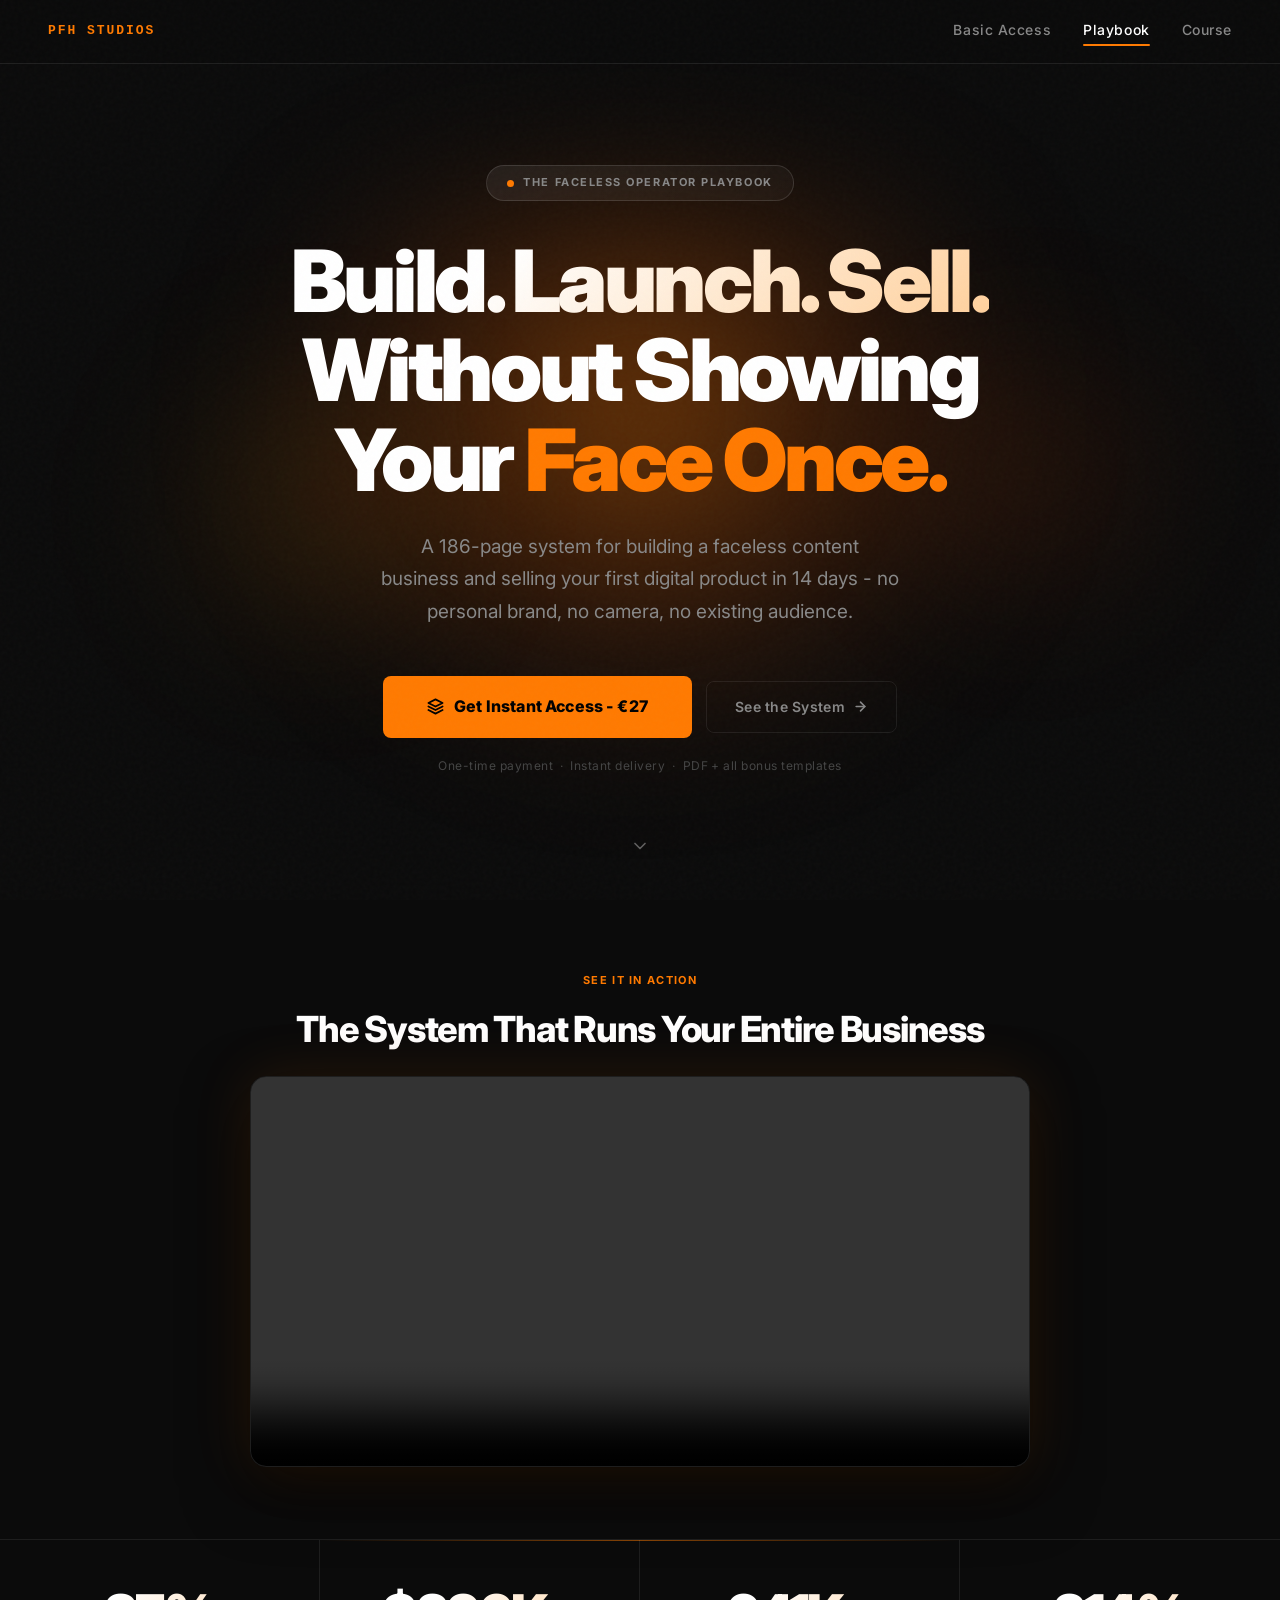
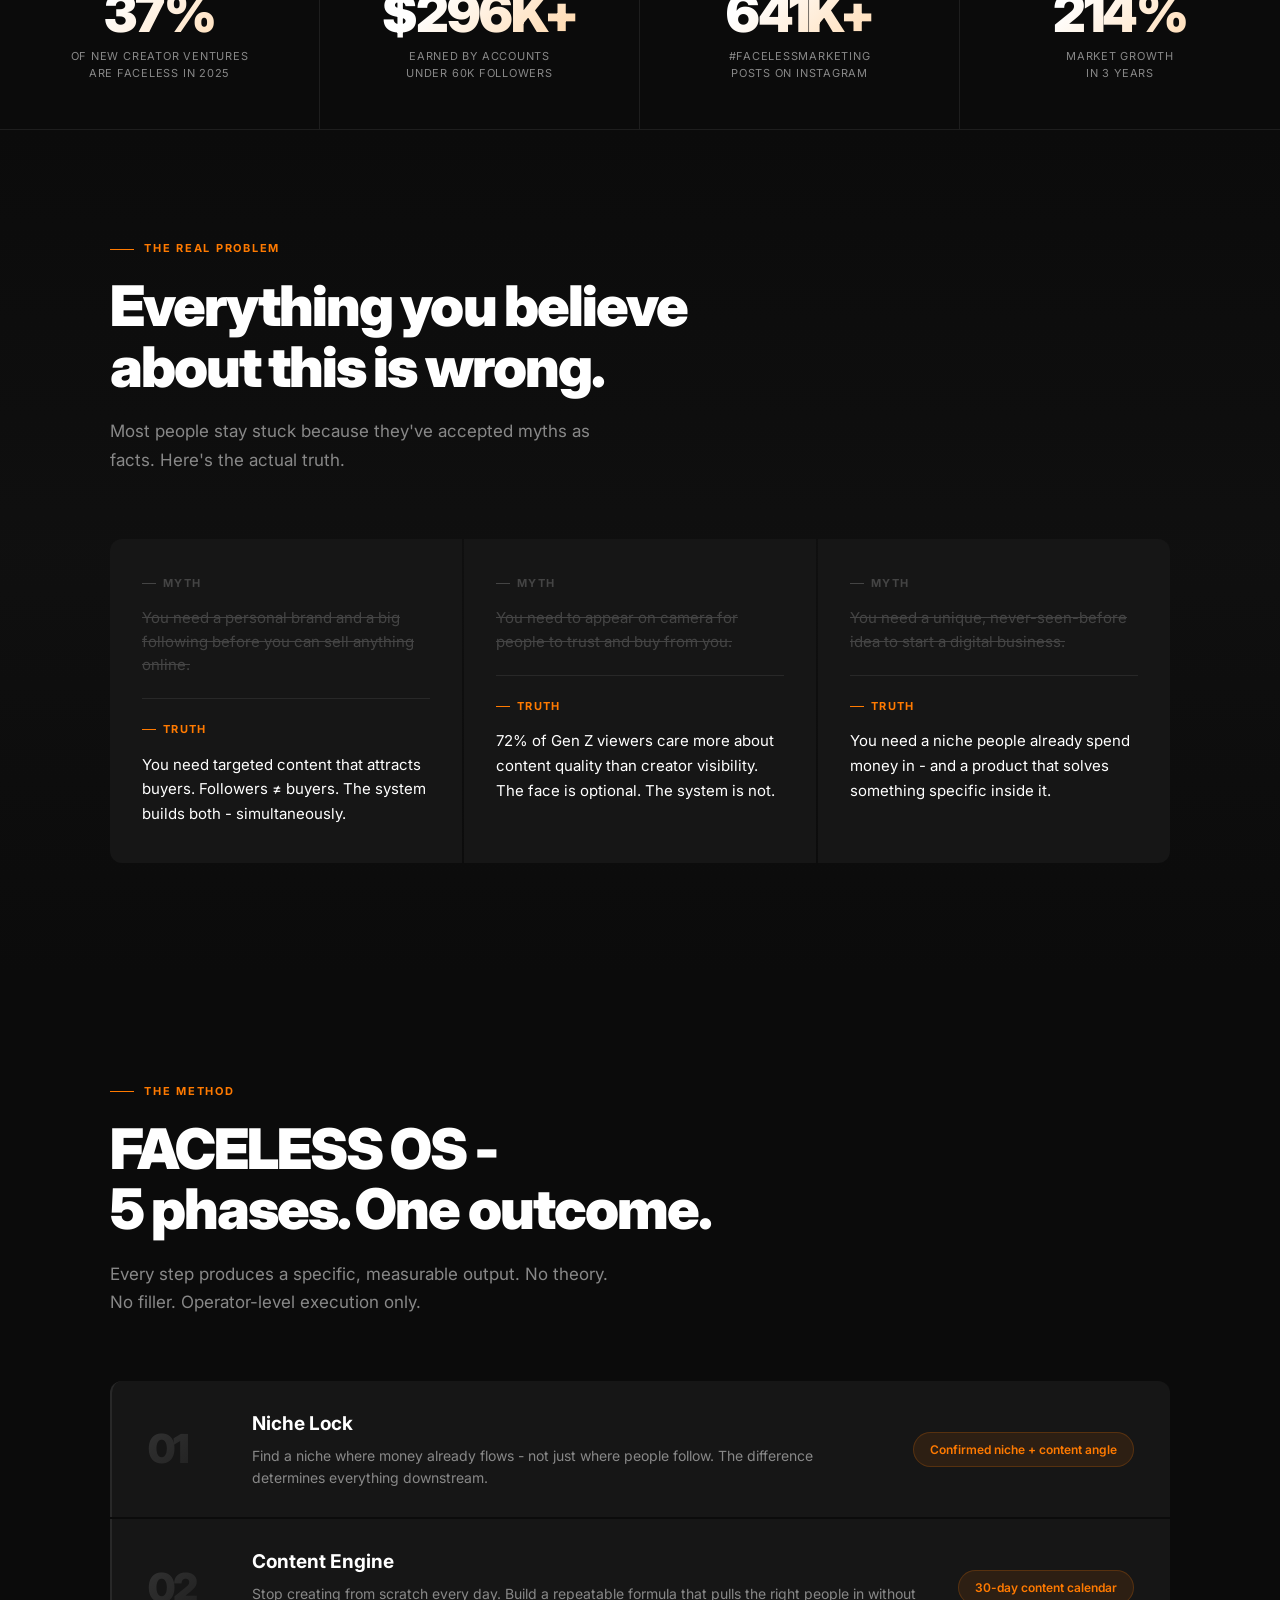
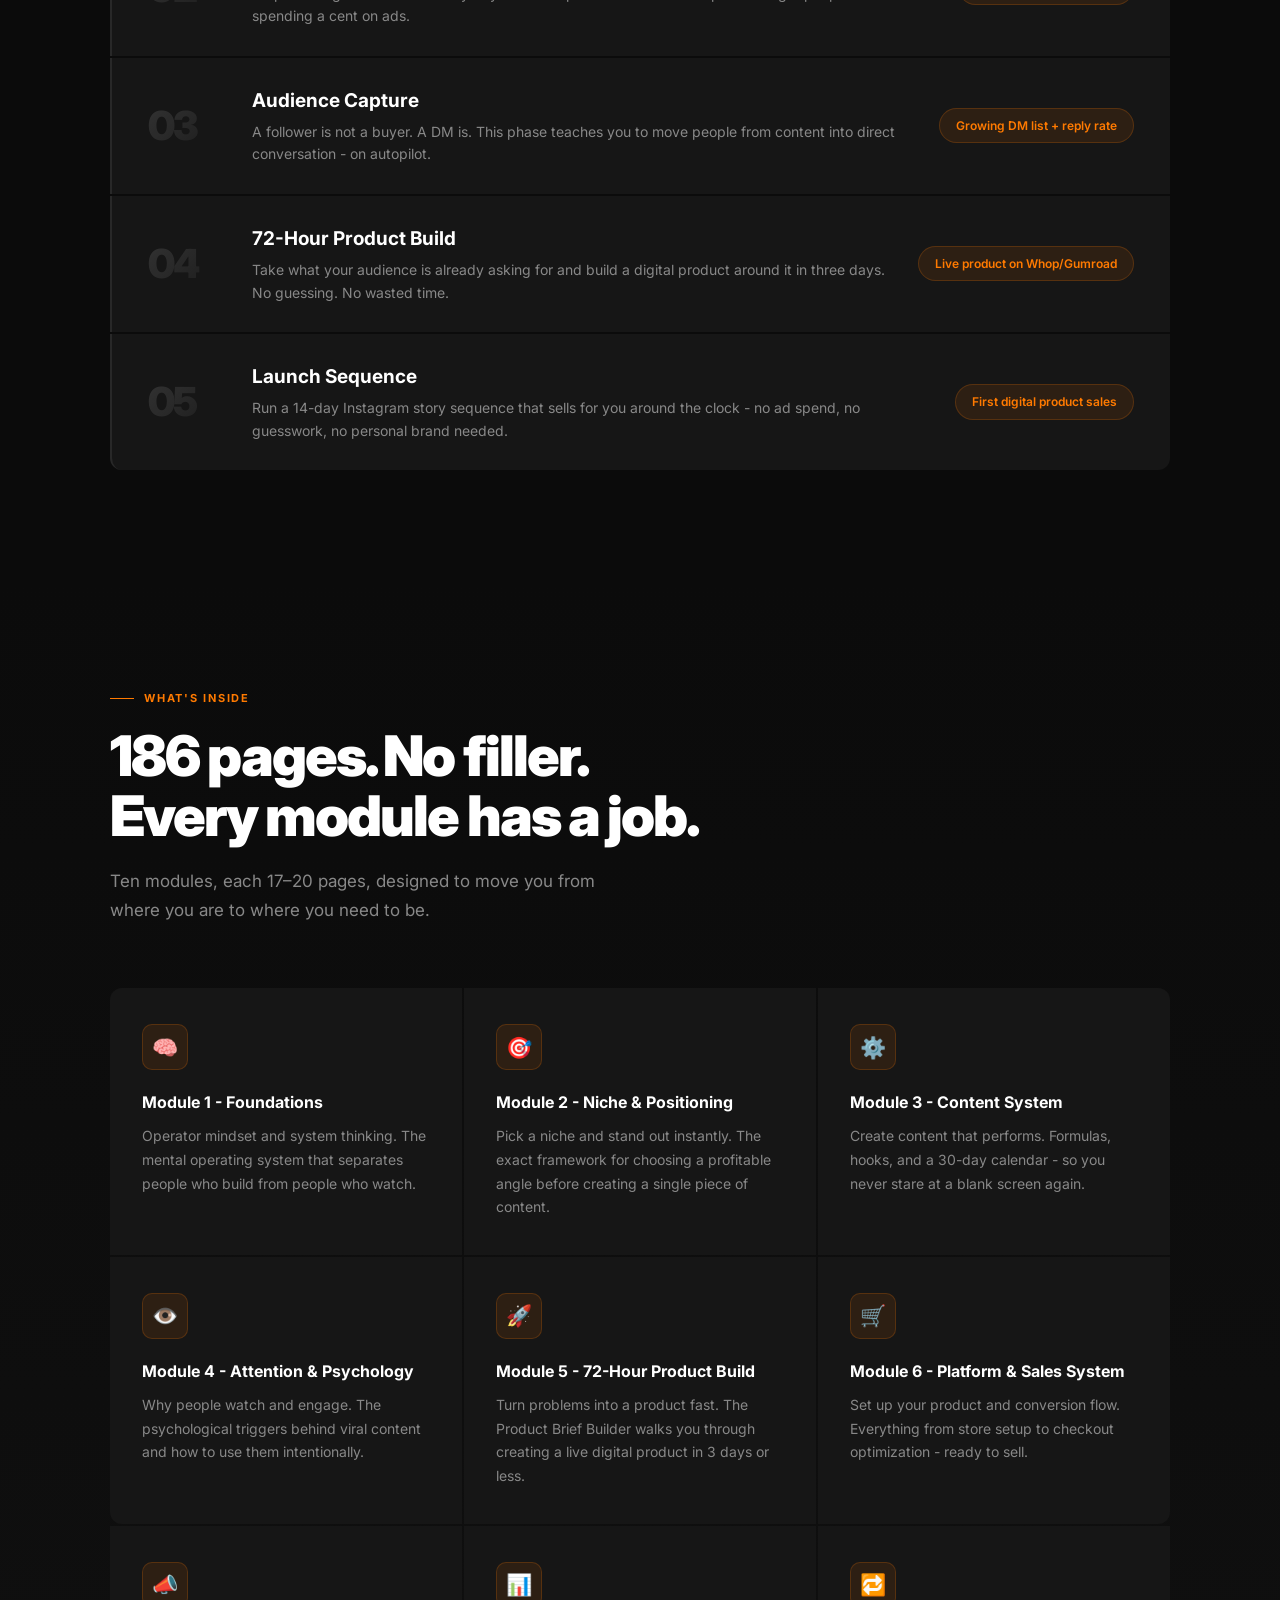
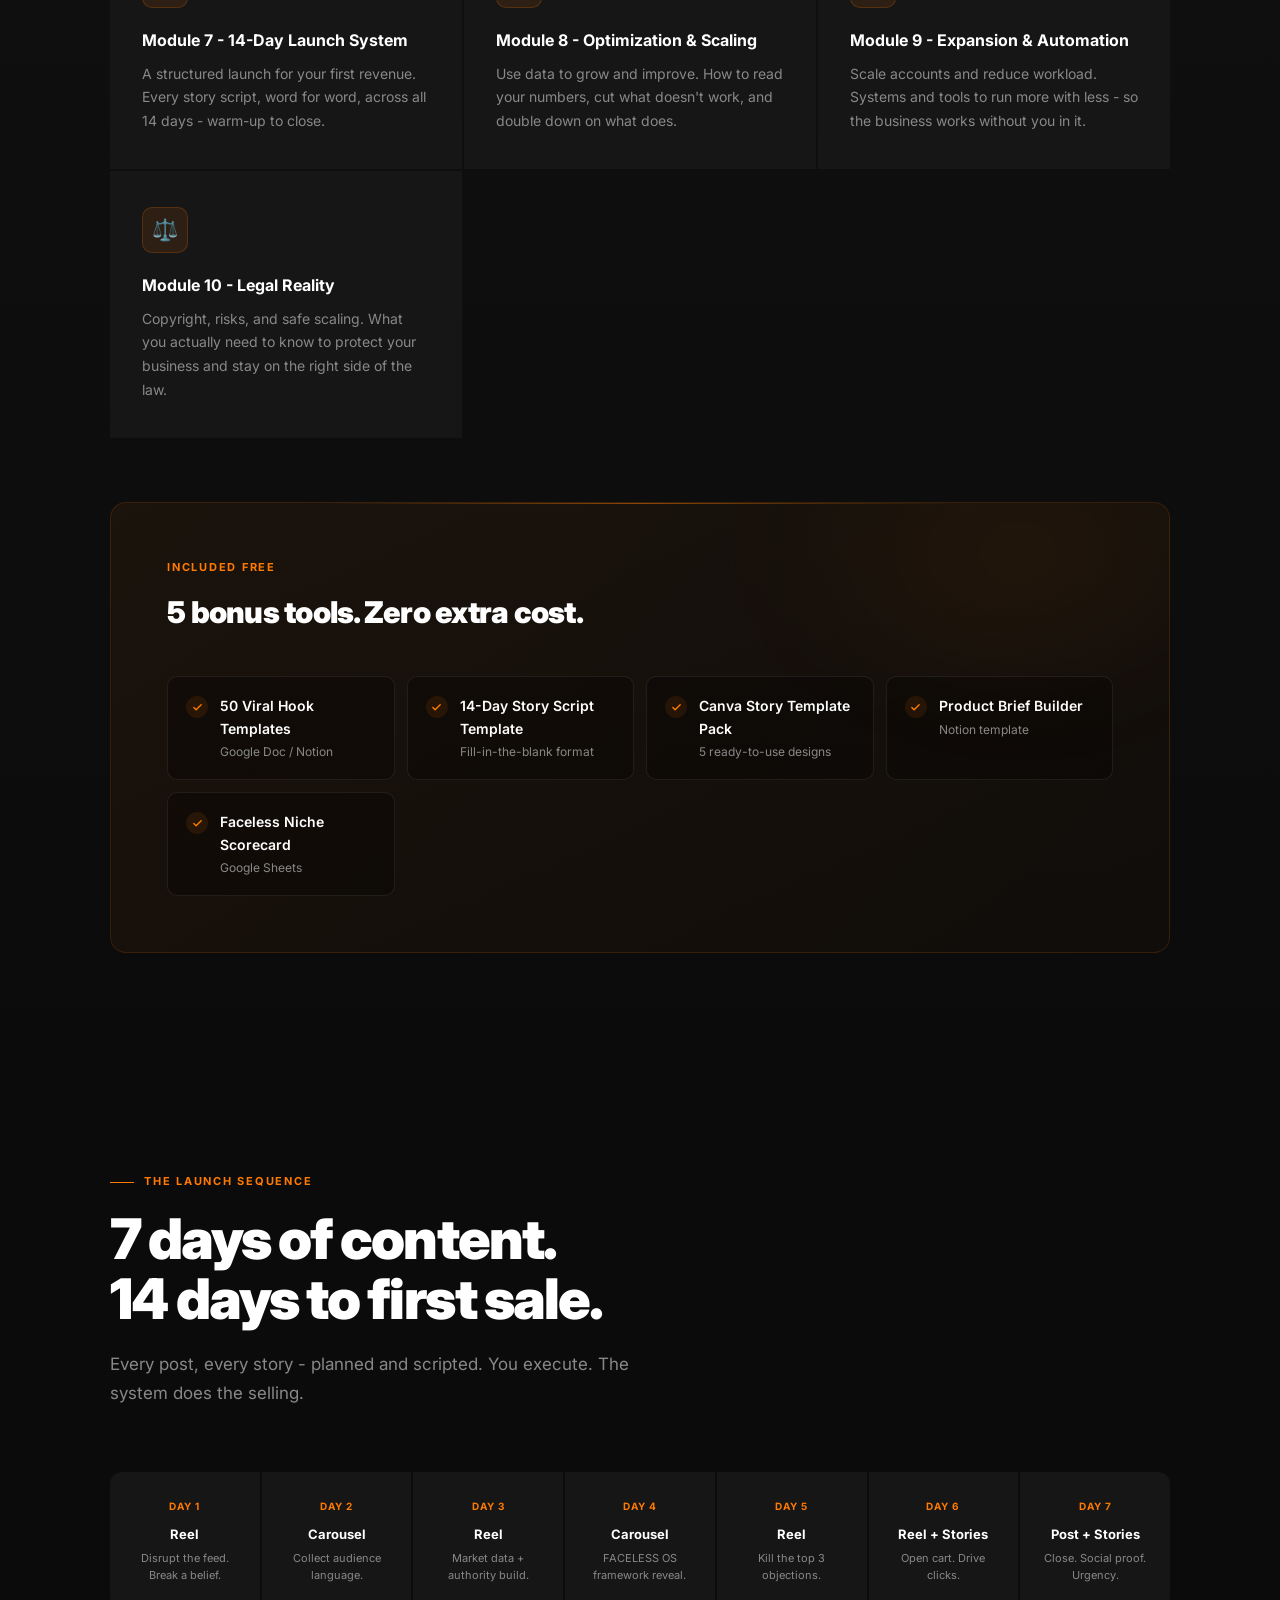
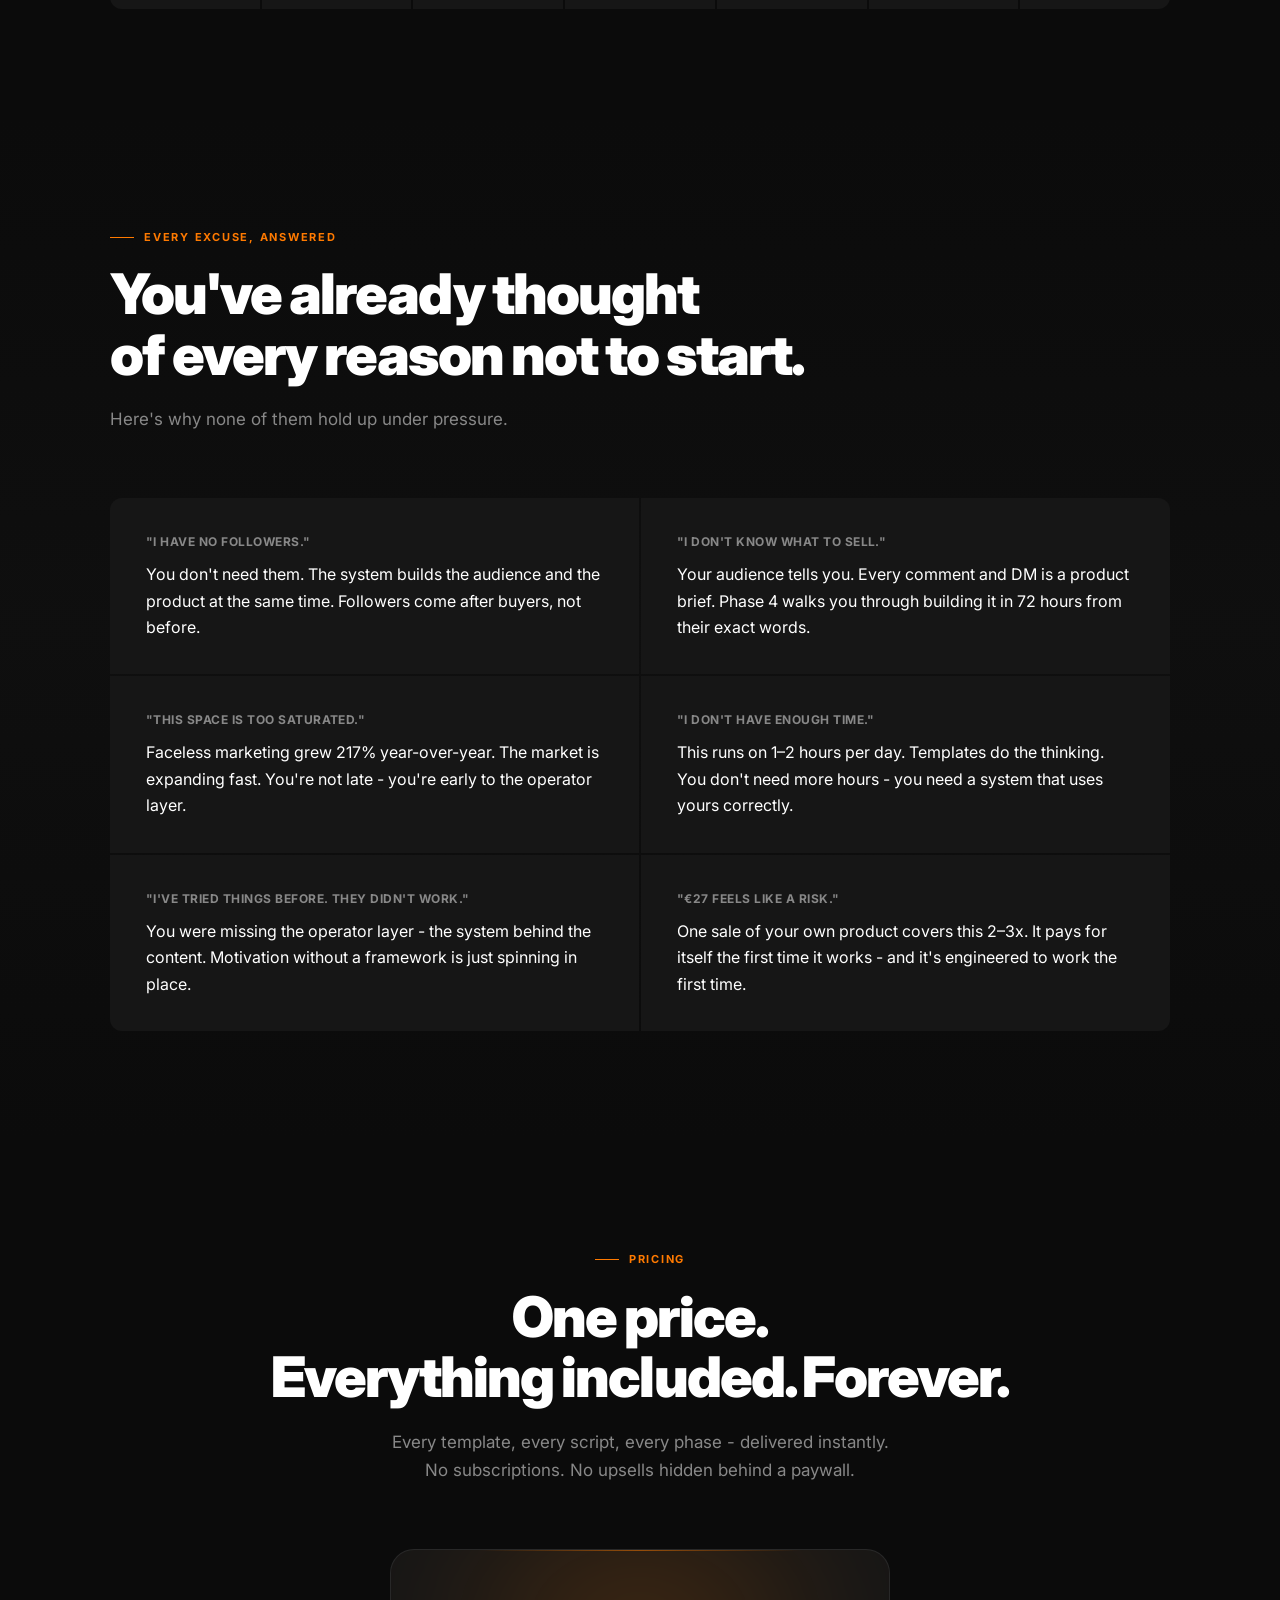
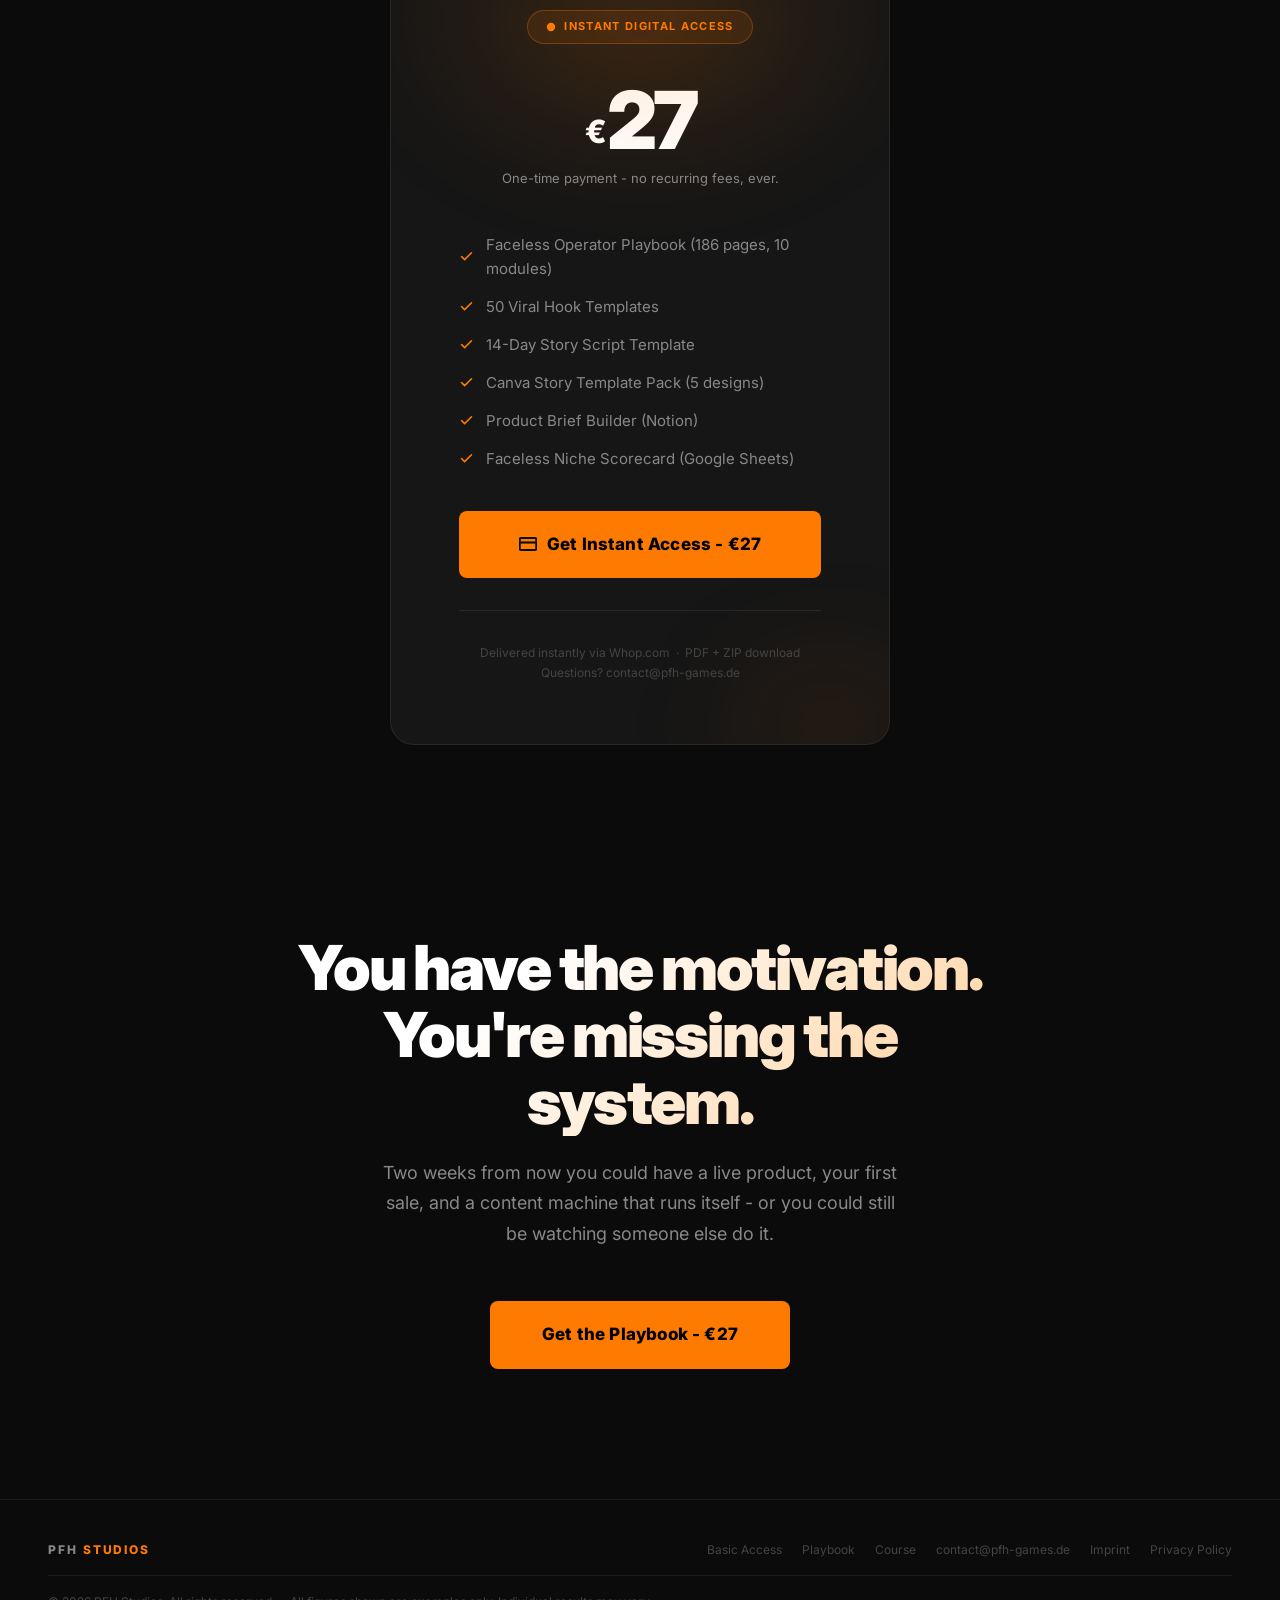
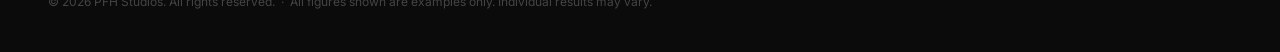
<file: Website-Product/index.html>
<!DOCTYPE html>
<html lang="en">

<head>
  <meta charset="UTF-8" />
  <meta name="viewport" content="width=device-width, initial-scale=1.0" />
  <title>The Faceless Operator Playbook - Build & Sell Without Showing Your Face</title>
  <meta name="description"
    content="A 186-page system across 10 modules for building a faceless content business and launching your first digital product in 14 days. No face. No audience. No experience." />
  <link rel="preconnect" href="https://fonts.googleapis.com" />
  <link rel="preconnect" href="https://fonts.gstatic.com" crossorigin />
  <link href="https://fonts.googleapis.com/css2?family=Inter:wght@300;400;500;600;700;800;900&display=swap"
    rel="stylesheet" />
  <link rel="stylesheet" href="shared/nav.css" />
  <style>
    *,
    *::before,
    *::after {
      box-sizing: border-box;
      margin: 0;
      padding: 0;
    }

    :root {
      --bg: #0B0B0B;
      --surface: rgba(255, 255, 255, 0.03);
      --card: #161616;
      --border: rgba(255, 255, 255, 0.08);
      --border-hover: rgba(255, 122, 0, 0.35);
      --accent: #FF7A00;
      --accent-dim: rgba(255, 122, 0, 0.10);
      --accent-glow: rgba(255, 122, 0, 0.30);
      --accent-glow-strong: rgba(255, 122, 0, 0.50);
      --accent-light: #FFCF99;
      --text: #FFFFFF;
      --muted: #888;
      --subtle: #444;
      --transition: all 0.3s ease;
    }

    html {
      scroll-behavior: smooth;
    }

    body {
      font-family: 'Inter', sans-serif;
      background: var(--bg);
      color: var(--text);
      line-height: 1.6;
      -webkit-font-smoothing: antialiased;
      overflow-x: hidden;
    }

    /* ─── NOISE GRAIN OVERLAY ─── */
    body::before {
      content: '';
      position: fixed;
      inset: 0;
      background-image: url("data:image/svg+xml,%3Csvg viewBox='0 0 256 256' xmlns='http://www.w3.org/2000/svg'%3E%3Cfilter id='noise'%3E%3CfeTurbulence type='fractalNoise' baseFrequency='0.9' numOctaves='4' stitchTiles='stitch'/%3E%3C/filter%3E%3Crect width='100%25' height='100%25' filter='url(%23noise)' opacity='1'/%3E%3C/svg%3E");
      opacity: 0.025;
      pointer-events: none;
      z-index: 9999;
    }

    /* ─── KEYFRAMES ─── */
    @keyframes nebula-breathe {

      0%,
      100% {
        transform: scale(1);
        opacity: 0.7;
      }

      50% {
        transform: scale(1.12);
        opacity: 1;
      }
    }

    @keyframes nebula-drift {

      0%,
      100% {
        transform: translateY(0) scale(1);
      }

      50% {
        transform: translateY(-28px) scale(1.06);
      }
    }

    @keyframes fade-in-down {
      from {
        opacity: 0;
        transform: translateY(-14px);
      }

      to {
        opacity: 1;
        transform: translateY(0);
      }
    }

    @keyframes fade-in-up {
      from {
        opacity: 0;
        transform: translateY(22px);
      }

      to {
        opacity: 1;
        transform: translateY(0);
      }
    }

    @keyframes scroll-bounce {

      0%,
      100% {
        transform: translateY(0);
      }

      50% {
        transform: translateY(8px);
      }
    }

    @keyframes pulse-dot {

      0%,
      100% {
        box-shadow: 0 0 0 0 rgba(255, 122, 0, 0.5);
      }

      50% {
        box-shadow: 0 0 0 6px rgba(255, 122, 0, 0);
      }
    }

    @keyframes border-glow {

      0%,
      100% {
        opacity: 0.5;
      }

      50% {
        opacity: 1;
      }
    }

    @keyframes count-up {
      from {
        opacity: 0;
        transform: translateY(8px);
      }

      to {
        opacity: 1;
        transform: translateY(0);
      }
    }

    /* ─── NAV handled by shared/nav.css ─── */

    /* ─── HERO ─── */
    .hero {
      min-height: 100vh;
      display: flex;
      flex-direction: column;
      justify-content: center;
      align-items: center;
      text-align: center;
      padding: 140px 24px 100px;
      position: relative;
      overflow: hidden;
    }

    .hero-nebula {
      position: absolute;
      width: 760px;
      height: 560px;
      left: 50%;
      top: 52%;
      transform: translate(-50%, -50%);
      background: radial-gradient(ellipse at 50% 40%, rgba(255, 122, 0, 0.45) 0%, rgba(255, 100, 0, 0.22) 28%, rgba(180, 60, 0, 0.07) 60%, transparent 75%);
      filter: blur(72px);
      animation: nebula-breathe 6s ease-in-out infinite;
      pointer-events: none;
    }

    .hero-nebula-left {
      position: absolute;
      width: 320px;
      height: 320px;
      left: 12%;
      top: 38%;
      background: radial-gradient(circle, rgba(255, 140, 0, 0.18) 0%, transparent 70%);
      filter: blur(80px);
      animation: nebula-drift 9s ease-in-out infinite;
      pointer-events: none;
    }

    .hero-nebula-right {
      position: absolute;
      width: 300px;
      height: 300px;
      right: 8%;
      top: 36%;
      background: radial-gradient(circle, rgba(255, 80, 0, 0.16) 0%, transparent 70%);
      filter: blur(80px);
      animation: nebula-drift 11s ease-in-out infinite alternate-reverse;
      pointer-events: none;
    }

    .hero-content {
      position: relative;
      z-index: 2;
    }

    .hero-badge {
      display: inline-flex;
      align-items: center;
      gap: 9px;
      background: linear-gradient(135deg, rgba(255, 255, 255, 0.07), rgba(255, 255, 255, 0.03));
      border: 1px solid rgba(255, 255, 255, 0.12);
      padding: 8px 20px;
      border-radius: 100px;
      font-size: 11px;
      font-weight: 700;
      letter-spacing: 0.14em;
      text-transform: uppercase;
      color: var(--muted);
      margin-bottom: 36px;
      animation: fade-in-down 0.8s ease both;
    }

    .hero-badge-dot {
      width: 7px;
      height: 7px;
      background: var(--accent);
      border-radius: 50%;
      animation: pulse-dot 2s infinite;
    }

    h1 {
      font-size: clamp(42px, 7.5vw, 86px);
      font-weight: 900;
      line-height: 1.04;
      letter-spacing: -0.04em;
      max-width: 860px;
      margin-bottom: 26px;
      animation: fade-in-up 0.9s ease 0.1s both;
    }

    h1 .gradient-text {
      background: linear-gradient(135deg, #fff 30%, var(--accent-light) 100%);
      -webkit-background-clip: text;
      -webkit-text-fill-color: transparent;
      background-clip: text;
    }

    h1 .accent-text {
      color: var(--accent);
    }

    .hero-sub {
      font-size: clamp(16px, 2.2vw, 19px);
      color: var(--muted);
      max-width: 520px;
      line-height: 1.7;
      margin: 0 auto 48px;
      animation: fade-in-up 0.9s ease 0.25s both;
    }

    .hero-actions {
      display: flex;
      flex-direction: column;
      align-items: center;
      gap: 18px;
      animation: fade-in-up 0.9s ease 0.4s both;
    }

    .btn-primary {
      display: inline-flex;
      align-items: center;
      gap: 10px;
      background: var(--accent);
      color: #000;
      font-size: 16px;
      font-weight: 800;
      padding: 18px 44px;
      border-radius: 8px;
      text-decoration: none;
      letter-spacing: 0.01em;
      transition: var(--transition);
      position: relative;
      overflow: hidden;
    }

    .btn-primary::before {
      content: '';
      position: absolute;
      inset: 0;
      background: linear-gradient(135deg, rgba(255, 255, 255, 0.18) 0%, transparent 60%);
      opacity: 0;
      transition: opacity 0.3s;
    }

    .btn-primary:hover {
      transform: translateY(-2px);
      box-shadow: 0 12px 48px rgba(255, 122, 0, 0.45);
    }

    .btn-primary:hover::before {
      opacity: 1;
    }

    .btn-secondary {
      display: inline-flex;
      align-items: center;
      gap: 8px;
      background: transparent;
      color: var(--muted);
      font-size: 14px;
      font-weight: 600;
      padding: 14px 28px;
      border-radius: 8px;
      border: 1px solid var(--border);
      text-decoration: none;
      letter-spacing: 0.02em;
      transition: var(--transition);
    }

    .btn-secondary:hover {
      border-color: var(--border-hover);
      color: var(--text);
      background: rgba(255, 122, 0, 0.05);
    }

    .hero-row-btns {
      display: flex;
      align-items: center;
      gap: 14px;
      flex-wrap: wrap;
      justify-content: center;
    }

    .hero-proof {
      font-size: 12px;
      color: var(--subtle);
      letter-spacing: 0.04em;
    }

    .hero-scroll {
      position: absolute;
      bottom: 36px;
      left: 50%;
      transform: translateX(-50%);
      opacity: 0.35;
      animation: scroll-bounce 2s ease-in-out infinite;
      z-index: 2;
    }

    /* ─── VIDEO SECTION ─── */
    .video-section {
      padding: 72px 24px;
      display: flex;
      flex-direction: column;
      align-items: center;
      gap: 20px;
    }

    .video-eyebrow {
      font-size: 11px;
      font-weight: 700;
      letter-spacing: 0.12em;
      text-transform: uppercase;
      color: var(--accent);
    }

    .video-section h2 {
      font-size: clamp(22px, 4vw, 36px);
      font-weight: 800;
      text-align: center;
      color: #fff;
      margin: 0;
    }

    .video-wrapper {
      width: 100%;
      max-width: 780px;
      border-radius: 16px;
      overflow: hidden;
      border: 1px solid var(--border);
      box-shadow: 0 0 60px rgba(255, 122, 0, 0.12), 0 24px 64px rgba(0, 0, 0, 0.6);
      margin-top: 8px;
    }

    .video-wrapper video {
      width: 100%;
      display: block;
    }

    /* ─── TRUST STRIP ─── */
    .trust-strip {
      border-top: 1px solid var(--border);
      border-bottom: 1px solid var(--border);
      padding: 0;
      display: grid;
      grid-template-columns: repeat(4, 1fr);
      position: relative;
    }

    .trust-strip::before {
      content: '';
      position: absolute;
      top: 0;
      left: 50%;
      transform: translateX(-50%);
      width: 50%;
      height: 1px;
      background: linear-gradient(90deg, transparent, var(--accent-glow-strong), transparent);
      animation: border-glow 3s ease-in-out infinite;
    }

    .trust-item {
      text-align: center;
      padding: 48px 24px;
      border-right: 1px solid var(--border);
      position: relative;
    }

    .trust-item:last-child {
      border-right: none;
    }

    .trust-number {
      font-size: clamp(32px, 5vw, 52px);
      font-weight: 900;
      letter-spacing: -0.04em;
      line-height: 1;
      margin-bottom: 8px;
      background: linear-gradient(135deg, #fff 30%, var(--accent-light) 100%);
      -webkit-background-clip: text;
      -webkit-text-fill-color: transparent;
      background-clip: text;
      display: block;
    }

    .trust-label {
      font-size: 11px;
      color: var(--muted);
      letter-spacing: 0.07em;
      text-transform: uppercase;
      line-height: 1.5;
    }

    /* ─── SECTIONS ─── */
    section {
      padding: 110px 24px;
    }

    .container {
      max-width: 1060px;
      margin: 0 auto;
    }

    .section-eyebrow {
      font-size: 11px;
      font-weight: 700;
      letter-spacing: 0.16em;
      text-transform: uppercase;
      color: var(--accent);
      margin-bottom: 18px;
      display: flex;
      align-items: center;
      gap: 10px;
    }

    .section-eyebrow::before {
      content: '';
      display: block;
      width: 24px;
      height: 1px;
      background: var(--accent);
    }

    h2 {
      font-size: clamp(32px, 5vw, 56px);
      font-weight: 900;
      letter-spacing: -0.035em;
      line-height: 1.08;
      margin-bottom: 20px;
    }

    .section-sub {
      font-size: 17px;
      color: var(--muted);
      max-width: 520px;
      line-height: 1.7;
    }

    /* ─── PROBLEM ─── */
    .problem-section {
      background: linear-gradient(180deg, var(--bg) 0%, rgba(22, 22, 22, 0.4) 50%, var(--bg) 100%);
    }

    .beliefs-grid {
      display: grid;
      grid-template-columns: 1fr 1fr 1fr;
      gap: 2px;
      margin-top: 64px;
    }

    .belief-card {
      background: var(--card);
      padding: 36px 32px;
      position: relative;
      overflow: hidden;
      transition: var(--transition);
    }

    .belief-card::after {
      content: '';
      position: absolute;
      bottom: 0;
      left: 0;
      right: 0;
      height: 2px;
      background: linear-gradient(90deg, transparent, var(--accent), transparent);
      opacity: 0;
      transition: opacity 0.3s;
    }

    .belief-card:hover {
      background: #1e1e1e;
    }

    .belief-card:hover::after {
      opacity: 1;
    }

    .belief-card:first-child {
      border-radius: 12px 0 0 12px;
    }

    .belief-card:last-child {
      border-radius: 0 12px 12px 0;
    }

    .belief-myth {
      font-size: 11px;
      font-weight: 700;
      letter-spacing: 0.12em;
      text-transform: uppercase;
      color: var(--subtle);
      margin-bottom: 14px;
      display: flex;
      align-items: center;
      gap: 7px;
    }

    .belief-myth::before {
      content: '';
      width: 14px;
      height: 1px;
      background: var(--subtle);
    }

    .belief-myth-text {
      font-size: 15px;
      color: var(--subtle);
      text-decoration: line-through;
      text-decoration-color: var(--subtle);
      line-height: 1.55;
      margin-bottom: 22px;
    }

    .belief-divider {
      width: 100%;
      height: 1px;
      background: var(--border);
      margin-bottom: 22px;
    }

    .belief-truth-label {
      font-size: 11px;
      font-weight: 700;
      letter-spacing: 0.12em;
      text-transform: uppercase;
      color: var(--accent);
      margin-bottom: 14px;
      display: flex;
      align-items: center;
      gap: 7px;
    }

    .belief-truth-label::before {
      content: '';
      width: 14px;
      height: 1px;
      background: var(--accent);
    }

    .belief-truth-text {
      font-size: 15px;
      color: var(--text);
      line-height: 1.65;
    }

    /* ─── SYSTEM ─── */
    .phases {
      display: flex;
      flex-direction: column;
      gap: 2px;
      margin-top: 64px;
    }

    .phase {
      display: grid;
      grid-template-columns: 72px 1fr auto;
      align-items: center;
      gap: 32px;
      background: var(--card);
      padding: 28px 36px;
      border-left: 2px solid var(--border);
      transition: var(--transition);
      cursor: default;
      position: relative;
      overflow: hidden;
    }

    .phase::before {
      content: '';
      position: absolute;
      inset: 0;
      background: linear-gradient(90deg, rgba(255, 122, 0, 0.04) 0%, transparent 60%);
      opacity: 0;
      transition: opacity 0.3s;
    }

    .phase:first-child {
      border-radius: 12px 12px 0 0;
    }

    .phase:last-child {
      border-radius: 0 0 12px 12px;
    }

    .phase:hover {
      border-left-color: var(--accent);
      background: #1a1a1a;
    }

    .phase:hover::before {
      opacity: 1;
    }

    .phase-index {
      font-size: 40px;
      font-weight: 900;
      letter-spacing: -0.06em;
      line-height: 1;
      background: linear-gradient(135deg, rgba(255, 255, 255, 0.12), rgba(255, 255, 255, 0.03));
      -webkit-background-clip: text;
      -webkit-text-fill-color: transparent;
      background-clip: text;
      user-select: none;
    }

    .phase-name {
      font-size: 19px;
      font-weight: 700;
      margin-bottom: 5px;
    }

    .phase-desc {
      font-size: 14px;
      color: var(--muted);
      line-height: 1.6;
    }

    .phase-pill {
      font-size: 12px;
      font-weight: 600;
      color: var(--accent);
      background: var(--accent-dim);
      border: 1px solid rgba(255, 122, 0, 0.2);
      padding: 7px 16px;
      border-radius: 100px;
      white-space: nowrap;
      flex-shrink: 0;
    }

    /* ─── INSIDE ─── */
    .inside-grid {
      display: grid;
      grid-template-columns: repeat(3, 1fr);
      gap: 2px;
      margin-top: 64px;
    }

    .inside-card {
      background: var(--card);
      padding: 36px 32px;
      position: relative;
      overflow: hidden;
      transition: var(--transition);
    }

    .inside-card:nth-child(1) {
      border-radius: 12px 0 0 0;
    }

    .inside-card:nth-child(2) {
      border-radius: 0;
    }

    .inside-card:nth-child(3) {
      border-radius: 0 12px 0 0;
    }

    .inside-card:nth-child(4) {
      border-radius: 0 0 0 12px;
    }

    .inside-card:nth-child(5) {
      border-radius: 0;
    }

    .inside-card:nth-child(6) {
      border-radius: 0 0 12px 0;
    }

    .inside-card:hover {
      background: #1e1e1e;
    }

    .inside-card-glow {
      position: absolute;
      width: 140px;
      height: 140px;
      bottom: -50px;
      right: -50px;
      background: radial-gradient(circle, var(--accent-glow) 0%, transparent 70%);
      filter: blur(20px);
      opacity: 0;
      transition: opacity 0.4s;
      pointer-events: none;
    }

    .inside-card:hover .inside-card-glow {
      opacity: 1;
    }

    .inside-icon {
      width: 46px;
      height: 46px;
      background: var(--accent-dim);
      border: 1px solid rgba(255, 122, 0, 0.2);
      border-radius: 10px;
      display: flex;
      align-items: center;
      justify-content: center;
      font-size: 21px;
      margin-bottom: 22px;
    }

    .inside-card h3 {
      font-size: 16px;
      font-weight: 700;
      margin-bottom: 10px;
      line-height: 1.35;
    }

    .inside-card p {
      font-size: 14px;
      color: var(--muted);
      line-height: 1.7;
    }

    /* ─── BONUSES ─── */
    .bonus-panel {
      background: linear-gradient(135deg, rgba(255, 122, 0, 0.06) 0%, rgba(180, 80, 0, 0.03) 100%);
      border: 1px solid rgba(255, 122, 0, 0.15);
      border-radius: 16px;
      padding: 56px;
      margin-top: 64px;
      position: relative;
      overflow: hidden;
    }

    .bonus-panel::before {
      content: '';
      position: absolute;
      top: 0;
      left: 50%;
      transform: translateX(-50%);
      width: 60%;
      height: 1px;
      background: linear-gradient(90deg, transparent, var(--accent-glow-strong), transparent);
    }

    .bonus-panel-glow {
      position: absolute;
      width: 500px;
      height: 300px;
      top: -100px;
      right: -100px;
      background: radial-gradient(ellipse, rgba(255, 122, 0, 0.08) 0%, transparent 70%);
      filter: blur(60px);
      pointer-events: none;
    }

    .bonus-eyebrow {
      font-size: 11px;
      font-weight: 700;
      letter-spacing: 0.16em;
      text-transform: uppercase;
      color: var(--accent);
      margin-bottom: 12px;
    }

    .bonus-title {
      font-size: 30px;
      font-weight: 900;
      letter-spacing: -0.025em;
      margin-bottom: 40px;
    }

    .bonus-grid {
      display: grid;
      grid-template-columns: repeat(auto-fit, minmax(210px, 1fr));
      gap: 12px;
    }

    .bonus-item {
      display: flex;
      align-items: flex-start;
      gap: 12px;
      padding: 18px;
      background: rgba(0, 0, 0, 0.3);
      border: 1px solid var(--border);
      border-radius: 10px;
      transition: var(--transition);
    }

    .bonus-item:hover {
      border-color: var(--border-hover);
      background: rgba(255, 122, 0, 0.04);
    }

    .bonus-check {
      width: 22px;
      height: 22px;
      background: var(--accent-dim);
      border-radius: 50%;
      display: flex;
      align-items: center;
      justify-content: center;
      flex-shrink: 0;
      margin-top: 1px;
    }

    .bonus-item-name {
      font-size: 14px;
      font-weight: 600;
    }

    .bonus-item-type {
      font-size: 12px;
      color: var(--muted);
      margin-top: 2px;
    }

    /* ─── OBJECTIONS ─── */
    .objections-grid {
      display: grid;
      grid-template-columns: 1fr 1fr;
      gap: 2px;
      margin-top: 64px;
    }

    .objection-card {
      background: var(--card);
      padding: 34px;
      transition: var(--transition);
      border-left: 2px solid transparent;
    }

    .objection-card:nth-child(1) {
      border-radius: 12px 0 0 0;
    }

    .objection-card:nth-child(2) {
      border-radius: 0 12px 0 0;
    }

    .objection-card:nth-child(5) {
      border-radius: 0 0 0 12px;
    }

    .objection-card:nth-child(6) {
      border-radius: 0 0 12px 0;
    }

    .objection-card:hover {
      background: #1e1e1e;
      border-left-color: var(--accent);
    }

    .objection-q {
      font-size: 12px;
      font-weight: 700;
      color: var(--muted);
      letter-spacing: 0.04em;
      margin-bottom: 10px;
      text-transform: uppercase;
    }

    .objection-a {
      font-size: 16px;
      color: var(--text);
      line-height: 1.65;
    }

    /* ─── LAUNCH TIMELINE ─── */
    .timeline {
      display: grid;
      grid-template-columns: repeat(7, 1fr);
      gap: 2px;
      margin-top: 64px;
    }

    .timeline-day {
      background: var(--card);
      padding: 24px 18px;
      text-align: center;
      transition: var(--transition);
      cursor: default;
      border-top: 2px solid transparent;
    }

    .timeline-day:first-child {
      border-radius: 12px 0 0 12px;
    }

    .timeline-day:last-child {
      border-radius: 0 12px 12px 0;
    }

    .timeline-day:hover {
      background: #1e1e1e;
      border-top-color: var(--accent);
    }

    .timeline-day-num {
      font-size: 10px;
      font-weight: 700;
      letter-spacing: 0.1em;
      text-transform: uppercase;
      color: var(--accent);
      margin-bottom: 10px;
    }

    .timeline-day-type {
      font-size: 13px;
      font-weight: 700;
      margin-bottom: 6px;
    }

    .timeline-day-obj {
      font-size: 11px;
      color: var(--muted);
      line-height: 1.55;
    }

    /* ─── PRICING ─── */
    .pricing-outer {
      display: flex;
      justify-content: center;
      margin-top: 64px;
    }

    .pricing-card {
      background: var(--card);
      border: 1px solid var(--border);
      border-radius: 24px;
      padding: 60px 68px;
      text-align: center;
      max-width: 500px;
      width: 100%;
      position: relative;
      overflow: hidden;
    }

    .pricing-card-glow-top {
      position: absolute;
      top: -80px;
      left: 50%;
      transform: translateX(-50%);
      width: 500px;
      height: 300px;
      background: radial-gradient(ellipse, rgba(255, 122, 0, 0.22) 0%, transparent 70%);
      filter: blur(60px);
      pointer-events: none;
    }

    .pricing-card-glow-bot {
      position: absolute;
      bottom: -80px;
      right: -80px;
      width: 280px;
      height: 200px;
      background: radial-gradient(ellipse, rgba(180, 80, 0, 0.14) 0%, transparent 70%);
      filter: blur(50px);
      pointer-events: none;
    }

    .pricing-card::before {
      content: '';
      position: absolute;
      top: 0;
      left: 50%;
      transform: translateX(-50%);
      width: 65%;
      height: 1px;
      background: linear-gradient(90deg, transparent, var(--accent-glow-strong), transparent);
      animation: border-glow 3s ease-in-out infinite;
    }

    .pricing-badge-row {
      display: flex;
      justify-content: center;
      margin-bottom: 36px;
    }

    .pricing-badge {
      display: inline-flex;
      align-items: center;
      gap: 8px;
      background: var(--accent-dim);
      border: 1px solid rgba(255, 122, 0, 0.3);
      color: var(--accent);
      font-size: 11px;
      font-weight: 700;
      letter-spacing: 0.12em;
      text-transform: uppercase;
      padding: 7px 18px;
      border-radius: 100px;
    }

    .price-block {
      margin-bottom: 8px;
    }

    .price-currency {
      font-size: 32px;
      font-weight: 800;
      vertical-align: super;
      line-height: 1;
    }

    .price-amount {
      font-size: 80px;
      font-weight: 900;
      letter-spacing: -0.05em;
      line-height: 1;
    }

    .price-note {
      font-size: 13px;
      color: var(--muted);
      margin-bottom: 44px;
    }

    .pricing-features {
      list-style: none;
      text-align: left;
      display: flex;
      flex-direction: column;
      gap: 14px;
      margin-bottom: 40px;
    }

    .pricing-features li {
      display: flex;
      align-items: center;
      gap: 12px;
      font-size: 15px;
      color: var(--muted);
    }

    .pricing-features li svg {
      color: var(--accent);
      flex-shrink: 0;
    }

    .pricing-divider {
      border: none;
      border-top: 1px solid var(--border);
      margin: 32px 0;
    }

    .pricing-foot {
      font-size: 12px;
      color: var(--subtle);
      line-height: 1.7;
    }

    /* ─── FINAL CTA ─── */
    .final-cta {
      text-align: center;
      padding: 80px 24px 130px;
    }

    .final-cta-inner {
      max-width: 700px;
      margin: 0 auto;
    }

    .final-cta h2 {
      font-size: clamp(34px, 5.5vw, 62px);
      margin-bottom: 22px;
    }

    .final-cta p {
      font-size: 18px;
      color: var(--muted);
      line-height: 1.7;
      max-width: 520px;
      margin: 0 auto 52px;
    }

    /* ─── FOOTER ─── */
    .site-footer {
      border-top: 1px solid var(--border);
      padding: 40px 48px;
      display: flex;
      justify-content: space-between;
      align-items: center;
      flex-wrap: wrap;
      gap: 16px;
    }

    .footer-brand {
      font-size: 12px;
      font-weight: 800;
      letter-spacing: 0.16em;
      text-transform: uppercase;
      color: var(--muted);
    }

    .footer-brand span { color: var(--accent); }

    .footer-nav {
      display: flex;
      gap: 20px;
      flex-wrap: wrap;
    }

    .footer-nav a {
      font-size: 12px;
      color: var(--subtle);
      text-decoration: none;
      transition: color 0.2s;
    }

    .footer-nav a:hover { color: var(--accent); }

    .footer-copy {
      font-size: 12px;
      color: var(--subtle);
      width: 100%;
      padding-top: 16px;
      border-top: 1px solid var(--border);
      line-height: 1.7;
    }

    /* ─── REVEAL ─── */
    .reveal {
      opacity: 0;
      transform: translateY(28px);
      transition: opacity 0.65s ease, transform 0.65s ease;
    }

    .reveal.visible {
      opacity: 1;
      transform: translateY(0);
    }

    .reveal-delay-1 {
      transition-delay: 0.1s;
    }

    .reveal-delay-2 {
      transition-delay: 0.2s;
    }

    .reveal-delay-3 {
      transition-delay: 0.3s;
    }

    /* ─── RESPONSIVE ─── */
    @media (max-width: 900px) {
      .trust-strip {
        grid-template-columns: 1fr 1fr;
      }

      .trust-item:nth-child(2) {
        border-right: none;
      }

      .trust-item:nth-child(3) {
        border-top: 1px solid var(--border);
      }

      .trust-item:nth-child(4) {
        border-top: 1px solid var(--border);
        border-right: none;
      }

      .beliefs-grid {
        grid-template-columns: 1fr;
      }

      .belief-card:first-child {
        border-radius: 12px 12px 0 0;
      }

      .belief-card:last-child {
        border-radius: 0 0 12px 12px;
      }

      .inside-grid {
        grid-template-columns: 1fr 1fr;
      }

      .inside-card:nth-child(1) {
        border-radius: 12px 0 0 0;
      }

      .inside-card:nth-child(2) {
        border-radius: 0 12px 0 0;
      }

      .inside-card:nth-child(3) {
        border-radius: 0;
      }

      .inside-card:nth-child(4) {
        border-radius: 0;
      }

      .inside-card:nth-child(5) {
        border-radius: 0 0 0 12px;
      }

      .inside-card:nth-child(6) {
        border-radius: 0 0 12px 0;
      }

      .timeline {
        grid-template-columns: repeat(3, 1fr);
      }

      .timeline-day:first-child {
        border-radius: 12px 0 0 0;
      }

      .timeline-day:last-child {
        border-radius: 0 0 12px 12px;
      }

      .phase {
        grid-template-columns: 1fr;
        gap: 10px;
      }

      .phase-index {
        display: none;
      }

      .phase-pill {
        align-self: flex-start;
      }

      .objections-grid {
        grid-template-columns: 1fr;
      }

      .objection-card:nth-child(1) {
        border-radius: 12px 12px 0 0;
      }

      .objection-card:nth-child(2),
      .objection-card:nth-child(3),
      .objection-card:nth-child(4),
      .objection-card:nth-child(5) {
        border-radius: 0;
      }

      .objection-card:nth-child(6) {
        border-radius: 0 0 12px 12px;
      }

      .bonus-panel {
        padding: 36px 24px;
      }

      .pricing-card {
        padding: 44px 28px;
      }
    }

    @media (max-width: 600px) {
      .inside-grid {
        grid-template-columns: 1fr;
      }

      .inside-card:nth-child(1) {
        border-radius: 12px 12px 0 0;
      }

      .inside-card:nth-child(2),
      .inside-card:nth-child(3),
      .inside-card:nth-child(4),
      .inside-card:nth-child(5) {
        border-radius: 0;
      }

      .inside-card:nth-child(6) {
        border-radius: 0 0 12px 12px;
      }

      .timeline {
        grid-template-columns: 1fr;
      }

      .timeline-day:first-child {
        border-radius: 12px 12px 0 0;
      }

      .timeline-day:last-child {
        border-radius: 0 0 12px 12px;
      }

      footer {
        flex-direction: column;
        text-align: center;
        padding: 32px 24px;
      }
    }
  </style>
</head>

<body>

  <!-- NAV -->
  <nav id="site-nav">
    <a href="/" class="nav-logo">PFH STUDIOS</a>
    <div class="nav-links">
      <a href="free.html" class="nav-link" id="nav-free">Basic Access</a>
      <a href="index.html" class="nav-link active" id="nav-playbook">Playbook</a>
      <a href="courses.html" class="nav-link" id="nav-course">Course</a>
    </div>
    <button class="nav-hamburger" id="nav-hamburger" aria-label="Menu" aria-expanded="false">
      <span></span><span></span><span></span>
    </button>
  </nav>
  <div class="nav-drawer" id="nav-drawer">
    <a href="free.html" class="nav-link">Basic Access</a>
    <a href="index.html" class="nav-link active">Playbook</a>
    <a href="courses.html" class="nav-link">Course</a>
  </div>

  <!-- HERO -->
  <section class="hero">
    <div class="hero-nebula"></div>
    <div class="hero-nebula-left"></div>
    <div class="hero-nebula-right"></div>

    <div class="hero-content">
      <div class="hero-badge">
        <div class="hero-badge-dot"></div>
        The Faceless Operator Playbook
      </div>

      <h1>
        <span class="gradient-text">Build. Launch. Sell.</span><br />
        Without Showing<br />Your <span class="accent-text">Face Once.</span>
      </h1>

      <p class="hero-sub">
        A 186-page system for building a faceless content business and selling your first digital product in 14 days - no
        personal brand, no camera, no existing audience.
      </p>

      <div class="hero-actions">
        <div class="hero-row-btns">
          <a href="https://whop.com/checkout/plan_X18enAPMGRj5F" class="btn-primary" target="_blank" rel="noopener">
            <svg width="17" height="17" viewBox="0 0 24 24" fill="none" stroke="currentColor" stroke-width="2.5"
              stroke-linecap="round" stroke-linejoin="round">
              <path d="M12 2L2 7l10 5 10-5-10-5z" />
              <path d="M2 17l10 5 10-5" />
              <path d="M2 12l10 5 10-5" />
            </svg>
            Get Instant Access - €27
          </a>
          <a href="#system" class="btn-secondary">
            See the System
            <svg width="15" height="15" viewBox="0 0 24 24" fill="none" stroke="currentColor" stroke-width="2.5"
              stroke-linecap="round" stroke-linejoin="round">
              <line x1="5" y1="12" x2="19" y2="12" />
              <polyline points="12 5 19 12 12 19" />
            </svg>
          </a>
        </div>
        <p class="hero-proof">One-time payment &nbsp;·&nbsp; Instant delivery &nbsp;·&nbsp; PDF + all bonus templates
        </p>
      </div>
    </div>

    <div class="hero-scroll">
      <svg width="20" height="20" viewBox="0 0 24 24" fill="none" stroke="white" stroke-width="2" stroke-linecap="round"
        stroke-linejoin="round">
        <polyline points="6 9 12 15 18 9" />
      </svg>
    </div>
  </section>

  <!-- VIDEO SECTION -->
  <div class="video-section reveal">
    <div class="video-eyebrow">See It In Action</div>
    <h2>The System That Runs Your Entire Business</h2>
    <div class="video-wrapper">
      <video autoplay muted loop playsinline controls>
        <source src="MotionGraphic.mov" type="video/mp4">
      </video>
    </div>
  </div>

  <!-- TRUST STRIP -->
  <div class="trust-strip">
    <div class="trust-item">
      <span class="trust-number" data-target="38" data-suffix="%">0%</span>
      <div class="trust-label">of new creator ventures<br />are faceless in 2025</div>
    </div>
    <div class="trust-item">
      <span class="trust-number" data-target="300" data-prefix="$" data-suffix="K+">$0K+</span>
      <div class="trust-label">earned by accounts<br />under 60K followers</div>
    </div>
    <div class="trust-item">
      <span class="trust-number" data-target="650" data-suffix="K+">0K+</span>
      <div class="trust-label">#facelessmarketing<br />posts on Instagram</div>
    </div>
    <div class="trust-item">
      <span class="trust-number" data-target="217" data-suffix="%">0%</span>
      <div class="trust-label">market growth<br />in 3 years</div>
    </div>
  </div>

  <!-- PROBLEM -->
  <section class="problem-section">
    <div class="container">
      <div class="reveal">
        <div class="section-eyebrow">The Real Problem</div>
        <h2>Everything you believe<br />about this is wrong.</h2>
        <p class="section-sub">Most people stay stuck because they've accepted myths as facts. Here's the actual truth.
        </p>
      </div>

      <div class="beliefs-grid reveal reveal-delay-1">
        <div class="belief-card">
          <div class="belief-myth">Myth</div>
          <p class="belief-myth-text">You need a personal brand and a big following before you can sell anything online.
          </p>
          <div class="belief-divider"></div>
          <div class="belief-truth-label">Truth</div>
          <p class="belief-truth-text">You need targeted content that attracts buyers. Followers ≠ buyers. The system
            builds both - simultaneously.</p>
        </div>
        <div class="belief-card">
          <div class="belief-myth">Myth</div>
          <p class="belief-myth-text">You need to appear on camera for people to trust and buy from you.</p>
          <div class="belief-divider"></div>
          <div class="belief-truth-label">Truth</div>
          <p class="belief-truth-text">72% of Gen Z viewers care more about content quality than creator visibility. The
            face is optional. The system is not.</p>
        </div>
        <div class="belief-card">
          <div class="belief-myth">Myth</div>
          <p class="belief-myth-text">You need a unique, never-seen-before idea to start a digital business.</p>
          <div class="belief-divider"></div>
          <div class="belief-truth-label">Truth</div>
          <p class="belief-truth-text">You need a niche people already spend money in - and a product that solves
            something specific inside it.</p>
        </div>
      </div>
    </div>
  </section>

  <!-- SYSTEM -->
  <section id="system">
    <div class="container">
      <div class="reveal">
        <div class="section-eyebrow">The Method</div>
        <h2>FACELESS OS -<br />5 phases. One outcome.</h2>
        <p class="section-sub">Every step produces a specific, measurable output. No theory. No filler. Operator-level
          execution only.</p>
      </div>

      <div class="phases reveal reveal-delay-1">
        <div class="phase">
          <div class="phase-index">01</div>
          <div>
            <div class="phase-name">Niche Lock</div>
            <div class="phase-desc">Find a niche where money already flows - not just where people follow. The
              difference determines everything downstream.</div>
          </div>
          <div class="phase-pill">Confirmed niche + content angle</div>
        </div>
        <div class="phase">
          <div class="phase-index">02</div>
          <div>
            <div class="phase-name">Content Engine</div>
            <div class="phase-desc">Stop creating from scratch every day. Build a repeatable formula that pulls the
              right people in without spending a cent on ads.</div>
          </div>
          <div class="phase-pill">30-day content calendar</div>
        </div>
        <div class="phase">
          <div class="phase-index">03</div>
          <div>
            <div class="phase-name">Audience Capture</div>
            <div class="phase-desc">A follower is not a buyer. A DM is. This phase teaches you to move people from
              content into direct conversation - on autopilot.</div>
          </div>
          <div class="phase-pill">Growing DM list + reply rate</div>
        </div>
        <div class="phase">
          <div class="phase-index">04</div>
          <div>
            <div class="phase-name">72-Hour Product Build</div>
            <div class="phase-desc">Take what your audience is already asking for and build a digital product around it
              in three days. No guessing. No wasted time.</div>
          </div>
          <div class="phase-pill">Live product on Whop/Gumroad</div>
        </div>
        <div class="phase">
          <div class="phase-index">05</div>
          <div>
            <div class="phase-name">Launch Sequence</div>
            <div class="phase-desc">Run a 14-day Instagram story sequence that sells for you around the clock - no ad
              spend, no guesswork, no personal brand needed.</div>
          </div>
          <div class="phase-pill">First digital product sales</div>
        </div>
      </div>
    </div>
  </section>

  <!-- INSIDE -->
  <section id="inside"
    style="background: linear-gradient(180deg, var(--bg) 0%, rgba(22,22,22,0.35) 50%, var(--bg) 100%);">
    <div class="container">
      <div class="reveal">
        <div class="section-eyebrow">What's Inside</div>
        <h2>186 pages. No filler.<br />Every module has a job.</h2>
        <p class="section-sub">Ten modules, each 17–20 pages, designed to move you from where you are to where you need to be.
        </p>
      </div>

      <div class="inside-grid reveal reveal-delay-1">
        <div class="inside-card">
          <div class="inside-card-glow"></div>
          <div class="inside-icon">🧠</div>
          <h3>Module 1 - Foundations</h3>
          <p>Operator mindset and system thinking. The mental operating system that separates people who build from people who watch.</p>
        </div>
        <div class="inside-card">
          <div class="inside-card-glow"></div>
          <div class="inside-icon">🎯</div>
          <h3>Module 2 - Niche & Positioning</h3>
          <p>Pick a niche and stand out instantly. The exact framework for choosing a profitable angle before creating a single piece of content.</p>
        </div>
        <div class="inside-card">
          <div class="inside-card-glow"></div>
          <div class="inside-icon">⚙️</div>
          <h3>Module 3 - Content System</h3>
          <p>Create content that performs. Formulas, hooks, and a 30-day calendar - so you never stare at a blank screen again.</p>
        </div>
        <div class="inside-card">
          <div class="inside-card-glow"></div>
          <div class="inside-icon">👁️</div>
          <h3>Module 4 - Attention & Psychology</h3>
          <p>Why people watch and engage. The psychological triggers behind viral content and how to use them intentionally.</p>
        </div>
        <div class="inside-card">
          <div class="inside-card-glow"></div>
          <div class="inside-icon">🚀</div>
          <h3>Module 5 - 72-Hour Product Build</h3>
          <p>Turn problems into a product fast. The Product Brief Builder walks you through creating a live digital product in 3 days or less.</p>
        </div>
        <div class="inside-card">
          <div class="inside-card-glow"></div>
          <div class="inside-icon">🛒</div>
          <h3>Module 6 - Platform & Sales System</h3>
          <p>Set up your product and conversion flow. Everything from store setup to checkout optimization - ready to sell.</p>
        </div>
        <div class="inside-card">
          <div class="inside-card-glow"></div>
          <div class="inside-icon">📣</div>
          <h3>Module 7 - 14-Day Launch System</h3>
          <p>A structured launch for your first revenue. Every story script, word for word, across all 14 days - warm-up to close.</p>
        </div>
        <div class="inside-card">
          <div class="inside-card-glow"></div>
          <div class="inside-icon">📊</div>
          <h3>Module 8 - Optimization & Scaling</h3>
          <p>Use data to grow and improve. How to read your numbers, cut what doesn't work, and double down on what does.</p>
        </div>
        <div class="inside-card">
          <div class="inside-card-glow"></div>
          <div class="inside-icon">🔁</div>
          <h3>Module 9 - Expansion & Automation</h3>
          <p>Scale accounts and reduce workload. Systems and tools to run more with less - so the business works without you in it.</p>
        </div>
        <div class="inside-card">
          <div class="inside-card-glow"></div>
          <div class="inside-icon">⚖️</div>
          <h3>Module 10 - Legal Reality</h3>
          <p>Copyright, risks, and safe scaling. What you actually need to know to protect your business and stay on the right side of the law.</p>
        </div>
      </div>

      <!-- BONUS PANEL -->
      <div class="bonus-panel reveal reveal-delay-2">
        <div class="bonus-panel-glow"></div>
        <div class="bonus-eyebrow">Included Free</div>
        <div class="bonus-title">5 bonus tools. Zero extra cost.</div>
        <div class="bonus-grid">
          <div class="bonus-item">
            <div class="bonus-check">
              <svg width="11" height="11" viewBox="0 0 24 24" fill="none" stroke="#FF7A00" stroke-width="3"
                stroke-linecap="round" stroke-linejoin="round">
                <polyline points="20 6 9 17 4 12" />
              </svg>
            </div>
            <div>
              <div class="bonus-item-name">50 Viral Hook Templates</div>
              <div class="bonus-item-type">Google Doc / Notion</div>
            </div>
          </div>
          <div class="bonus-item">
            <div class="bonus-check">
              <svg width="11" height="11" viewBox="0 0 24 24" fill="none" stroke="#FF7A00" stroke-width="3"
                stroke-linecap="round" stroke-linejoin="round">
                <polyline points="20 6 9 17 4 12" />
              </svg>
            </div>
            <div>
              <div class="bonus-item-name">14-Day Story Script Template</div>
              <div class="bonus-item-type">Fill-in-the-blank format</div>
            </div>
          </div>
          <div class="bonus-item">
            <div class="bonus-check">
              <svg width="11" height="11" viewBox="0 0 24 24" fill="none" stroke="#FF7A00" stroke-width="3"
                stroke-linecap="round" stroke-linejoin="round">
                <polyline points="20 6 9 17 4 12" />
              </svg>
            </div>
            <div>
              <div class="bonus-item-name">Canva Story Template Pack</div>
              <div class="bonus-item-type">5 ready-to-use designs</div>
            </div>
          </div>
          <div class="bonus-item">
            <div class="bonus-check">
              <svg width="11" height="11" viewBox="0 0 24 24" fill="none" stroke="#FF7A00" stroke-width="3"
                stroke-linecap="round" stroke-linejoin="round">
                <polyline points="20 6 9 17 4 12" />
              </svg>
            </div>
            <div>
              <div class="bonus-item-name">Product Brief Builder</div>
              <div class="bonus-item-type">Notion template</div>
            </div>
          </div>
          <div class="bonus-item">
            <div class="bonus-check">
              <svg width="11" height="11" viewBox="0 0 24 24" fill="none" stroke="#FF7A00" stroke-width="3"
                stroke-linecap="round" stroke-linejoin="round">
                <polyline points="20 6 9 17 4 12" />
              </svg>
            </div>
            <div>
              <div class="bonus-item-name">Faceless Niche Scorecard</div>
              <div class="bonus-item-type">Google Sheets</div>
            </div>
          </div>
        </div>
      </div>
    </div>
  </section>

  <!-- LAUNCH TIMELINE -->
  <section>
    <div class="container">
      <div class="reveal">
        <div class="section-eyebrow">The Launch Sequence</div>
        <h2>7 days of content.<br />14 days to first sale.</h2>
        <p class="section-sub">Every post, every story - planned and scripted. You execute. The system does the selling.
        </p>
      </div>

      <div class="timeline reveal reveal-delay-1">
        <div class="timeline-day">
          <div class="timeline-day-num">Day 1</div>
          <div class="timeline-day-type">Reel</div>
          <div class="timeline-day-obj">Disrupt the feed. Break a belief.</div>
        </div>
        <div class="timeline-day">
          <div class="timeline-day-num">Day 2</div>
          <div class="timeline-day-type">Carousel</div>
          <div class="timeline-day-obj">Collect audience language.</div>
        </div>
        <div class="timeline-day">
          <div class="timeline-day-num">Day 3</div>
          <div class="timeline-day-type">Reel</div>
          <div class="timeline-day-obj">Market data + authority build.</div>
        </div>
        <div class="timeline-day">
          <div class="timeline-day-num">Day 4</div>
          <div class="timeline-day-type">Carousel</div>
          <div class="timeline-day-obj">FACELESS OS framework reveal.</div>
        </div>
        <div class="timeline-day">
          <div class="timeline-day-num">Day 5</div>
          <div class="timeline-day-type">Reel</div>
          <div class="timeline-day-obj">Kill the top 3 objections.</div>
        </div>
        <div class="timeline-day">
          <div class="timeline-day-num">Day 6</div>
          <div class="timeline-day-type">Reel + Stories</div>
          <div class="timeline-day-obj">Open cart. Drive clicks.</div>
        </div>
        <div class="timeline-day">
          <div class="timeline-day-num">Day 7</div>
          <div class="timeline-day-type">Post + Stories</div>
          <div class="timeline-day-obj">Close. Social proof. Urgency.</div>
        </div>
      </div>
    </div>
  </section>

  <!-- OBJECTIONS -->
  <section style="background: linear-gradient(180deg, var(--bg) 0%, rgba(22,22,22,0.35) 50%, var(--bg) 100%);">
    <div class="container">
      <div class="reveal">
        <div class="section-eyebrow">Every Excuse, Answered</div>
        <h2>You've already thought<br />of every reason not to start.</h2>
        <p class="section-sub">Here's why none of them hold up under pressure.</p>
      </div>

      <div class="objections-grid reveal reveal-delay-1">
        <div class="objection-card">
          <div class="objection-q">"I have no followers."</div>
          <div class="objection-a">You don't need them. The system builds the audience and the product at the same time.
            Followers come after buyers, not before.</div>
        </div>
        <div class="objection-card">
          <div class="objection-q">"I don't know what to sell."</div>
          <div class="objection-a">Your audience tells you. Every comment and DM is a product brief. Phase 4 walks you
            through building it in 72 hours from their exact words.</div>
        </div>
        <div class="objection-card">
          <div class="objection-q">"This space is too saturated."</div>
          <div class="objection-a">Faceless marketing grew 217% year-over-year. The market is expanding fast. You're not
            late - you're early to the operator layer.</div>
        </div>
        <div class="objection-card">
          <div class="objection-q">"I don't have enough time."</div>
          <div class="objection-a">This runs on 1–2 hours per day. Templates do the thinking. You don't need more hours
            - you need a system that uses yours correctly.</div>
        </div>
        <div class="objection-card">
          <div class="objection-q">"I've tried things before. They didn't work."</div>
          <div class="objection-a">You were missing the operator layer - the system behind the content. Motivation
            without a framework is just spinning in place.</div>
        </div>
        <div class="objection-card">
          <div class="objection-q">"€27 feels like a risk."</div>
          <div class="objection-a">One sale of your own product covers this 2–3x. It pays for itself the first time it
            works - and it's engineered to work the first time.</div>
        </div>
      </div>
    </div>
  </section>

  <!-- PRICING -->
  <section id="pricing">
    <div class="container">
      <div class="reveal" style="text-align: center;">
        <div class="section-eyebrow" style="justify-content: center;">Pricing</div>
        <h2>One price.<br />Everything included. Forever.</h2>
        <p class="section-sub" style="margin: 0 auto 64px;">Every template, every script, every phase - delivered
          instantly. No subscriptions. No upsells hidden behind a paywall.</p>
      </div>

      <div class="pricing-outer reveal reveal-delay-1">
        <div class="pricing-card">
          <div class="pricing-card-glow-top"></div>
          <div class="pricing-card-glow-bot"></div>

          <div class="pricing-badge-row">
            <div class="pricing-badge">
              <svg width="10" height="10" viewBox="0 0 24 24" fill="#FF7A00">
                <circle cx="12" cy="12" r="10" />
              </svg>
              Instant Digital Access
            </div>
          </div>

          <div class="price-block">
            <span class="price-currency">€</span><span class="price-amount">27</span>
          </div>
          <p class="price-note">One-time payment - no recurring fees, ever.</p>

          <ul class="pricing-features">
            <li>
              <svg width="15" height="15" viewBox="0 0 24 24" fill="none" stroke="currentColor" stroke-width="2.5"
                stroke-linecap="round" stroke-linejoin="round">
                <polyline points="20 6 9 17 4 12" />
              </svg>
              Faceless Operator Playbook (186 pages, 10 modules)
            </li>
            <li>
              <svg width="15" height="15" viewBox="0 0 24 24" fill="none" stroke="currentColor" stroke-width="2.5"
                stroke-linecap="round" stroke-linejoin="round">
                <polyline points="20 6 9 17 4 12" />
              </svg>
              50 Viral Hook Templates
            </li>
            <li>
              <svg width="15" height="15" viewBox="0 0 24 24" fill="none" stroke="currentColor" stroke-width="2.5"
                stroke-linecap="round" stroke-linejoin="round">
                <polyline points="20 6 9 17 4 12" />
              </svg>
              14-Day Story Script Template
            </li>
            <li>
              <svg width="15" height="15" viewBox="0 0 24 24" fill="none" stroke="currentColor" stroke-width="2.5"
                stroke-linecap="round" stroke-linejoin="round">
                <polyline points="20 6 9 17 4 12" />
              </svg>
              Canva Story Template Pack (5 designs)
            </li>
            <li>
              <svg width="15" height="15" viewBox="0 0 24 24" fill="none" stroke="currentColor" stroke-width="2.5"
                stroke-linecap="round" stroke-linejoin="round">
                <polyline points="20 6 9 17 4 12" />
              </svg>
              Product Brief Builder (Notion)
            </li>
            <li>
              <svg width="15" height="15" viewBox="0 0 24 24" fill="none" stroke="currentColor" stroke-width="2.5"
                stroke-linecap="round" stroke-linejoin="round">
                <polyline points="20 6 9 17 4 12" />
              </svg>
              Faceless Niche Scorecard (Google Sheets)
            </li>
          </ul>

          <a href="https://whop.com/checkout/plan_X18enAPMGRj5F" class="btn-primary"
            style="width: 100%; justify-content: center; font-size: 17px; padding: 20px;" target="_blank"
            rel="noopener">
            <svg width="18" height="18" viewBox="0 0 24 24" fill="none" stroke="currentColor" stroke-width="2.5"
              stroke-linecap="round" stroke-linejoin="round">
              <rect x="1" y="4" width="22" height="16" rx="2" />
              <line x1="1" y1="10" x2="23" y2="10" />
            </svg>
            Get Instant Access - €27
          </a>

          <hr class="pricing-divider" />
          <p class="pricing-foot">Delivered instantly via Whop.com &nbsp;·&nbsp; PDF + ZIP download<br />Questions?
            contact@pfh-games.de</p>
        </div>
      </div>
    </div>
  </section>

  <!-- FINAL CTA -->
  <div class="final-cta">
    <div class="final-cta-inner reveal">
      <h2 class="gradient-text"
        style="background: linear-gradient(135deg, #fff 30%, var(--accent-light) 100%); -webkit-background-clip: text; -webkit-text-fill-color: transparent; background-clip: text;">
        You have the motivation.<br />You're missing the system.
      </h2>
      <p>Two weeks from now you could have a live product, your first sale, and a content machine that runs itself - or
        you could still be watching someone else do it.</p>
      <a href="https://whop.com/checkout/plan_X18enAPMGRj5F" class="btn-primary"
        style="font-size: 17px; padding: 20px 52px;" target="_blank" rel="noopener">
        Get the Playbook - €27
      </a>
    </div>
  </div>

  <!-- FOOTER -->
  <footer class="site-footer">
    <div class="footer-brand">PFH <span>Studios</span></div>
    <nav class="footer-nav">
      <a href="free.html">Basic Access</a>
      <a href="index.html">Playbook</a>
      <a href="courses.html">Course</a>
      <a href="mailto:contact@pfh-games.de">contact@pfh-games.de</a>
      <a href="impressum.html">Imprint</a>
      <a href="datenschutz.html">Privacy Policy</a>
    </nav>
    <p class="footer-copy">© 2026 PFH Studios. All rights reserved. &nbsp;·&nbsp; All figures shown are examples only. Individual results may vary.</p>
  </footer>

  <script>
    // ── SCROLL REVEAL ──
    const revealObserver = new IntersectionObserver((entries) => {
      entries.forEach(entry => {
        if (entry.isIntersecting) {
          entry.target.classList.add('visible');
        }
      });
    }, { threshold: 0.08 });

    document.querySelectorAll('.reveal').forEach(el => revealObserver.observe(el));

    // ── COUNT-UP ANIMATION ──
    function easeOutExpo(t) {
      return t === 1 ? 1 : 1 - Math.pow(2, -10 * t);
    }

    function animateCount(el) {
      const target = parseInt(el.dataset.target, 10);
      const prefix = el.dataset.prefix || '';
      const suffix = el.dataset.suffix || '';
      const duration = 2800;
      const start = performance.now();

      function step(now) {
        const elapsed = now - start;
        const progress = Math.min(elapsed / duration, 1);
        const eased = easeOutExpo(progress);
        const current = Math.round(eased * target);
        el.textContent = prefix + current + suffix;
        if (progress < 1) requestAnimationFrame(step);
      }

      requestAnimationFrame(step);
    }

    const countObserver = new IntersectionObserver((entries) => {
      entries.forEach(entry => {
        if (entry.isIntersecting) {
          animateCount(entry.target);
          countObserver.unobserve(entry.target);
        }
      });
    }, { threshold: 0.5 });

    document.querySelectorAll('.trust-number[data-target]').forEach(el => {
      countObserver.observe(el);
    });

  </script>
  <script src="shared/nav.js"></script>
</body>

</html>
</file>
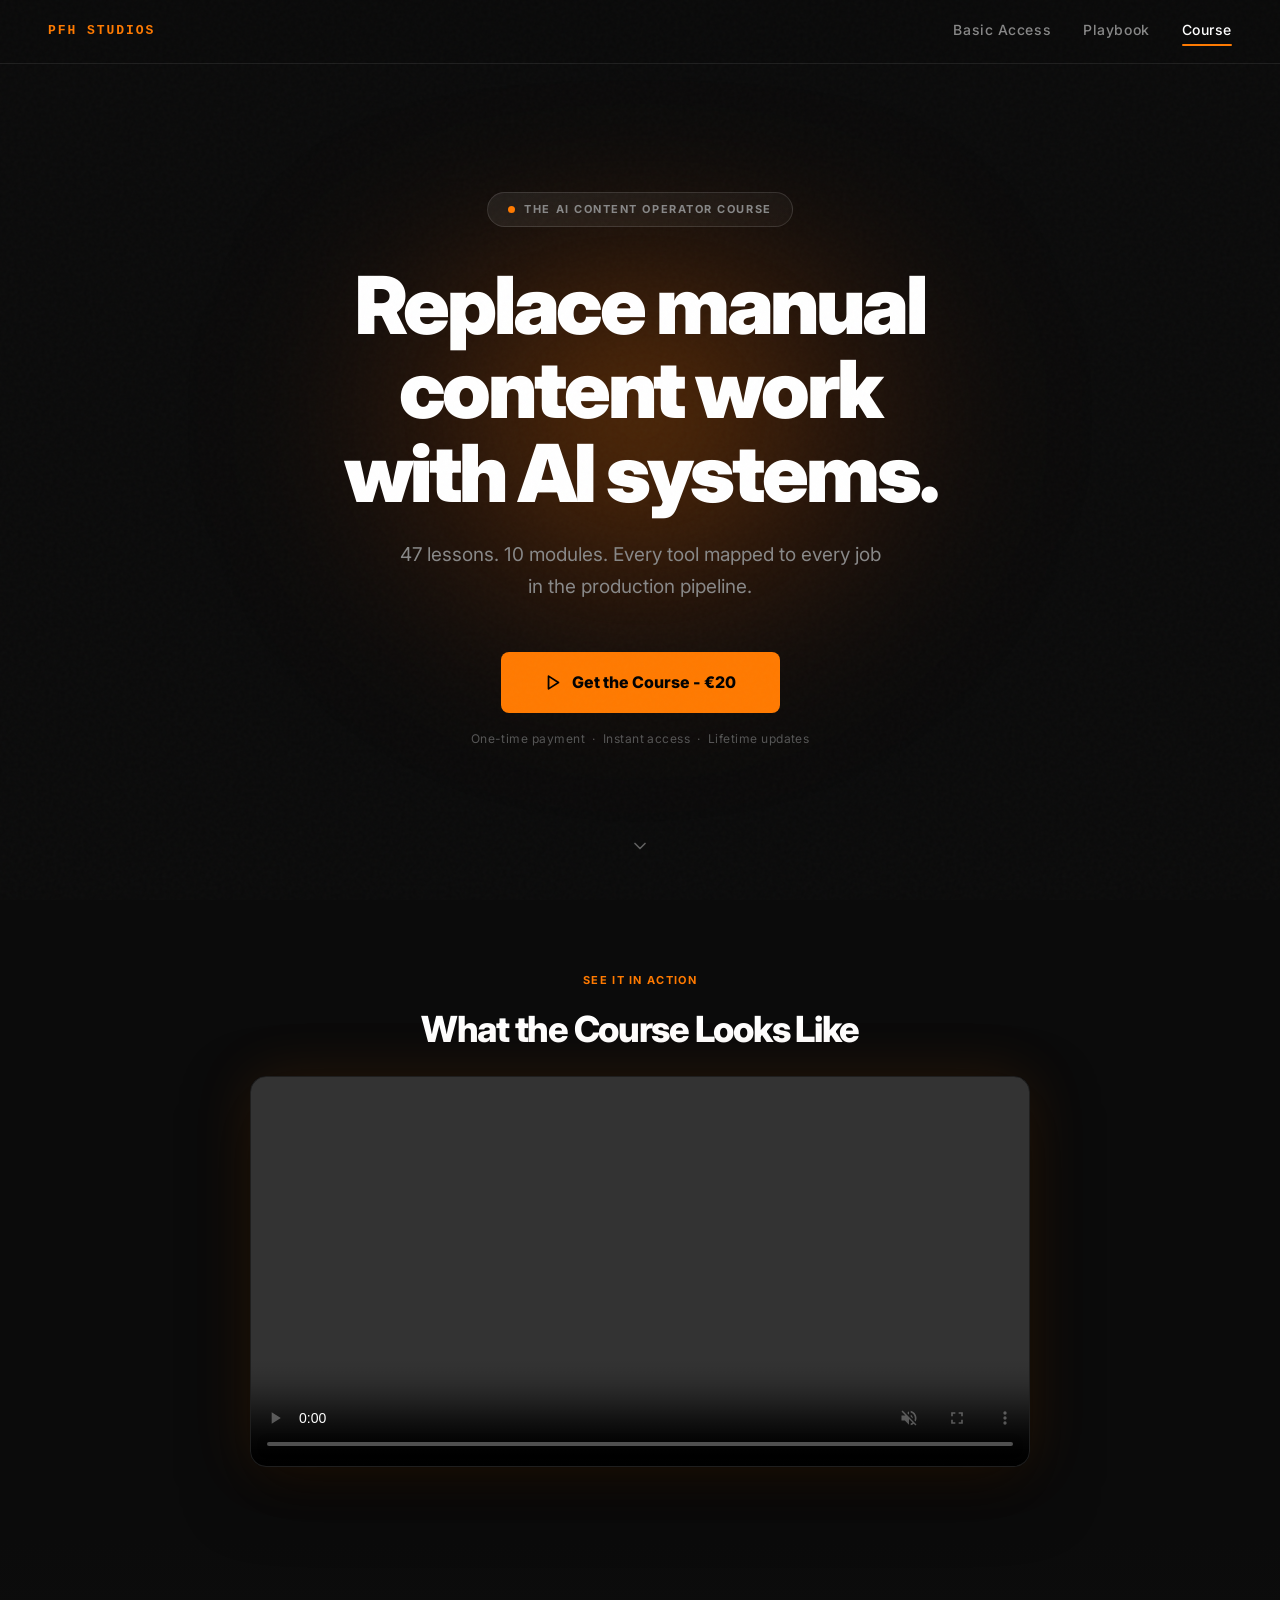
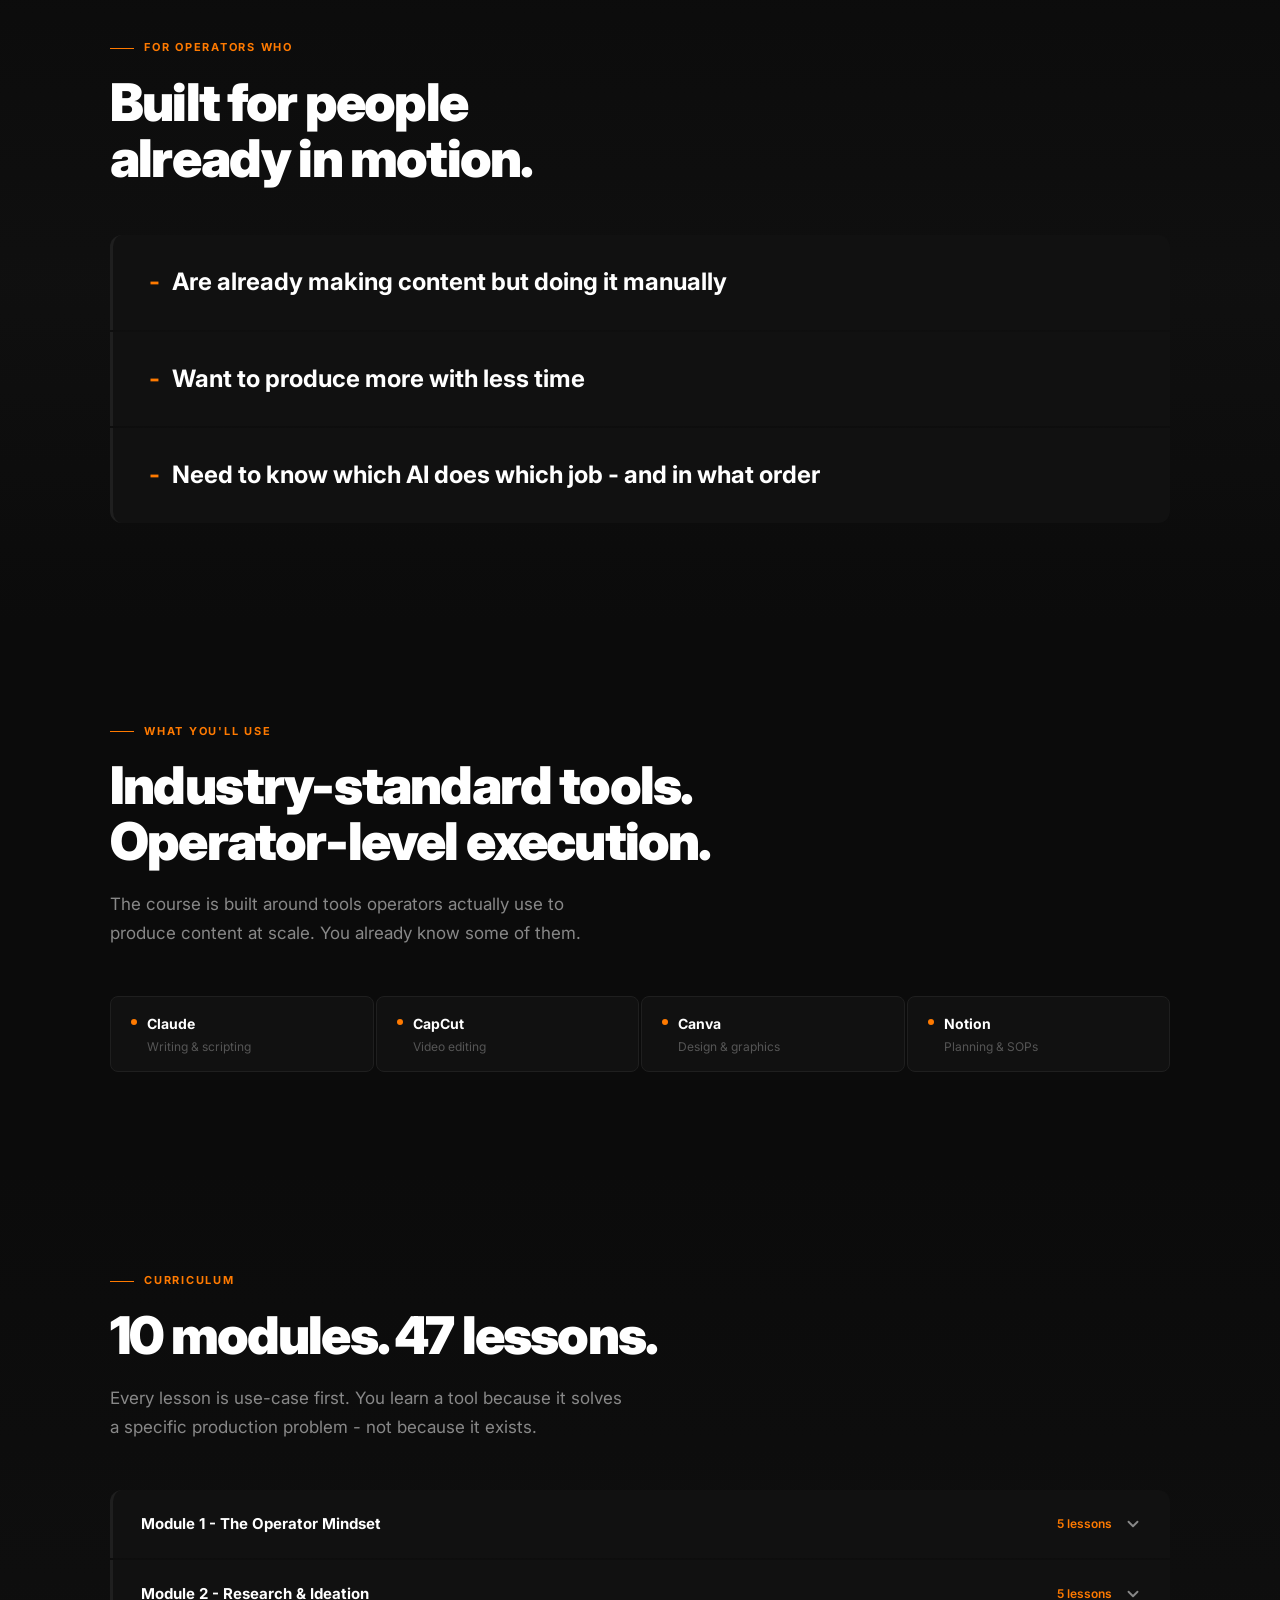
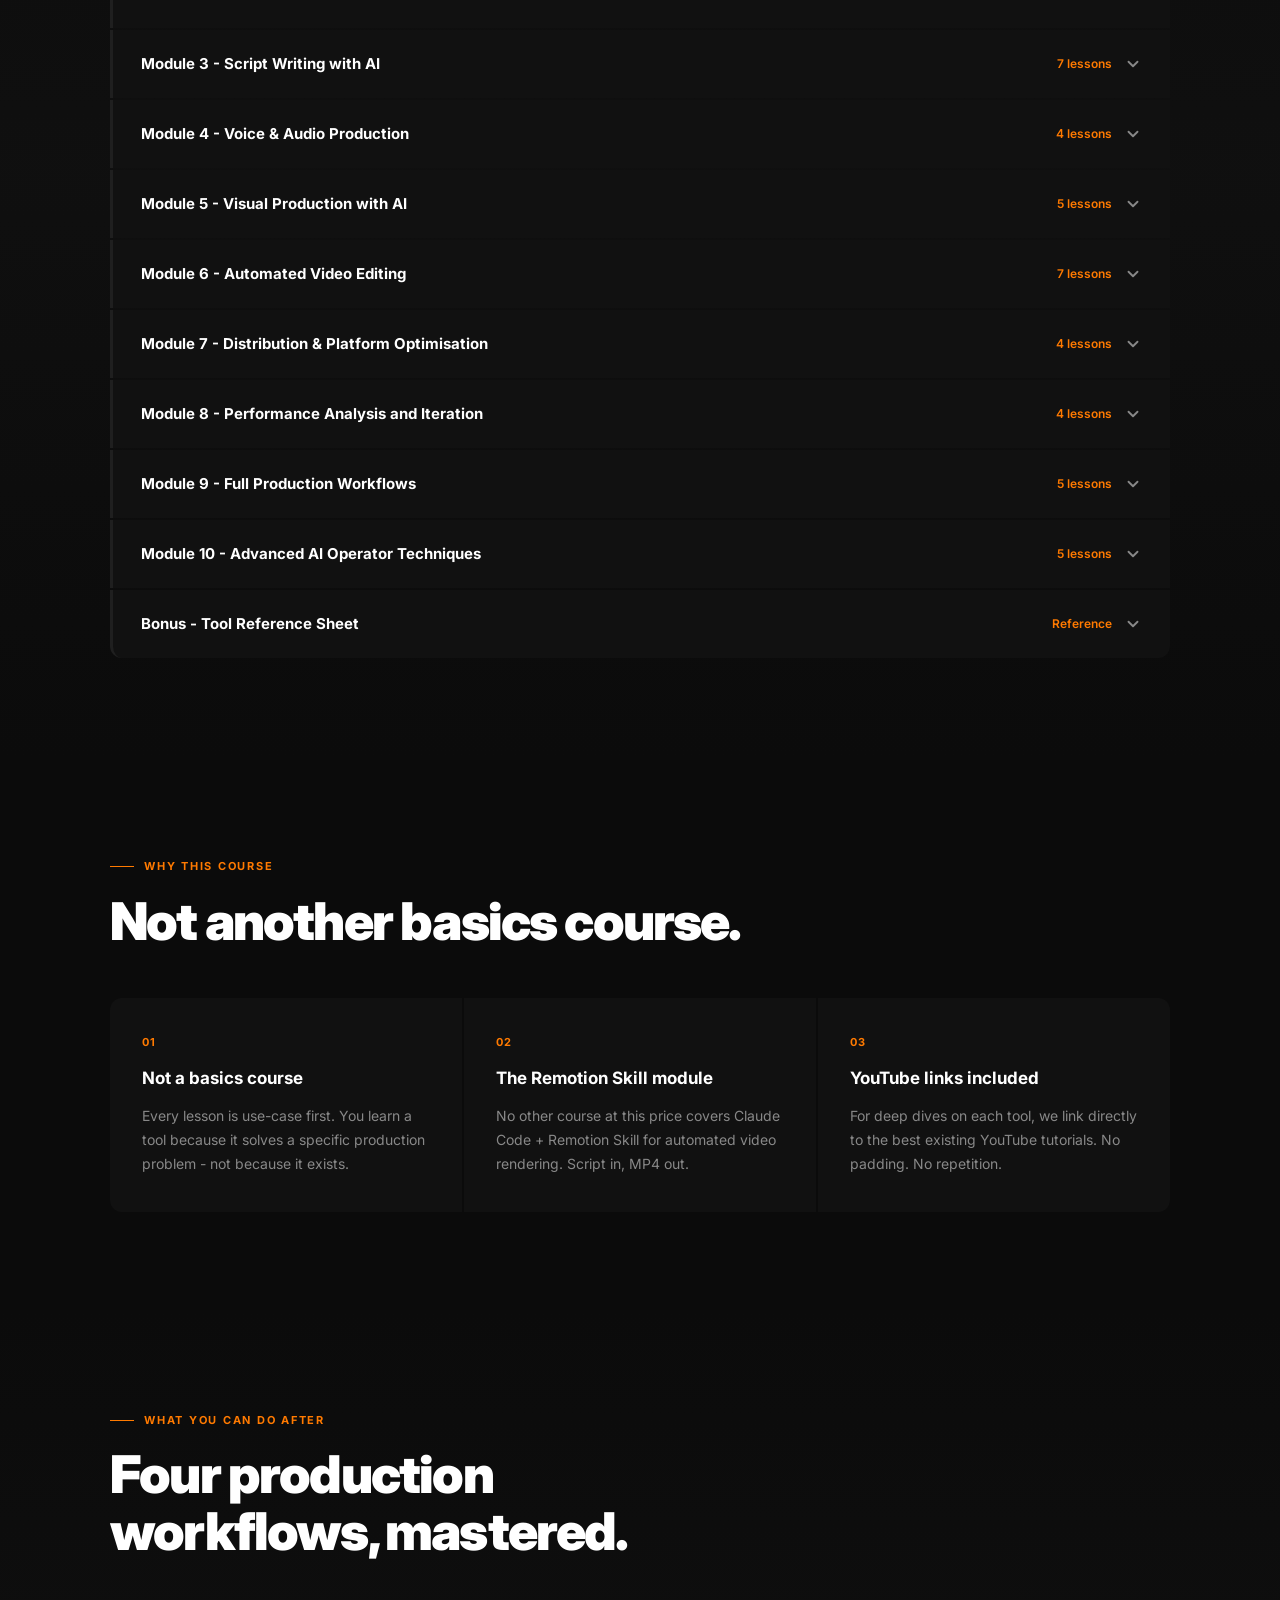
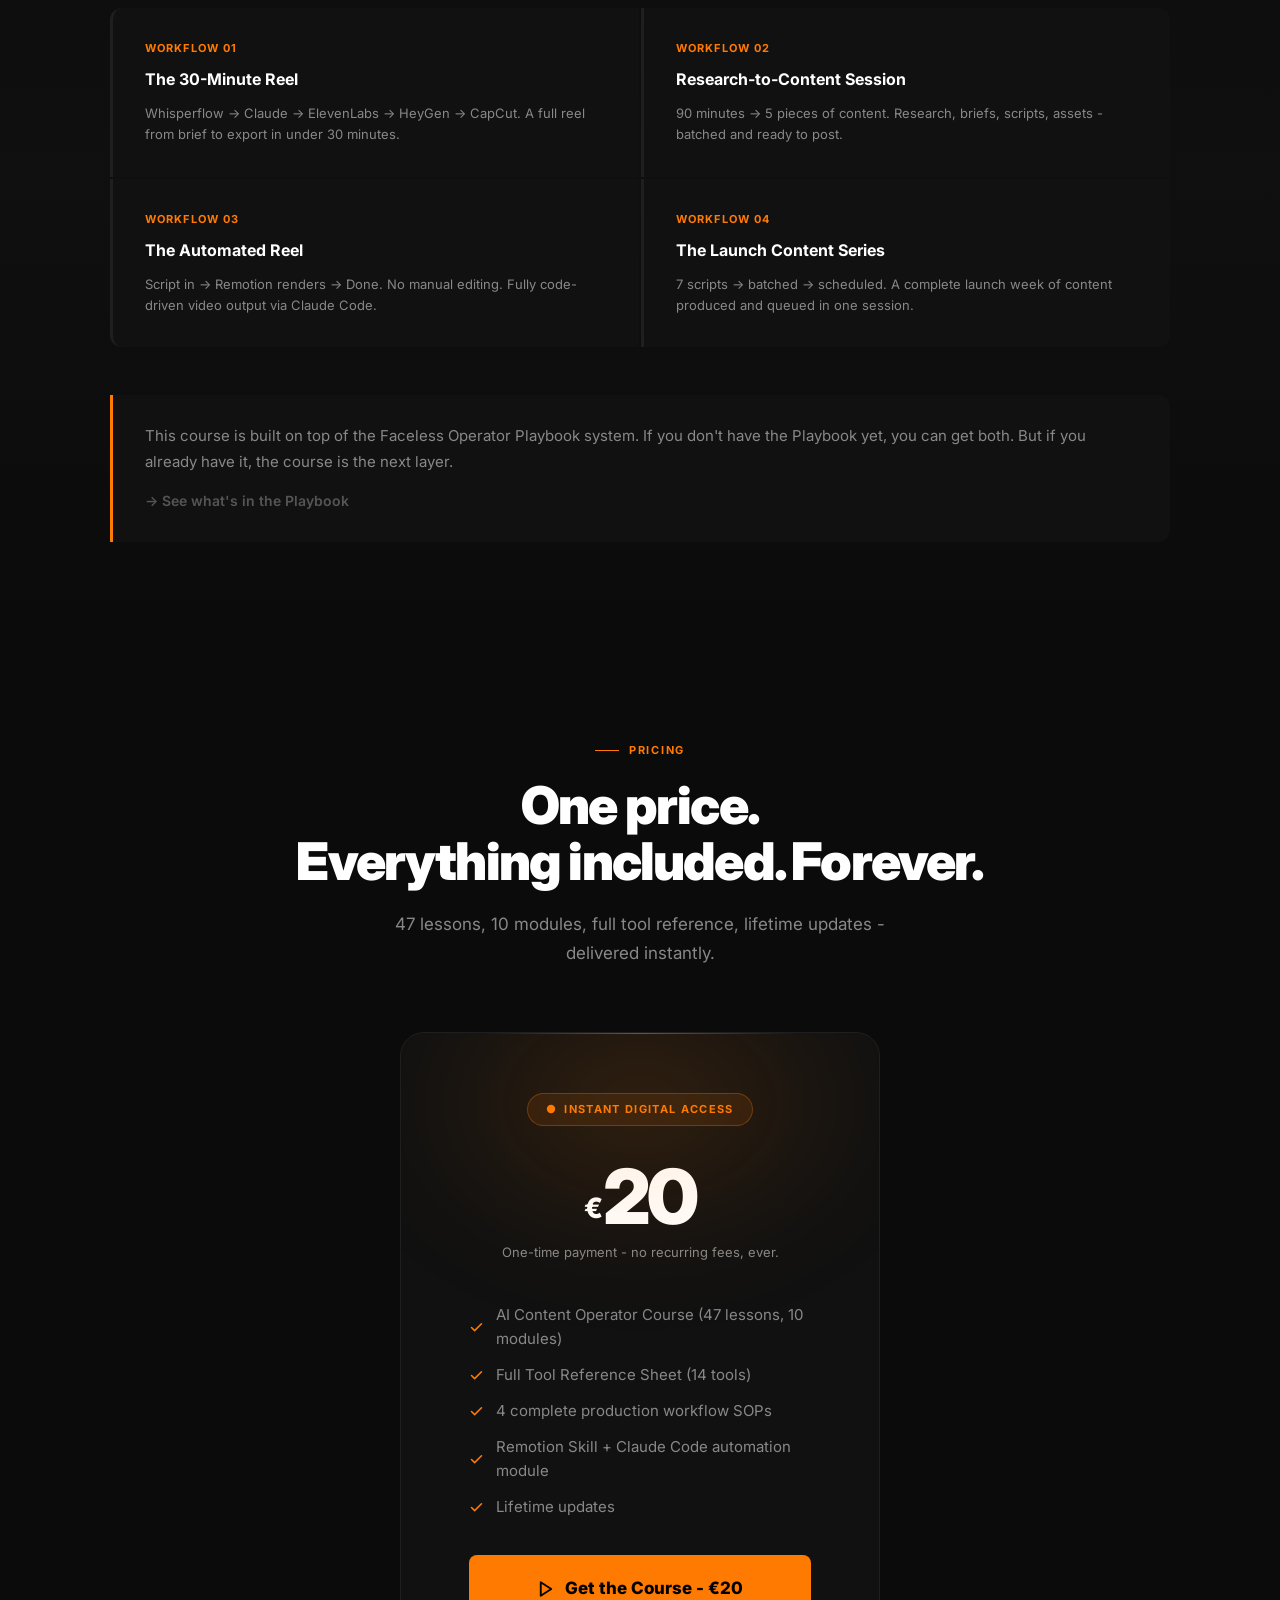
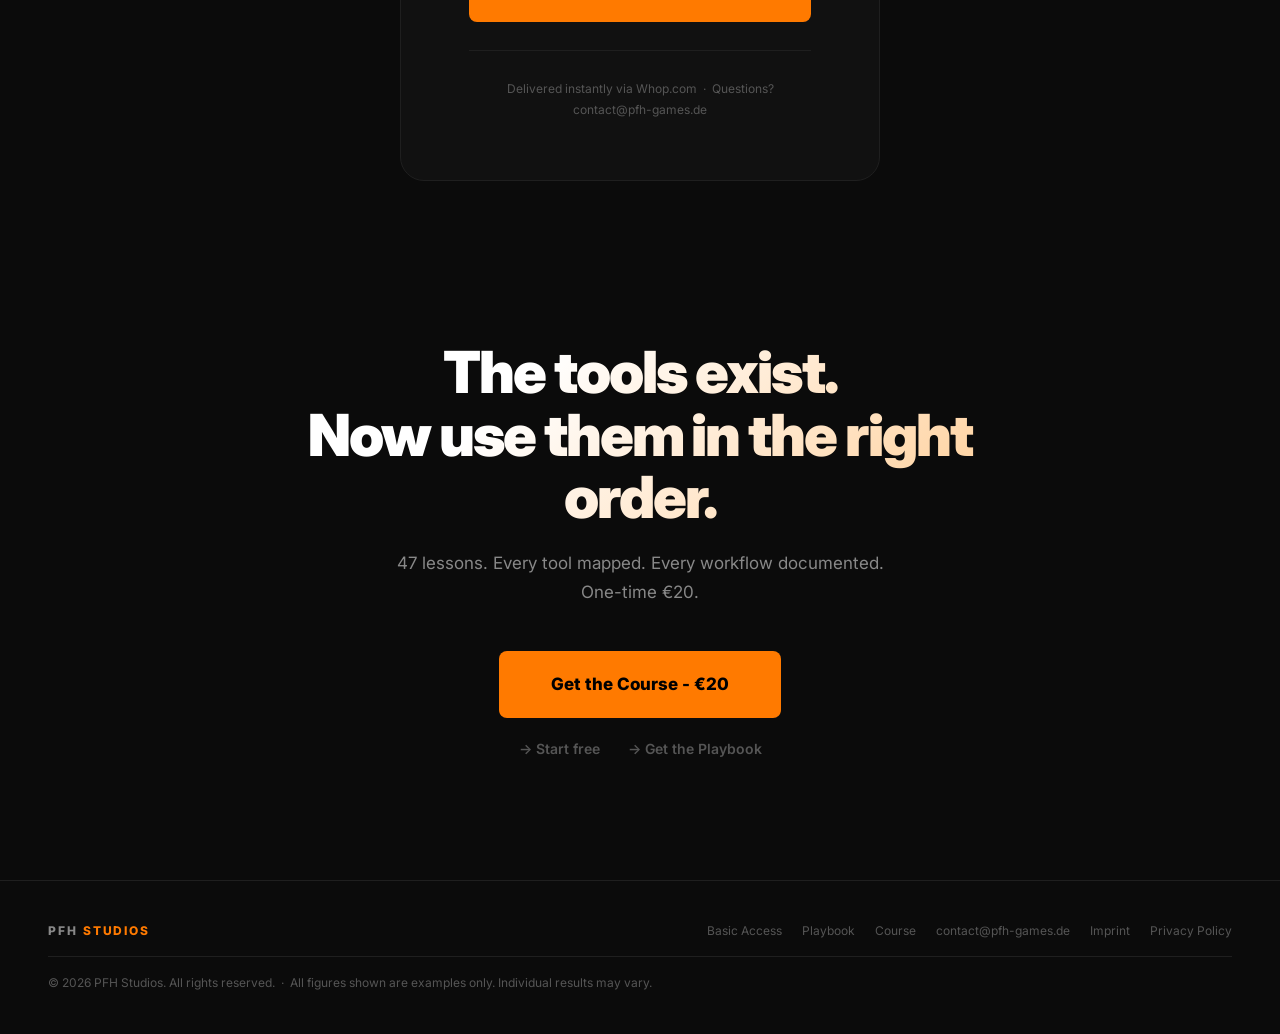
<file: Website-Product/courses.html>
<!DOCTYPE html>
<html lang="en">
<head>
  <meta charset="UTF-8" />
  <meta name="viewport" content="width=device-width, initial-scale=1.0" />
  <title>AI Content Operator Course - €20 | PFH Studios</title>
  <meta name="description" content="47 lessons. 10 modules. Every AI tool mapped to every job in the content production pipeline. One-time €20." />
  <link rel="preconnect" href="https://fonts.googleapis.com" />
  <link rel="preconnect" href="https://fonts.gstatic.com" crossorigin />
  <link href="https://fonts.googleapis.com/css2?family=Inter:wght@300;400;500;600;700;800;900&display=swap" rel="stylesheet" />
  <link rel="stylesheet" href="shared/nav.css" />
  <style>
    *, *::before, *::after { box-sizing: border-box; margin: 0; padding: 0; }

    :root {
      --bg: #0B0B0B;
      --card: #111111;
      --border: #1F1F1F;
      --border-hover: rgba(255, 122, 0, 0.35);
      --accent: #FF7A00;
      --accent-hover: #E06900;
      --accent-dim: rgba(255, 122, 0, 0.10);
      --accent-glow: rgba(255, 122, 0, 0.30);
      --accent-glow-strong: rgba(255, 122, 0, 0.50);
      --accent-light: #FFCF99;
      --text: #FFFFFF;
      --muted: #888888;
      --subtle: #555555;
      --transition: all 0.3s ease;
    }

    html { scroll-behavior: smooth; }

    body {
      font-family: 'Inter', sans-serif;
      background: var(--bg);
      color: var(--text);
      line-height: 1.6;
      -webkit-font-smoothing: antialiased;
      overflow-x: hidden;
    }

    body::before {
      content: '';
      position: fixed;
      inset: 0;
      background-image: url("data:image/svg+xml,%3Csvg viewBox='0 0 256 256' xmlns='http://www.w3.org/2000/svg'%3E%3Cfilter id='noise'%3E%3CfeTurbulence type='fractalNoise' baseFrequency='0.9' numOctaves='4' stitchTiles='stitch'/%3E%3C/filter%3E%3Crect width='100%25' height='100%25' filter='url(%23noise)' opacity='1'/%3E%3C/svg%3E");
      opacity: 0.025;
      pointer-events: none;
      z-index: 9999;
    }

    @keyframes fade-in-up {
      from { opacity: 0; transform: translateY(22px); }
      to { opacity: 1; transform: translateY(0); }
    }
    @keyframes fade-in-down {
      from { opacity: 0; transform: translateY(-14px); }
      to { opacity: 1; transform: translateY(0); }
    }
    @keyframes nebula-breathe {
      0%, 100% { transform: scale(1); opacity: 0.7; }
      50% { transform: scale(1.12); opacity: 1; }
    }
    @keyframes pulse-dot {
      0%, 100% { box-shadow: 0 0 0 0 rgba(255, 122, 0, 0.5); }
      50% { box-shadow: 0 0 0 6px rgba(255, 122, 0, 0); }
    }
    @keyframes border-glow {
      0%, 100% { opacity: 0.5; }
      50% { opacity: 1; }
    }
    @keyframes scroll-bounce {
      0%, 100% { transform: translateY(0); }
      50% { transform: translateY(8px); }
    }

    /* ── HERO ── */
    .hero {
      min-height: 100vh;
      display: flex;
      flex-direction: column;
      justify-content: center;
      align-items: center;
      text-align: center;
      padding: 140px 24px 100px;
      position: relative;
      overflow: hidden;
    }

    .hero-nebula {
      position: absolute;
      width: 700px;
      height: 500px;
      left: 50%;
      top: 52%;
      transform: translate(-50%, -50%);
      background: radial-gradient(ellipse at 50% 40%, rgba(255, 122, 0, 0.38) 0%, rgba(255, 100, 0, 0.18) 28%, rgba(180, 60, 0, 0.05) 60%, transparent 75%);
      filter: blur(72px);
      animation: nebula-breathe 6s ease-in-out infinite;
      pointer-events: none;
    }

    .hero-content { position: relative; z-index: 2; }

    .hero-badge {
      display: inline-flex;
      align-items: center;
      gap: 9px;
      background: linear-gradient(135deg, rgba(255,255,255,0.07), rgba(255,255,255,0.03));
      border: 1px solid rgba(255,255,255,0.12);
      padding: 8px 20px;
      border-radius: 100px;
      font-size: 11px;
      font-weight: 700;
      letter-spacing: 0.14em;
      text-transform: uppercase;
      color: var(--muted);
      margin-bottom: 36px;
      animation: fade-in-down 0.8s ease both;
    }

    .badge-dot {
      width: 7px; height: 7px;
      background: var(--accent);
      border-radius: 50%;
      animation: pulse-dot 2s infinite;
    }

    h1 {
      font-size: clamp(42px, 7vw, 80px);
      font-weight: 900;
      line-height: 1.05;
      letter-spacing: -0.04em;
      max-width: 820px;
      margin-bottom: 24px;
      animation: fade-in-up 0.9s ease 0.1s both;
    }

    .hero-sub {
      font-size: clamp(16px, 2.2vw, 19px);
      color: var(--muted);
      max-width: 500px;
      line-height: 1.7;
      margin: 0 auto 48px;
      animation: fade-in-up 0.9s ease 0.25s both;
    }

    .hero-actions {
      display: flex;
      flex-direction: column;
      align-items: center;
      gap: 16px;
      animation: fade-in-up 0.9s ease 0.4s both;
    }

    .btn-primary {
      display: inline-flex;
      align-items: center;
      gap: 10px;
      background: var(--accent);
      color: #000;
      font-size: 16px;
      font-weight: 800;
      padding: 18px 44px;
      border-radius: 8px;
      text-decoration: none;
      transition: background 150ms ease, transform 150ms ease, box-shadow 150ms ease;
    }
    .btn-primary:hover {
      background: var(--accent-hover);
      transform: translateY(-2px);
      box-shadow: 0 12px 40px rgba(255, 122, 0, 0.4);
    }

    .hero-note {
      font-size: 12px;
      color: var(--subtle);
      letter-spacing: 0.04em;
    }

    .hero-scroll {
      position: absolute;
      bottom: 36px;
      left: 50%;
      transform: translateX(-50%);
      opacity: 0.35;
      animation: scroll-bounce 2s ease-in-out infinite;
      z-index: 2;
    }

    /* ── SECTIONS ── */
    section { padding: 100px 24px; }

    .container { max-width: 1060px; margin: 0 auto; }

    .section-eyebrow {
      font-size: 11px;
      font-weight: 700;
      letter-spacing: 0.16em;
      text-transform: uppercase;
      color: var(--accent);
      margin-bottom: 18px;
      display: flex;
      align-items: center;
      gap: 10px;
    }
    .section-eyebrow::before {
      content: '';
      display: block;
      width: 24px;
      height: 1px;
      background: var(--accent);
    }

    h2 {
      font-size: clamp(30px, 5vw, 52px);
      font-weight: 900;
      letter-spacing: -0.035em;
      line-height: 1.08;
      margin-bottom: 20px;
    }

    .section-sub {
      font-size: 17px;
      color: var(--muted);
      max-width: 520px;
      line-height: 1.7;
    }

    /* ── REVEAL ── */
    .reveal {
      opacity: 0;
      transform: translateY(28px);
      transition: opacity 0.65s ease, transform 0.65s ease;
    }
    .reveal.visible { opacity: 1; transform: translateY(0); }
    .reveal-delay-1 { transition-delay: 0.1s; }
    .reveal-delay-2 { transition-delay: 0.2s; }

    /* ── VIDEO ── */
    .video-section {
      padding: 72px 24px;
      display: flex;
      flex-direction: column;
      align-items: center;
      gap: 20px;
    }
    .video-eyebrow {
      font-size: 11px;
      font-weight: 700;
      letter-spacing: 0.12em;
      text-transform: uppercase;
      color: var(--accent);
    }
    .video-section h2 {
      font-size: clamp(22px, 4vw, 36px);
      font-weight: 800;
      text-align: center;
      color: #fff;
      margin: 0;
    }
    .video-wrapper {
      width: 100%;
      max-width: 780px;
      border-radius: 16px;
      overflow: hidden;
      border: 1px solid var(--border);
      box-shadow: 0 0 60px rgba(255, 122, 0, 0.12), 0 24px 64px rgba(0, 0, 0, 0.6);
      margin-top: 8px;
    }
    .video-wrapper video { width: 100%; display: block; }

    /* ── FOR OPERATORS ── */
    .for-section { background: linear-gradient(180deg, var(--bg) 0%, rgba(22,22,22,0.4) 50%, var(--bg) 100%); }

    .for-list {
      display: flex;
      flex-direction: column;
      gap: 2px;
      margin-top: 48px;
    }

    .for-item {
      background: var(--card);
      padding: 28px 36px;
      font-size: clamp(18px, 2.5vw, 24px);
      font-weight: 700;
      color: var(--text);
      border-left: 3px solid var(--border);
      transition: border-color 0.2s, background 0.2s;
    }
    .for-item:first-child { border-radius: 12px 12px 0 0; }
    .for-item:last-child { border-radius: 0 0 12px 12px; }
    .for-item:hover { border-left-color: var(--accent); background: #181818; }

    .for-dash { color: var(--accent); margin-right: 12px; }

    /* ── TOOLS ── */
    .tools-grid {
      display: grid;
      grid-template-columns: repeat(auto-fill, minmax(200px, 1fr));
      gap: 2px;
      margin-top: 48px;
    }

    .tool-card {
      background: var(--card);
      border: 1px solid var(--border);
      border-radius: 8px;
      padding: 16px 20px;
      transition: border-color 0.2s;
      display: flex;
      align-items: flex-start;
      gap: 10px;
    }
    .tool-card:hover { border-color: var(--border-hover); }

    .tool-dot {
      width: 6px;
      height: 6px;
      background: var(--accent);
      border-radius: 50%;
      margin-top: 6px;
      flex-shrink: 0;
    }

    .tool-name {
      font-size: 14px;
      font-weight: 700;
      margin-bottom: 3px;
    }

    .tool-role {
      font-size: 12px;
      color: var(--subtle);
      line-height: 1.4;
    }

    /* ── CURRICULUM ── */
    .curriculum { background: linear-gradient(180deg, var(--bg) 0%, rgba(22,22,22,0.4) 50%, var(--bg) 100%); }

    .accordion {
      display: flex;
      flex-direction: column;
      gap: 2px;
      margin-top: 48px;
    }

    .accordion-item {
      background: var(--card);
      border-left: 3px solid var(--border);
      overflow: hidden;
      transition: border-color 0.2s;
    }
    .accordion-item:first-child { border-radius: 12px 12px 0 0; }
    .accordion-item:last-child { border-radius: 0 0 12px 12px; }
    .accordion-item.open { border-left-color: var(--accent); }

    .accordion-header {
      display: flex;
      justify-content: space-between;
      align-items: center;
      padding: 22px 28px;
      cursor: pointer;
      user-select: none;
    }
    .accordion-header:hover { background: #181818; }

    .accordion-title { font-size: 15px; font-weight: 700; }

    .accordion-meta {
      display: flex;
      align-items: center;
      gap: 12px;
    }

    .accordion-count {
      font-size: 12px;
      color: var(--accent);
      font-weight: 600;
    }

    .accordion-arrow {
      width: 18px;
      height: 18px;
      color: var(--muted);
      transition: transform 0.25s ease;
      flex-shrink: 0;
    }
    .accordion-item.open .accordion-arrow { transform: rotate(180deg); color: var(--accent); }

    .accordion-body {
      display: none;
      padding: 0 28px 20px;
    }
    .accordion-item.open .accordion-body { display: block; }

    .lesson-list {
      list-style: none;
      display: flex;
      flex-direction: column;
      gap: 8px;
    }
    .lesson-list li {
      font-size: 13px;
      color: var(--muted);
      display: flex;
      align-items: flex-start;
      gap: 8px;
      line-height: 1.5;
    }
    .lesson-list li::before {
      content: '–';
      color: var(--subtle);
      flex-shrink: 0;
    }

    /* ── WHY DIFFERENT ── */
    .diff-grid {
      display: grid;
      grid-template-columns: repeat(3, 1fr);
      gap: 2px;
      margin-top: 48px;
    }

    .diff-card {
      background: var(--card);
      padding: 36px 32px;
      transition: background 0.2s;
    }
    .diff-card:first-child { border-radius: 12px 0 0 12px; }
    .diff-card:last-child { border-radius: 0 12px 12px 0; }
    .diff-card:hover { background: #181818; }

    .diff-label {
      font-size: 11px;
      font-weight: 700;
      letter-spacing: 0.1em;
      text-transform: uppercase;
      color: var(--accent);
      margin-bottom: 14px;
    }

    .diff-card h3 { font-size: 17px; font-weight: 700; margin-bottom: 12px; }
    .diff-card p { font-size: 14px; color: var(--muted); line-height: 1.7; }

    /* ── WORKFLOWS ── */
    .workflow-grid {
      display: grid;
      grid-template-columns: 1fr 1fr;
      gap: 2px;
      margin-top: 48px;
    }

    .workflow-card {
      background: var(--card);
      padding: 32px;
      border-left: 3px solid var(--border);
      transition: border-color 0.2s, background 0.2s;
    }
    .workflow-card:nth-child(1) { border-radius: 12px 0 0 0; }
    .workflow-card:nth-child(2) { border-radius: 0 12px 0 0; }
    .workflow-card:nth-child(3) { border-radius: 0 0 0 12px; }
    .workflow-card:nth-child(4) { border-radius: 0 0 12px 0; }
    .workflow-card:hover { border-left-color: var(--accent); background: #181818; }

    .workflow-num {
      font-size: 11px;
      font-weight: 700;
      letter-spacing: 0.1em;
      text-transform: uppercase;
      color: var(--accent);
      margin-bottom: 10px;
    }

    .workflow-card h3 { font-size: 16px; font-weight: 700; margin-bottom: 10px; }
    .workflow-card p { font-size: 13px; color: var(--muted); line-height: 1.6; }

    /* ── NOTE BLOCK ── */
    .note-block {
      margin-top: 48px;
      background: var(--card);
      border-left: 3px solid var(--accent);
      border-radius: 0 12px 12px 0;
      padding: 28px 32px;
    }
    .note-block p { font-size: 15px; color: var(--muted); line-height: 1.7; margin-bottom: 14px; }
    .note-link {
      font-size: 14px;
      font-weight: 600;
      color: var(--subtle);
      text-decoration: none;
      transition: color 0.2s;
    }
    .note-link:hover { color: var(--accent); }

    /* ── PRICING ── */
    .pricing-outer {
      display: flex;
      justify-content: center;
      margin-top: 64px;
    }

    .pricing-card {
      background: var(--card);
      border: 1px solid var(--border);
      border-radius: 24px;
      padding: 60px 68px;
      text-align: center;
      max-width: 480px;
      width: 100%;
      position: relative;
      overflow: hidden;
    }

    .pricing-card::before {
      content: '';
      position: absolute;
      top: 0;
      left: 50%;
      transform: translateX(-50%);
      width: 65%;
      height: 1px;
      background: linear-gradient(90deg, transparent, var(--accent-glow-strong), transparent);
      animation: border-glow 3s ease-in-out infinite;
    }

    .pricing-card-glow {
      position: absolute;
      top: -80px;
      left: 50%;
      transform: translateX(-50%);
      width: 500px;
      height: 300px;
      background: radial-gradient(ellipse, rgba(255, 122, 0, 0.18) 0%, transparent 70%);
      filter: blur(60px);
      pointer-events: none;
    }

    .pricing-badge {
      display: inline-flex;
      align-items: center;
      gap: 8px;
      background: var(--accent-dim);
      border: 1px solid rgba(255, 122, 0, 0.3);
      color: var(--accent);
      font-size: 11px;
      font-weight: 700;
      letter-spacing: 0.12em;
      text-transform: uppercase;
      padding: 7px 18px;
      border-radius: 100px;
      margin-bottom: 32px;
    }

    .price-block { margin-bottom: 8px; }
    .price-currency { font-size: 28px; font-weight: 800; vertical-align: super; line-height: 1; }
    .price-amount { font-size: 76px; font-weight: 900; letter-spacing: -0.05em; line-height: 1; }
    .price-note { font-size: 13px; color: var(--muted); margin-bottom: 40px; }

    .pricing-features {
      list-style: none;
      text-align: left;
      display: flex;
      flex-direction: column;
      gap: 12px;
      margin-bottom: 36px;
    }
    .pricing-features li {
      display: flex;
      align-items: center;
      gap: 12px;
      font-size: 15px;
      color: var(--muted);
    }
    .pricing-features li svg { color: var(--accent); flex-shrink: 0; }

    .pricing-divider { border: none; border-top: 1px solid var(--border); margin: 28px 0; }

    .pricing-foot {
      font-size: 12px;
      color: var(--subtle);
      line-height: 1.7;
    }

    /* ── FINAL CTA ── */
    .final-cta {
      text-align: center;
      padding: 60px 24px 120px;
    }
    .final-cta-inner { max-width: 680px; margin: 0 auto; }

    .final-cta h2 {
      font-size: clamp(32px, 5vw, 58px);
      margin-bottom: 20px;
      background: linear-gradient(135deg, #fff 30%, var(--accent-light) 100%);
      -webkit-background-clip: text;
      -webkit-text-fill-color: transparent;
      background-clip: text;
    }

    .final-cta p {
      font-size: 17px;
      color: var(--muted);
      line-height: 1.7;
      max-width: 500px;
      margin: 0 auto 44px;
    }

    .final-links {
      display: flex;
      justify-content: center;
      gap: 28px;
      margin-top: 20px;
      flex-wrap: wrap;
    }
    .final-link {
      font-size: 14px;
      font-weight: 600;
      color: var(--subtle);
      text-decoration: none;
      transition: color 0.2s;
    }
    .final-link:hover { color: var(--accent); }

    /* ── FOOTER ── */
    .site-footer {
      border-top: 1px solid var(--border);
      padding: 40px 48px;
      display: flex;
      flex-wrap: wrap;
      justify-content: space-between;
      align-items: center;
      gap: 16px;
    }
    .footer-brand {
      font-size: 12px;
      font-weight: 800;
      letter-spacing: 0.16em;
      text-transform: uppercase;
      color: var(--muted);
    }
    .footer-brand span { color: var(--accent); }
    .footer-nav { display: flex; gap: 20px; flex-wrap: wrap; }
    .footer-nav a {
      font-size: 12px;
      color: var(--subtle);
      text-decoration: none;
      transition: color 0.2s;
    }
    .footer-nav a:hover { color: var(--accent); }
    .footer-copy {
      font-size: 12px;
      color: var(--subtle);
      width: 100%;
      padding-top: 16px;
      border-top: 1px solid var(--border);
      line-height: 1.7;
    }

    @media (max-width: 900px) {
      .diff-grid { grid-template-columns: 1fr; }
      .diff-card:first-child { border-radius: 12px 12px 0 0; }
      .diff-card:last-child { border-radius: 0 0 12px 12px; }
      .workflow-grid { grid-template-columns: 1fr; }
      .workflow-card:nth-child(1) { border-radius: 12px 12px 0 0; }
      .workflow-card:nth-child(2), .workflow-card:nth-child(3) { border-radius: 0; }
      .workflow-card:nth-child(4) { border-radius: 0 0 12px 12px; }
      .tools-grid { grid-template-columns: 1fr 1fr; }
      .pricing-card { padding: 44px 28px; }
    }

    @media (max-width: 600px) {
      .tools-grid { grid-template-columns: 1fr; }
      .site-footer { flex-direction: column; text-align: center; padding: 32px 24px; }
      .footer-nav { justify-content: center; }
      .final-links { flex-direction: column; align-items: center; gap: 12px; }
    }
  </style>
</head>
<body>

  <!-- NAV -->
  <nav id="site-nav">
    <a href="index.html" class="nav-logo">PFH STUDIOS</a>
    <div class="nav-links">
      <a href="free.html" class="nav-link" id="nav-free">Basic Access</a>
      <a href="index.html" class="nav-link" id="nav-playbook">Playbook</a>
      <a href="courses.html" class="nav-link active" id="nav-course">Course</a>
    </div>
    <button class="nav-hamburger" id="nav-hamburger" aria-label="Menu" aria-expanded="false">
      <span></span><span></span><span></span>
    </button>
  </nav>
  <div class="nav-drawer" id="nav-drawer">
    <a href="free.html" class="nav-link">Basic Access</a>
    <a href="index.html" class="nav-link">Playbook</a>
    <a href="courses.html" class="nav-link active">Course</a>
  </div>

  <!-- HERO -->
  <section class="hero">
    <div class="hero-nebula"></div>
    <div class="hero-content">
      <div class="hero-badge">
        <div class="badge-dot"></div>
        The AI Content Operator Course
      </div>

      <h1>Replace manual content work<br />with AI systems.</h1>

      <p class="hero-sub">47 lessons. 10 modules. Every tool mapped to every job in the production pipeline.</p>

      <div class="hero-actions">
        <a href="[WHOP_COURSE_URL]" class="btn-primary" target="_blank" rel="noopener">
          <svg width="17" height="17" viewBox="0 0 24 24" fill="none" stroke="currentColor" stroke-width="2.5" stroke-linecap="round" stroke-linejoin="round"><polygon points="5 3 19 12 5 21 5 3"/></svg>
          Get the Course - €20
        </a>
        <p class="hero-note">One-time payment &nbsp;·&nbsp; Instant access &nbsp;·&nbsp; Lifetime updates</p>
      </div>
    </div>

    <div class="hero-scroll">
      <svg width="20" height="20" viewBox="0 0 24 24" fill="none" stroke="white" stroke-width="2" stroke-linecap="round" stroke-linejoin="round"><polyline points="6 9 12 15 18 9"/></svg>
    </div>
  </section>

  <!-- VIDEO SECTION -->
  <div class="video-section reveal">
    <div class="video-eyebrow">See It In Action</div>
    <h2>What the Course Looks Like</h2>
    <div class="video-wrapper">
      <video autoplay muted loop playsinline controls>
        <source src="courses-demo.mp4" type="video/mp4">
      </video>
    </div>
  </div>

  <!-- FOR OPERATORS -->
  <section class="for-section">
    <div class="container">
      <div class="reveal">
        <div class="section-eyebrow">For Operators Who</div>
        <h2>Built for people<br />already in motion.</h2>
      </div>

      <div class="for-list reveal reveal-delay-1">
        <div class="for-item"><span class="for-dash">-</span>Are already making content but doing it manually</div>
        <div class="for-item"><span class="for-dash">-</span>Want to produce more with less time</div>
        <div class="for-item"><span class="for-dash">-</span>Need to know which AI does which job - and in what order</div>
      </div>
    </div>
  </section>

  <!-- TOOLS -->
  <section>
    <div class="container">
      <div class="reveal">
        <div class="section-eyebrow">What You'll Use</div>
        <h2>Industry-standard tools.<br />Operator-level execution.</h2>
        <p class="section-sub">The course is built around tools operators actually use to produce content at scale. You already know some of them.</p>
      </div>

      <div class="tools-grid reveal reveal-delay-1" style="grid-template-columns: repeat(4, 1fr);">
        <div class="tool-card"><div class="tool-dot"></div><div><div class="tool-name">Claude</div><div class="tool-role">Writing & scripting</div></div></div>
        <div class="tool-card"><div class="tool-dot"></div><div><div class="tool-name">CapCut</div><div class="tool-role">Video editing</div></div></div>
        <div class="tool-card"><div class="tool-dot"></div><div><div class="tool-name">Canva</div><div class="tool-role">Design & graphics</div></div></div>
        <div class="tool-card"><div class="tool-dot"></div><div><div class="tool-name">Notion</div><div class="tool-role">Planning & SOPs</div></div></div>
      </div>
    </div>
  </section>

  <!-- CURRICULUM -->
  <section class="curriculum">
    <div class="container">
      <div class="reveal">
        <div class="section-eyebrow">Curriculum</div>
        <h2>10 modules. 47 lessons.</h2>
        <p class="section-sub">Every lesson is use-case first. You learn a tool because it solves a specific production problem - not because it exists.</p>
      </div>

      <div class="accordion reveal reveal-delay-1">

        <div class="accordion-item">
          <div class="accordion-header">
            <span class="accordion-title">Module 1 - The Operator Mindset</span>
            <div class="accordion-meta">
              <span class="accordion-count">5 lessons</span>
              <svg class="accordion-arrow" viewBox="0 0 24 24" fill="none" stroke="currentColor" stroke-width="2.5" stroke-linecap="round" stroke-linejoin="round"><polyline points="6 9 12 15 18 9"/></svg>
            </div>
          </div>
          <div class="accordion-body"><p style="font-size:13px;color:var(--muted);line-height:1.6;">5 lessons. Covered inside the course.</p></div>
        </div>

        <div class="accordion-item">
          <div class="accordion-header">
            <span class="accordion-title">Module 2 - Research & Ideation</span>
            <div class="accordion-meta">
              <span class="accordion-count">5 lessons</span>
              <svg class="accordion-arrow" viewBox="0 0 24 24" fill="none" stroke="currentColor" stroke-width="2.5" stroke-linecap="round" stroke-linejoin="round"><polyline points="6 9 12 15 18 9"/></svg>
            </div>
          </div>
          <div class="accordion-body"><p style="font-size:13px;color:var(--muted);line-height:1.6;">5 lessons. Covered inside the course.</p></div>
        </div>

        <div class="accordion-item">
          <div class="accordion-header">
            <span class="accordion-title">Module 3 - Script Writing with AI</span>
            <div class="accordion-meta">
              <span class="accordion-count">7 lessons</span>
              <svg class="accordion-arrow" viewBox="0 0 24 24" fill="none" stroke="currentColor" stroke-width="2.5" stroke-linecap="round" stroke-linejoin="round"><polyline points="6 9 12 15 18 9"/></svg>
            </div>
          </div>
          <div class="accordion-body"><p style="font-size:13px;color:var(--muted);line-height:1.6;">7 lessons. Covered inside the course.</p></div>
        </div>

        <div class="accordion-item">
          <div class="accordion-header">
            <span class="accordion-title">Module 4 - Voice & Audio Production</span>
            <div class="accordion-meta">
              <span class="accordion-count">4 lessons</span>
              <svg class="accordion-arrow" viewBox="0 0 24 24" fill="none" stroke="currentColor" stroke-width="2.5" stroke-linecap="round" stroke-linejoin="round"><polyline points="6 9 12 15 18 9"/></svg>
            </div>
          </div>
          <div class="accordion-body"><p style="font-size:13px;color:var(--muted);line-height:1.6;">4 lessons. Covered inside the course.</p></div>
        </div>

        <div class="accordion-item">
          <div class="accordion-header">
            <span class="accordion-title">Module 5 - Visual Production with AI</span>
            <div class="accordion-meta">
              <span class="accordion-count">5 lessons</span>
              <svg class="accordion-arrow" viewBox="0 0 24 24" fill="none" stroke="currentColor" stroke-width="2.5" stroke-linecap="round" stroke-linejoin="round"><polyline points="6 9 12 15 18 9"/></svg>
            </div>
          </div>
          <div class="accordion-body"><p style="font-size:13px;color:var(--muted);line-height:1.6;">5 lessons. Covered inside the course.</p></div>
        </div>

        <div class="accordion-item">
          <div class="accordion-header">
            <span class="accordion-title">Module 6 - Automated Video Editing</span>
            <div class="accordion-meta">
              <span class="accordion-count">7 lessons</span>
              <svg class="accordion-arrow" viewBox="0 0 24 24" fill="none" stroke="currentColor" stroke-width="2.5" stroke-linecap="round" stroke-linejoin="round"><polyline points="6 9 12 15 18 9"/></svg>
            </div>
          </div>
          <div class="accordion-body"><p style="font-size:13px;color:var(--muted);line-height:1.6;">7 lessons. Covered inside the course.</p></div>
        </div>

        <div class="accordion-item">
          <div class="accordion-header">
            <span class="accordion-title">Module 7 - Distribution & Platform Optimisation</span>
            <div class="accordion-meta">
              <span class="accordion-count">4 lessons</span>
              <svg class="accordion-arrow" viewBox="0 0 24 24" fill="none" stroke="currentColor" stroke-width="2.5" stroke-linecap="round" stroke-linejoin="round"><polyline points="6 9 12 15 18 9"/></svg>
            </div>
          </div>
          <div class="accordion-body"><p style="font-size:13px;color:var(--muted);line-height:1.6;">4 lessons. Covered inside the course.</p></div>
        </div>

        <div class="accordion-item">
          <div class="accordion-header">
            <span class="accordion-title">Module 8 - Performance Analysis and Iteration</span>
            <div class="accordion-meta">
              <span class="accordion-count">4 lessons</span>
              <svg class="accordion-arrow" viewBox="0 0 24 24" fill="none" stroke="currentColor" stroke-width="2.5" stroke-linecap="round" stroke-linejoin="round"><polyline points="6 9 12 15 18 9"/></svg>
            </div>
          </div>
          <div class="accordion-body"><p style="font-size:13px;color:var(--muted);line-height:1.6;">4 lessons. Covered inside the course.</p></div>
        </div>

        <div class="accordion-item">
          <div class="accordion-header">
            <span class="accordion-title">Module 9 - Full Production Workflows</span>
            <div class="accordion-meta">
              <span class="accordion-count">5 lessons</span>
              <svg class="accordion-arrow" viewBox="0 0 24 24" fill="none" stroke="currentColor" stroke-width="2.5" stroke-linecap="round" stroke-linejoin="round"><polyline points="6 9 12 15 18 9"/></svg>
            </div>
          </div>
          <div class="accordion-body"><p style="font-size:13px;color:var(--muted);line-height:1.6;">5 lessons. Covered inside the course.</p></div>
        </div>

        <div class="accordion-item">
          <div class="accordion-header">
            <span class="accordion-title">Module 10 - Advanced AI Operator Techniques</span>
            <div class="accordion-meta">
              <span class="accordion-count">5 lessons</span>
              <svg class="accordion-arrow" viewBox="0 0 24 24" fill="none" stroke="currentColor" stroke-width="2.5" stroke-linecap="round" stroke-linejoin="round"><polyline points="6 9 12 15 18 9"/></svg>
            </div>
          </div>
          <div class="accordion-body"><p style="font-size:13px;color:var(--muted);line-height:1.6;">5 lessons. Covered inside the course.</p></div>
        </div>

        <div class="accordion-item">
          <div class="accordion-header">
            <span class="accordion-title">Bonus - Tool Reference Sheet</span>
            <div class="accordion-meta">
              <span class="accordion-count">Reference</span>
              <svg class="accordion-arrow" viewBox="0 0 24 24" fill="none" stroke="currentColor" stroke-width="2.5" stroke-linecap="round" stroke-linejoin="round"><polyline points="6 9 12 15 18 9"/></svg>
            </div>
          </div>
          <div class="accordion-body"><p style="font-size:13px;color:var(--muted);line-height:1.6;">Included with the course.</p></div>
        </div>

      </div>
    </div>
  </section>

  <!-- WHY DIFFERENT -->
  <section>
    <div class="container">
      <div class="reveal">
        <div class="section-eyebrow">Why This Course</div>
        <h2>Not another basics course.</h2>
      </div>

      <div class="diff-grid reveal reveal-delay-1">
        <div class="diff-card">
          <div class="diff-label">01</div>
          <h3>Not a basics course</h3>
          <p>Every lesson is use-case first. You learn a tool because it solves a specific production problem - not because it exists.</p>
        </div>
        <div class="diff-card">
          <div class="diff-label">02</div>
          <h3>The Remotion Skill module</h3>
          <p>No other course at this price covers Claude Code + Remotion Skill for automated video rendering. Script in, MP4 out.</p>
        </div>
        <div class="diff-card">
          <div class="diff-label">03</div>
          <h3>YouTube links included</h3>
          <p>For deep dives on each tool, we link directly to the best existing YouTube tutorials. No padding. No repetition.</p>
        </div>
      </div>
    </div>
  </section>

  <!-- WORKFLOWS -->
  <section style="background: linear-gradient(180deg, var(--bg) 0%, rgba(22,22,22,0.4) 50%, var(--bg) 100%);">
    <div class="container">
      <div class="reveal">
        <div class="section-eyebrow">What You Can Do After</div>
        <h2>Four production<br />workflows, mastered.</h2>
      </div>

      <div class="workflow-grid reveal reveal-delay-1">
        <div class="workflow-card">
          <div class="workflow-num">Workflow 01</div>
          <h3>The 30-Minute Reel</h3>
          <p>Whisperflow → Claude → ElevenLabs → HeyGen → CapCut. A full reel from brief to export in under 30 minutes.</p>
        </div>
        <div class="workflow-card">
          <div class="workflow-num">Workflow 02</div>
          <h3>Research-to-Content Session</h3>
          <p>90 minutes → 5 pieces of content. Research, briefs, scripts, assets - batched and ready to post.</p>
        </div>
        <div class="workflow-card">
          <div class="workflow-num">Workflow 03</div>
          <h3>The Automated Reel</h3>
          <p>Script in → Remotion renders → Done. No manual editing. Fully code-driven video output via Claude Code.</p>
        </div>
        <div class="workflow-card">
          <div class="workflow-num">Workflow 04</div>
          <h3>The Launch Content Series</h3>
          <p>7 scripts → batched → scheduled. A complete launch week of content produced and queued in one session.</p>
        </div>
      </div>

      <div class="note-block reveal reveal-delay-2">
        <p>This course is built on top of the Faceless Operator Playbook system. If you don't have the Playbook yet, you can get both. But if you already have it, the course is the next layer.</p>
        <a href="index.html" class="note-link">→ See what's in the Playbook</a>
      </div>
    </div>
  </section>

  <!-- PRICING -->
  <section id="pricing">
    <div class="container">
      <div class="reveal" style="text-align: center;">
        <div class="section-eyebrow" style="justify-content: center;">Pricing</div>
        <h2>One price.<br />Everything included. Forever.</h2>
        <p class="section-sub" style="margin: 0 auto 64px;">47 lessons, 10 modules, full tool reference, lifetime updates - delivered instantly.</p>
      </div>

      <div class="pricing-outer reveal reveal-delay-1">
        <div class="pricing-card">
          <div class="pricing-card-glow"></div>

          <div class="pricing-badge">
            <svg width="10" height="10" viewBox="0 0 24 24" fill="#FF7A00"><circle cx="12" cy="12" r="10"/></svg>
            Instant Digital Access
          </div>

          <div class="price-block">
            <span class="price-currency">€</span><span class="price-amount">20</span>
          </div>
          <p class="price-note">One-time payment - no recurring fees, ever.</p>

          <ul class="pricing-features">
            <li>
              <svg width="15" height="15" viewBox="0 0 24 24" fill="none" stroke="currentColor" stroke-width="2.5" stroke-linecap="round" stroke-linejoin="round"><polyline points="20 6 9 17 4 12"/></svg>
              AI Content Operator Course (47 lessons, 10 modules)
            </li>
            <li>
              <svg width="15" height="15" viewBox="0 0 24 24" fill="none" stroke="currentColor" stroke-width="2.5" stroke-linecap="round" stroke-linejoin="round"><polyline points="20 6 9 17 4 12"/></svg>
              Full Tool Reference Sheet (14 tools)
            </li>
            <li>
              <svg width="15" height="15" viewBox="0 0 24 24" fill="none" stroke="currentColor" stroke-width="2.5" stroke-linecap="round" stroke-linejoin="round"><polyline points="20 6 9 17 4 12"/></svg>
              4 complete production workflow SOPs
            </li>
            <li>
              <svg width="15" height="15" viewBox="0 0 24 24" fill="none" stroke="currentColor" stroke-width="2.5" stroke-linecap="round" stroke-linejoin="round"><polyline points="20 6 9 17 4 12"/></svg>
              Remotion Skill + Claude Code automation module
            </li>
            <li>
              <svg width="15" height="15" viewBox="0 0 24 24" fill="none" stroke="currentColor" stroke-width="2.5" stroke-linecap="round" stroke-linejoin="round"><polyline points="20 6 9 17 4 12"/></svg>
              Lifetime updates
            </li>
          </ul>

          <a href="[WHOP_COURSE_URL]" class="btn-primary"
            style="width: 100%; justify-content: center; font-size: 17px; padding: 20px; border-radius: 8px; background: #FF7A00; color: #000; text-decoration: none; font-weight: 800; display: flex; align-items: center; gap: 10px; transition: background 150ms ease;"
            target="_blank" rel="noopener"
            onmouseover="this.style.background='#E06900'" onmouseout="this.style.background='#FF7A00'">
            <svg width="18" height="18" viewBox="0 0 24 24" fill="none" stroke="currentColor" stroke-width="2.5" stroke-linecap="round" stroke-linejoin="round"><polygon points="5 3 19 12 5 21 5 3"/></svg>
            Get the Course - €20
          </a>

          <hr class="pricing-divider" />
          <p class="pricing-foot">Delivered instantly via Whop.com &nbsp;·&nbsp; Questions? contact@pfh-games.de</p>
        </div>
      </div>
    </div>
  </section>

  <!-- FINAL CTA -->
  <div class="final-cta">
    <div class="final-cta-inner reveal">
      <h2>The tools exist.<br />Now use them in the right order.</h2>
      <p>47 lessons. Every tool mapped. Every workflow documented. One-time €20.</p>
      <a href="[WHOP_COURSE_URL]" class="btn-primary"
        style="font-size: 17px; padding: 20px 52px; background: #FF7A00; color: #000; text-decoration: none; font-weight: 800; border-radius: 8px; display: inline-flex; align-items: center; gap: 10px;"
        target="_blank" rel="noopener">
        Get the Course - €20
      </a>
      <div class="final-links">
        <a href="free.html" class="final-link">→ Start free</a>
        <a href="index.html" class="final-link">→ Get the Playbook</a>
      </div>
    </div>
  </div>

  <!-- FOOTER -->
  <footer class="site-footer">
    <div class="footer-brand">PFH <span>Studios</span></div>
    <nav class="footer-nav">
      <a href="free.html">Basic Access</a>
      <a href="index.html">Playbook</a>
      <a href="courses.html">Course</a>
      <a href="mailto:contact@pfh-games.de">contact@pfh-games.de</a>
      <a href="impressum.html">Imprint</a>
      <a href="datenschutz.html">Privacy Policy</a>
    </nav>
    <p class="footer-copy">© 2026 PFH Studios. All rights reserved. &nbsp;·&nbsp; All figures shown are examples only. Individual results may vary.</p>
  </footer>

  <script>
    // ── SCROLL REVEAL ──
    const revealObserver = new IntersectionObserver((entries) => {
      entries.forEach(entry => {
        if (entry.isIntersecting) entry.target.classList.add('visible');
      });
    }, { threshold: 0.08 });
    document.querySelectorAll('.reveal').forEach(el => revealObserver.observe(el));

    // ── ACCORDION ──
    document.querySelectorAll('.accordion-header').forEach(header => {
      header.addEventListener('click', () => {
        const item = header.closest('.accordion-item');
        const isOpen = item.classList.contains('open');
        // Close all
        document.querySelectorAll('.accordion-item').forEach(i => i.classList.remove('open'));
        // Toggle clicked
        if (!isOpen) item.classList.add('open');
      });
    });
  </script>
  <script src="shared/nav.js"></script>
</body>
</html>
</file>
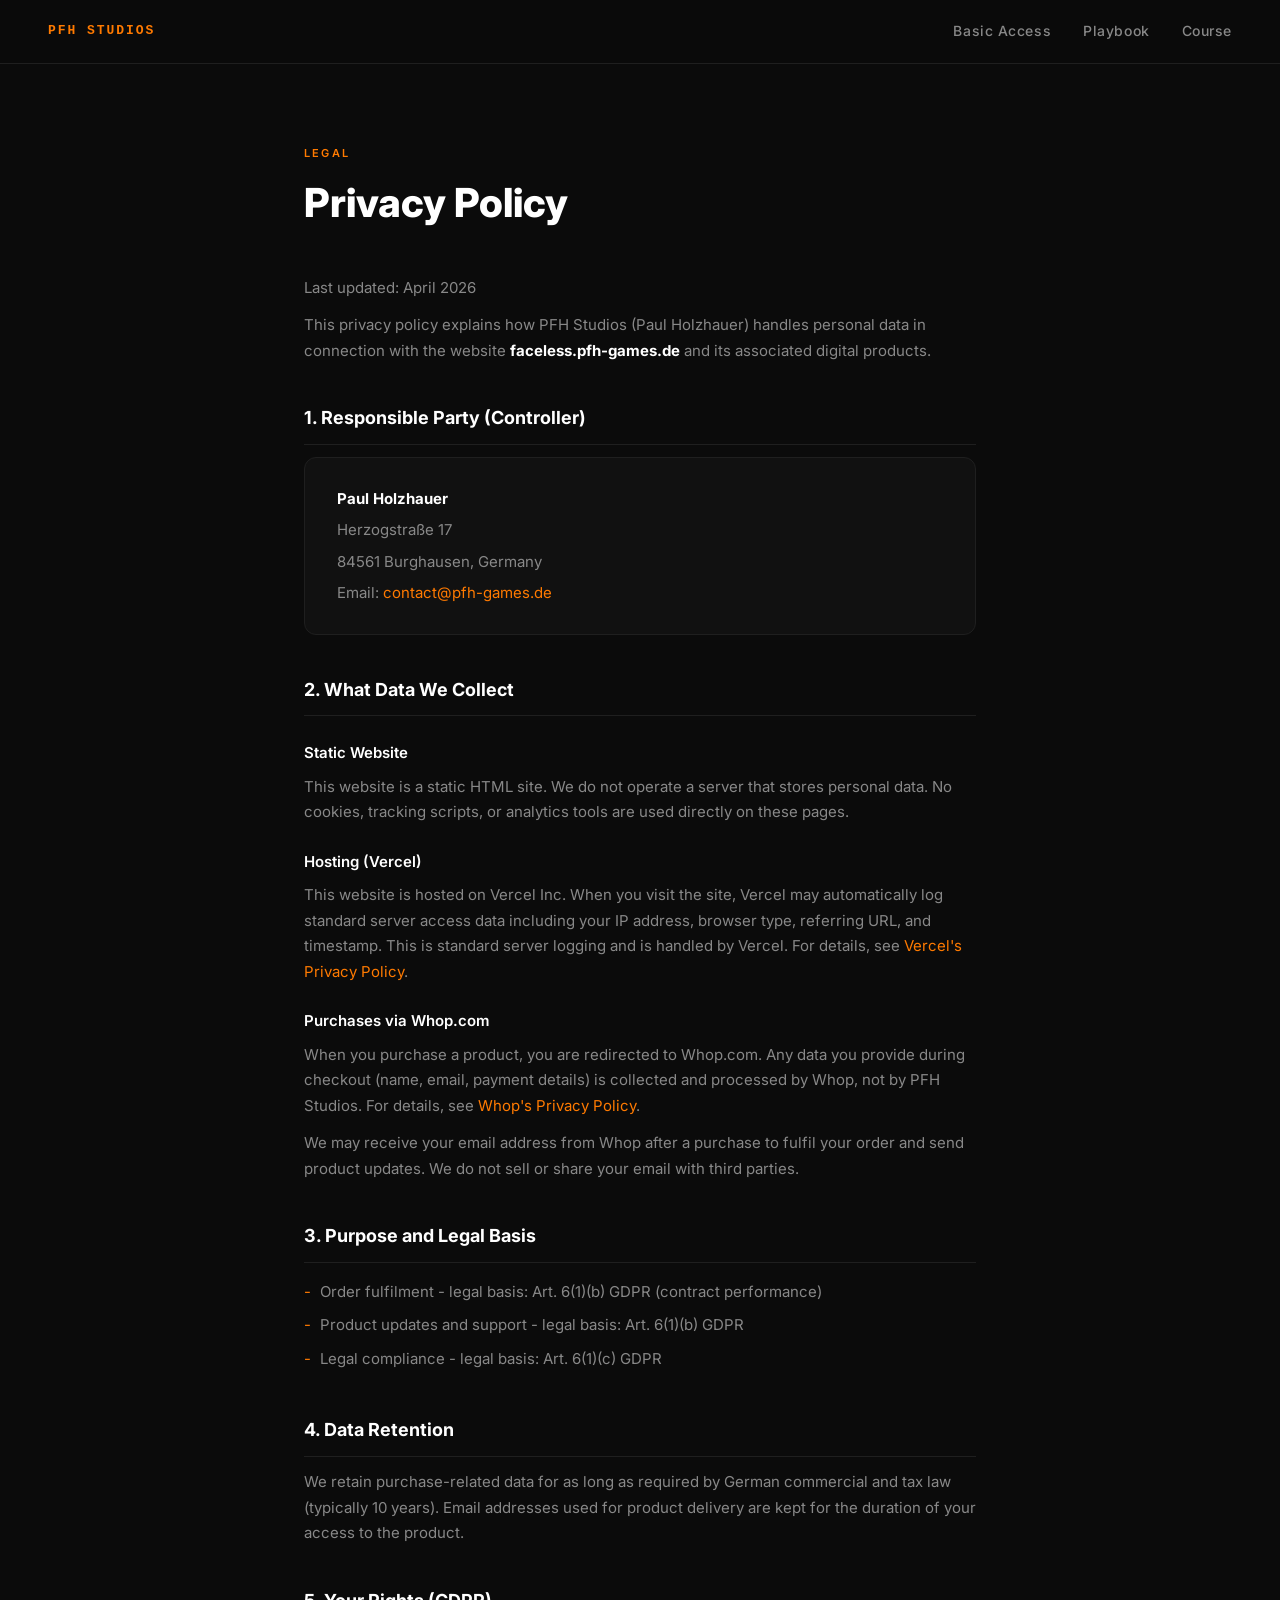
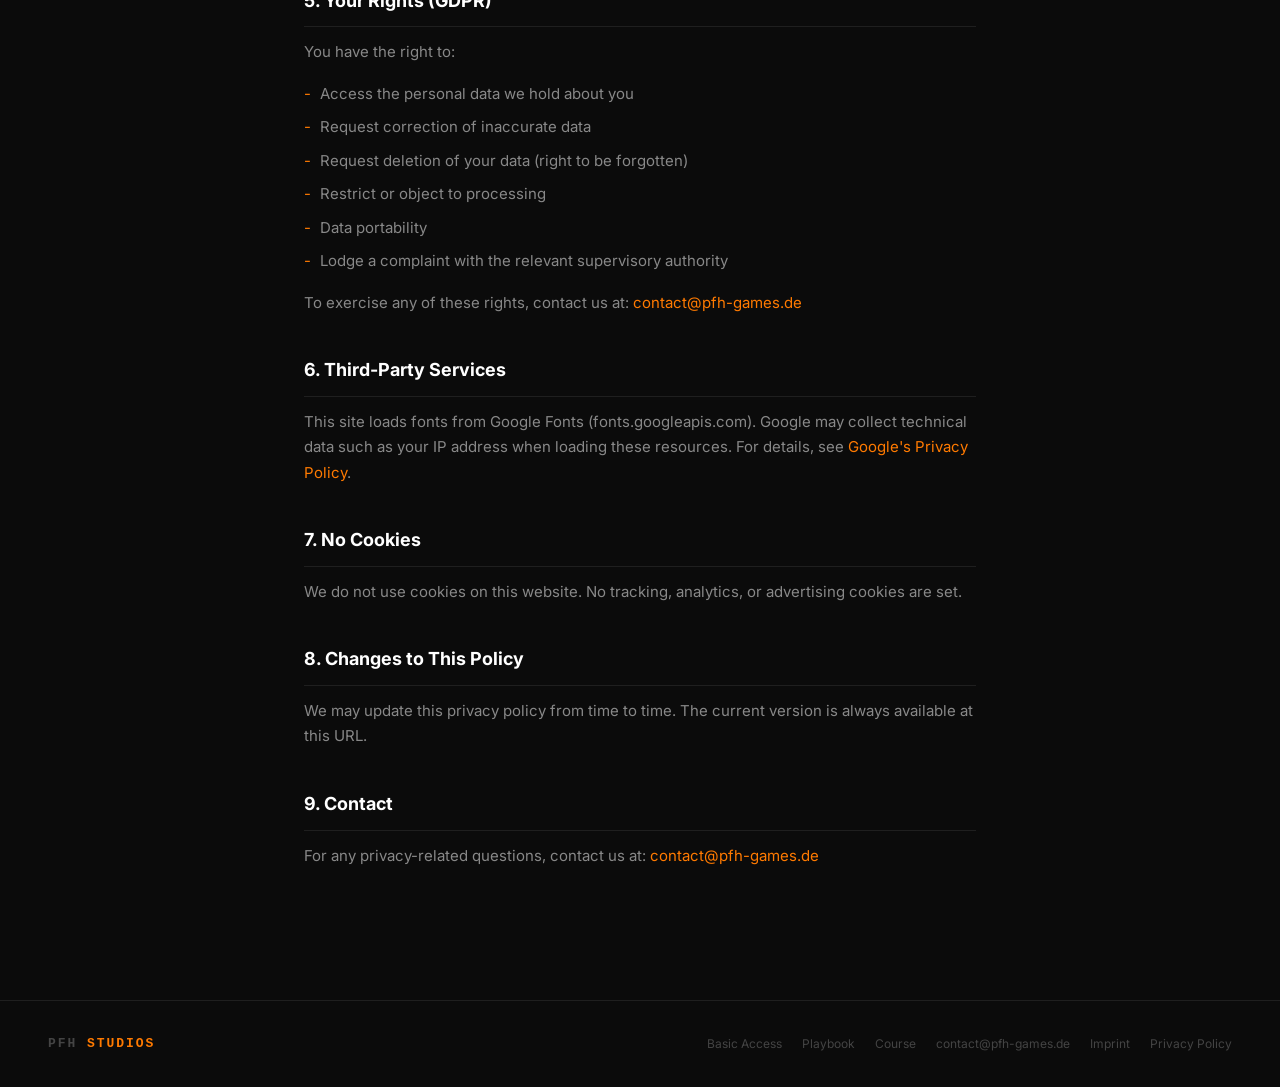
<file: Website-Product/datenschutz.html>
<!DOCTYPE html>
<html lang="en">
<head>
  <meta charset="UTF-8" />
  <meta name="viewport" content="width=device-width, initial-scale=1.0" />
  <title>Privacy Policy - PFH Studios</title>
  <link rel="preconnect" href="https://fonts.googleapis.com" />
  <link rel="preconnect" href="https://fonts.gstatic.com" crossorigin />
  <link href="https://fonts.googleapis.com/css2?family=Inter:wght@400;500;600;700&display=swap" rel="stylesheet" />
  <link rel="stylesheet" href="shared/nav.css" />
  <style>
    *, *::before, *::after { box-sizing: border-box; margin: 0; padding: 0; }

    :root {
      --bg: #0B0B0B;
      --card: #111111;
      --border: #1F1F1F;
      --accent: #FF7A00;
      --text: #FFFFFF;
      --muted: #888888;
      --subtle: #444444;
    }

    html { scroll-behavior: smooth; }

    body {
      font-family: 'Inter', sans-serif;
      background: var(--bg);
      color: var(--text);
      line-height: 1.7;
      -webkit-font-smoothing: antialiased;
      padding-top: 64px;
    }

    .page-content {
      max-width: 720px;
      margin: 0 auto;
      padding: 80px 24px 120px;
    }

    .page-label {
      font-size: 11px;
      font-weight: 600;
      letter-spacing: 0.2em;
      text-transform: uppercase;
      color: var(--accent);
      margin-bottom: 16px;
    }

    h1 {
      font-size: 40px;
      font-weight: 800;
      color: var(--text);
      margin-bottom: 48px;
      line-height: 1.2;
    }

    h2 {
      font-size: 18px;
      font-weight: 700;
      color: var(--text);
      margin: 40px 0 12px;
      padding-bottom: 10px;
      border-bottom: 1px solid var(--border);
    }

    h3 {
      font-size: 15px;
      font-weight: 600;
      color: var(--text);
      margin: 24px 0 8px;
    }

    p {
      font-size: 15px;
      color: var(--muted);
      margin-bottom: 12px;
    }

    ul {
      list-style: none;
      padding: 0;
      margin-bottom: 12px;
    }

    ul li {
      font-size: 15px;
      color: var(--muted);
      padding: 4px 0 4px 16px;
      position: relative;
    }

    ul li::before {
      content: '-';
      position: absolute;
      left: 0;
      color: var(--accent);
    }

    a {
      color: var(--accent);
      text-decoration: none;
    }

    a:hover { text-decoration: underline; }

    .info-block {
      background: var(--card);
      border: 1px solid var(--border);
      border-radius: 12px;
      padding: 28px 32px;
      margin-bottom: 32px;
    }

    .info-block p { margin-bottom: 6px; }
    .info-block p:last-child { margin-bottom: 0; }

    .site-footer {
      border-top: 1px solid var(--border);
      padding: 32px 48px;
      display: flex;
      justify-content: space-between;
      align-items: center;
      flex-wrap: wrap;
      gap: 12px;
    }

    .footer-brand {
      font-family: 'Courier New', monospace;
      font-size: 13px;
      font-weight: 800;
      letter-spacing: 0.15em;
      text-transform: uppercase;
      color: var(--subtle);
    }

    .footer-brand span { color: var(--accent); }

    .footer-nav { display: flex; gap: 20px; flex-wrap: wrap; }
    .footer-nav a { font-size: 12px; color: var(--subtle); text-decoration: none; transition: color 0.2s; }
    .footer-nav a:hover { color: var(--accent); }

    @media (max-width: 700px) {
      h1 { font-size: 28px; }
      .site-footer { flex-direction: column; text-align: center; padding: 24px; }
      .footer-nav { justify-content: center; }
    }
  </style>
</head>
<body>

  <!-- NAV -->
  <nav id="site-nav">
    <a href="index.html" class="nav-logo">PFH STUDIOS</a>
    <div class="nav-links">
      <a href="free.html" class="nav-link" id="nav-free">Basic Access</a>
      <a href="index.html" class="nav-link" id="nav-playbook">Playbook</a>
      <a href="courses.html" class="nav-link" id="nav-course">Course</a>
    </div>
    <button class="nav-hamburger" id="nav-hamburger" aria-label="Open menu" aria-expanded="false">
      <span></span><span></span><span></span>
    </button>
  </nav>
  <div class="nav-drawer" id="nav-drawer">
    <a href="free.html" class="nav-link" id="drawer-free">Basic Access</a>
    <a href="index.html" class="nav-link" id="drawer-playbook">Playbook</a>
    <a href="courses.html" class="nav-link" id="drawer-course">Course</a>
  </div>

  <div class="page-content">
    <p class="page-label">Legal</p>
    <h1>Privacy Policy</h1>

    <p>Last updated: April 2026</p>

    <p>This privacy policy explains how PFH Studios (Paul Holzhauer) handles personal data in connection with the website <strong style="color: var(--text);">faceless.pfh-games.de</strong> and its associated digital products.</p>

    <h2>1. Responsible Party (Controller)</h2>
    <div class="info-block">
      <p><strong style="color: var(--text);">Paul Holzhauer</strong></p>
      <p>Herzogstraße 17</p>
      <p>84561 Burghausen, Germany</p>
      <p>Email: <a href="mailto:contact@pfh-games.de">contact@pfh-games.de</a></p>
    </div>

    <h2>2. What Data We Collect</h2>

    <h3>Static Website</h3>
    <p>This website is a static HTML site. We do not operate a server that stores personal data. No cookies, tracking scripts, or analytics tools are used directly on these pages.</p>

    <h3>Hosting (Vercel)</h3>
    <p>This website is hosted on Vercel Inc. When you visit the site, Vercel may automatically log standard server access data including your IP address, browser type, referring URL, and timestamp. This is standard server logging and is handled by Vercel. For details, see <a href="https://vercel.com/legal/privacy-policy" target="_blank" rel="noopener">Vercel's Privacy Policy</a>.</p>

    <h3>Purchases via Whop.com</h3>
    <p>When you purchase a product, you are redirected to Whop.com. Any data you provide during checkout (name, email, payment details) is collected and processed by Whop, not by PFH Studios. For details, see <a href="https://whop.com/privacy" target="_blank" rel="noopener">Whop's Privacy Policy</a>.</p>
    <p>We may receive your email address from Whop after a purchase to fulfil your order and send product updates. We do not sell or share your email with third parties.</p>

    <h2>3. Purpose and Legal Basis</h2>
    <ul>
      <li>Order fulfilment - legal basis: Art. 6(1)(b) GDPR (contract performance)</li>
      <li>Product updates and support - legal basis: Art. 6(1)(b) GDPR</li>
      <li>Legal compliance - legal basis: Art. 6(1)(c) GDPR</li>
    </ul>

    <h2>4. Data Retention</h2>
    <p>We retain purchase-related data for as long as required by German commercial and tax law (typically 10 years). Email addresses used for product delivery are kept for the duration of your access to the product.</p>

    <h2>5. Your Rights (GDPR)</h2>
    <p>You have the right to:</p>
    <ul>
      <li>Access the personal data we hold about you</li>
      <li>Request correction of inaccurate data</li>
      <li>Request deletion of your data (right to be forgotten)</li>
      <li>Restrict or object to processing</li>
      <li>Data portability</li>
      <li>Lodge a complaint with the relevant supervisory authority</li>
    </ul>
    <p>To exercise any of these rights, contact us at: <a href="mailto:contact@pfh-games.de">contact@pfh-games.de</a></p>

    <h2>6. Third-Party Services</h2>
    <p>This site loads fonts from Google Fonts (fonts.googleapis.com). Google may collect technical data such as your IP address when loading these resources. For details, see <a href="https://policies.google.com/privacy" target="_blank" rel="noopener">Google's Privacy Policy</a>.</p>

    <h2>7. No Cookies</h2>
    <p>We do not use cookies on this website. No tracking, analytics, or advertising cookies are set.</p>

    <h2>8. Changes to This Policy</h2>
    <p>We may update this privacy policy from time to time. The current version is always available at this URL.</p>

    <h2>9. Contact</h2>
    <p>For any privacy-related questions, contact us at: <a href="mailto:contact@pfh-games.de">contact@pfh-games.de</a></p>
  </div>

  <!-- FOOTER -->
  <footer class="site-footer">
    <div class="footer-brand">PFH <span>Studios</span></div>
    <nav class="footer-nav">
      <a href="free.html">Basic Access</a>
      <a href="index.html">Playbook</a>
      <a href="courses.html">Course</a>
      <a href="mailto:contact@pfh-games.de">contact@pfh-games.de</a>
      <a href="impressum.html">Imprint</a>
      <a href="datenschutz.html">Privacy Policy</a>
    </nav>
  </footer>

  <script src="shared/nav.js"></script>
</body>
</html>
</file>
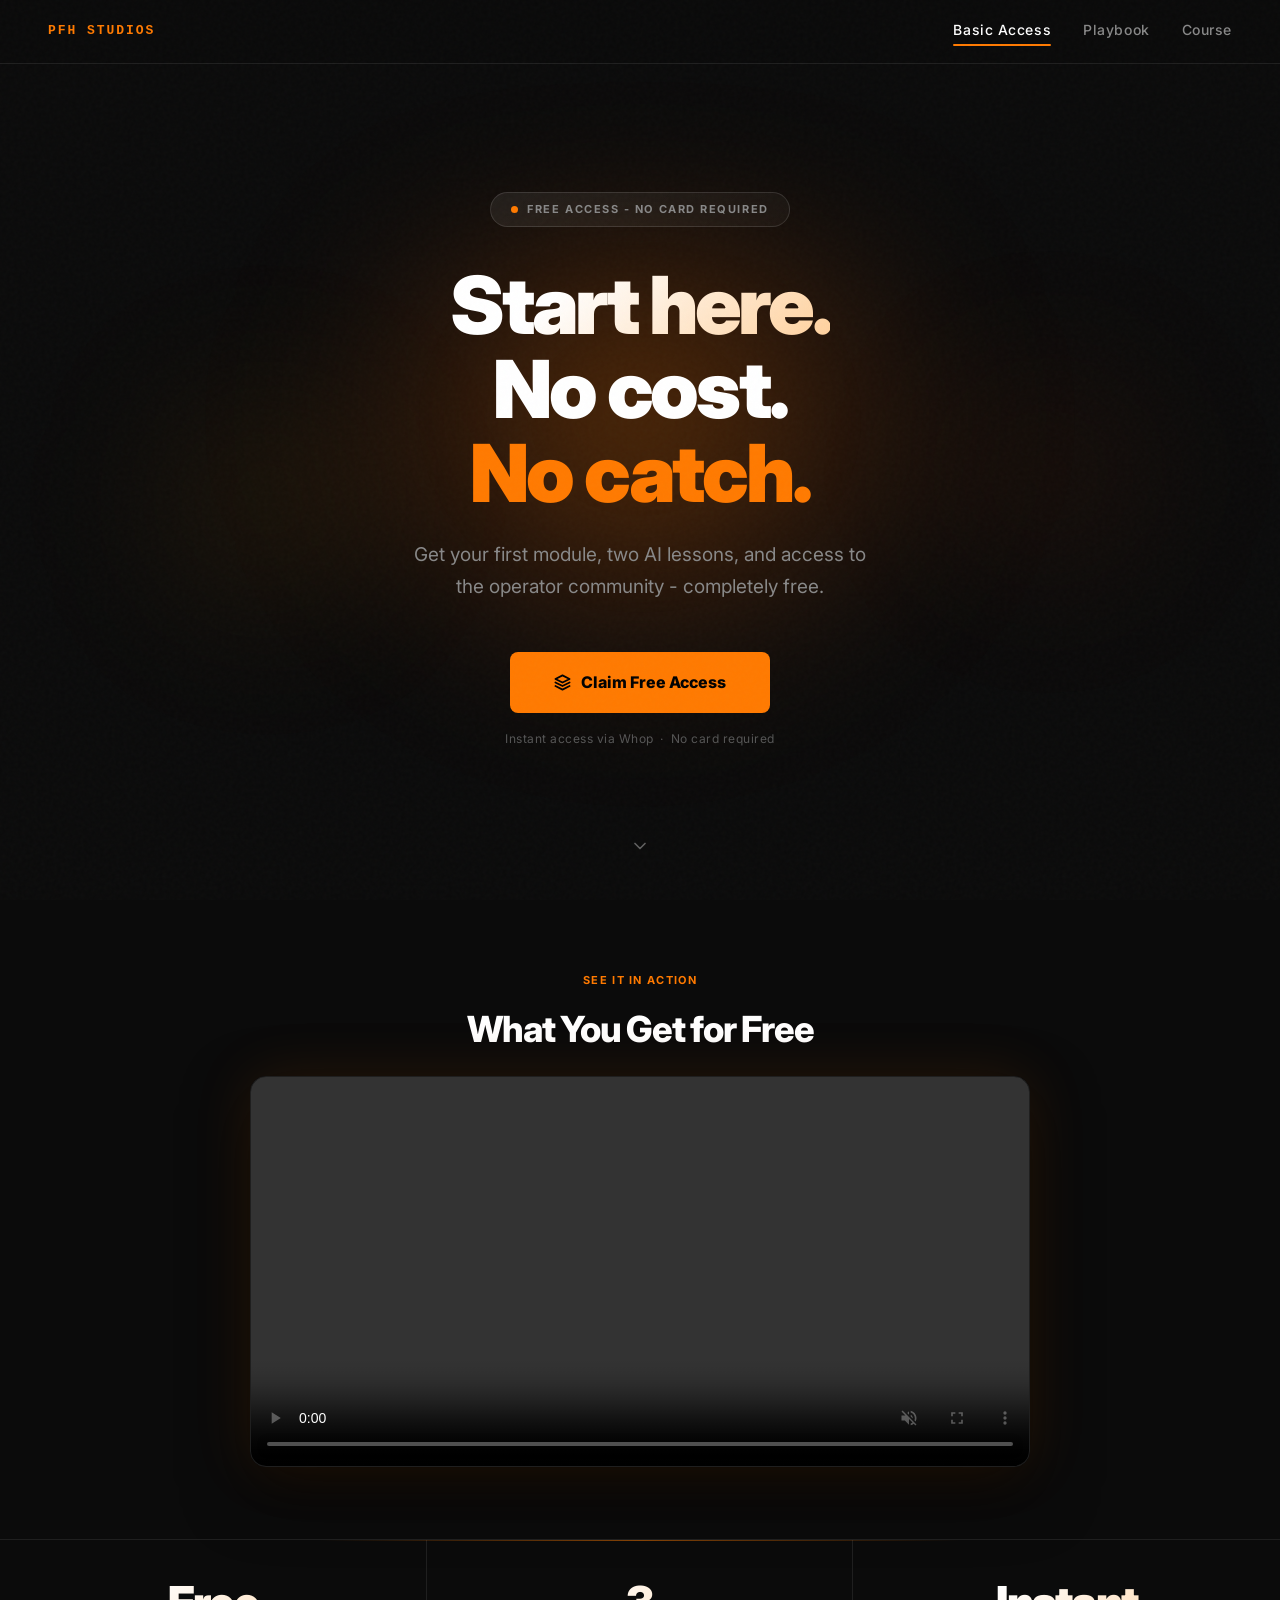
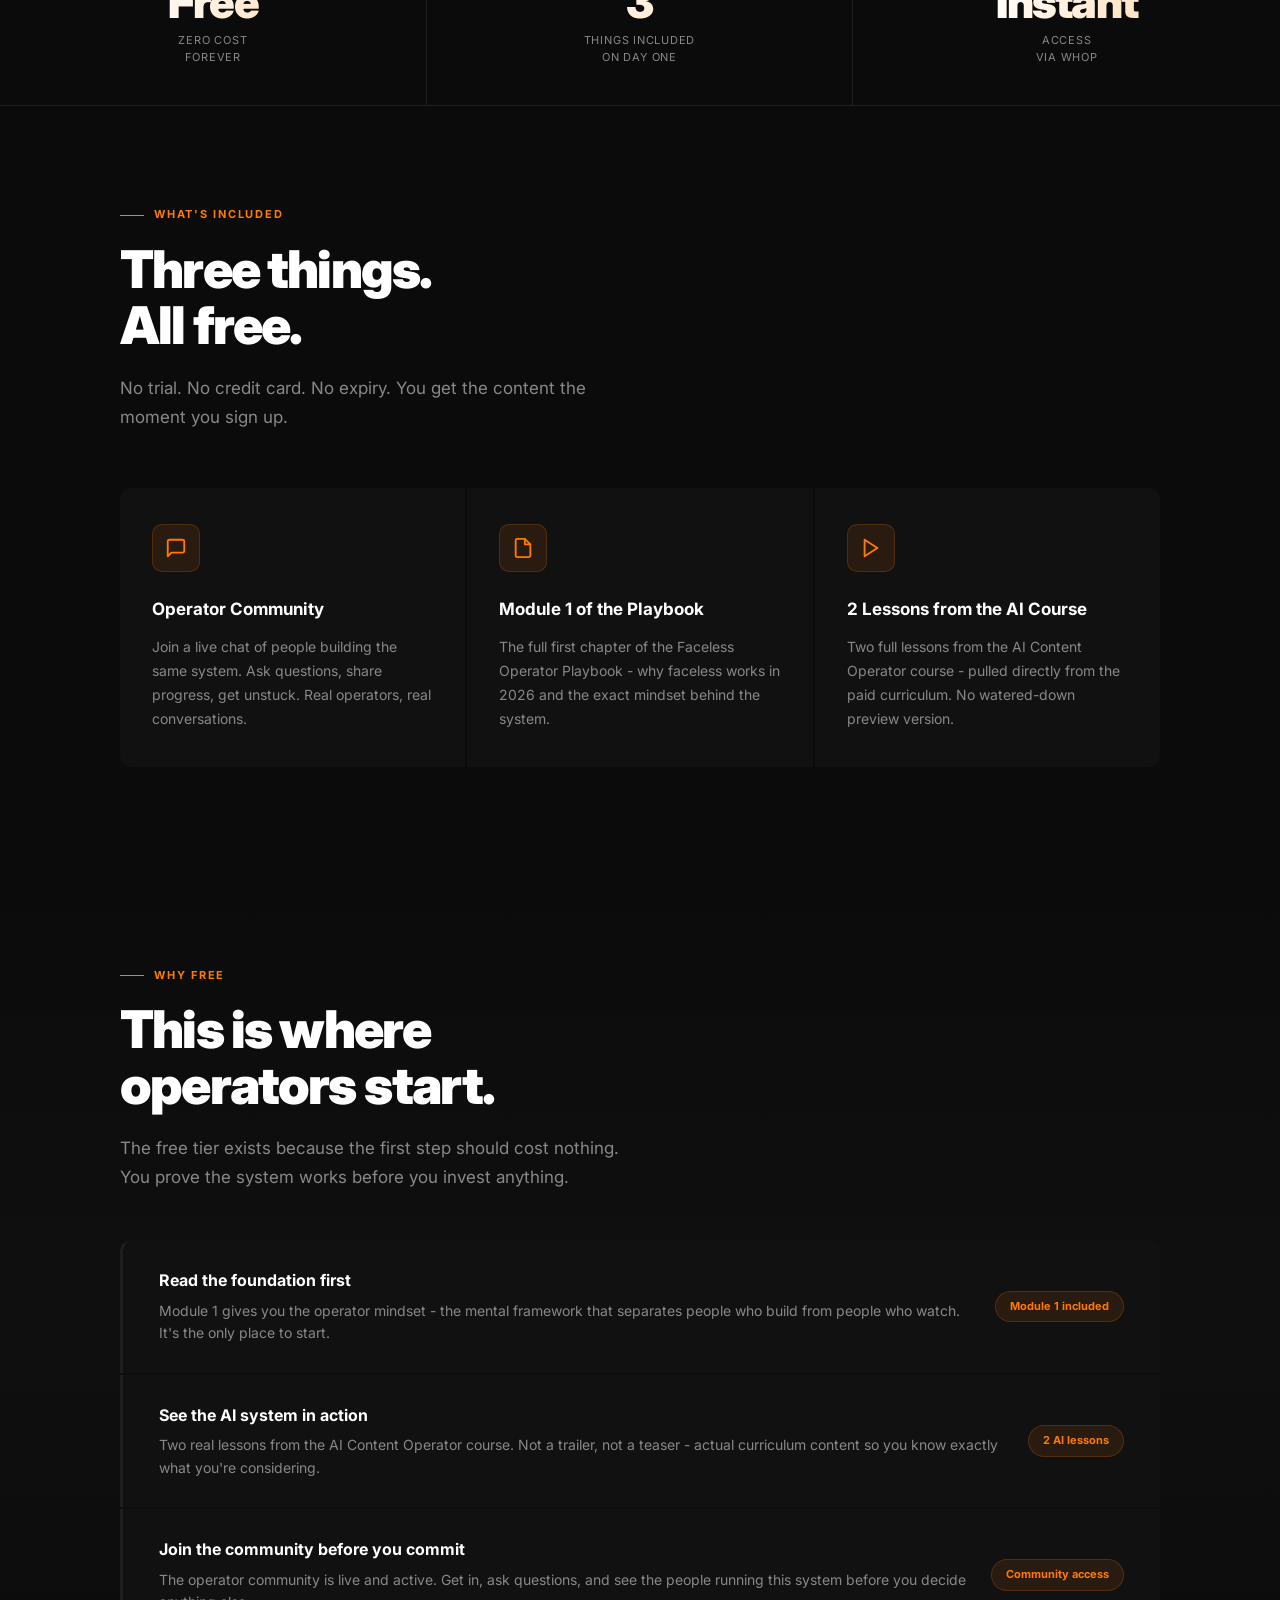
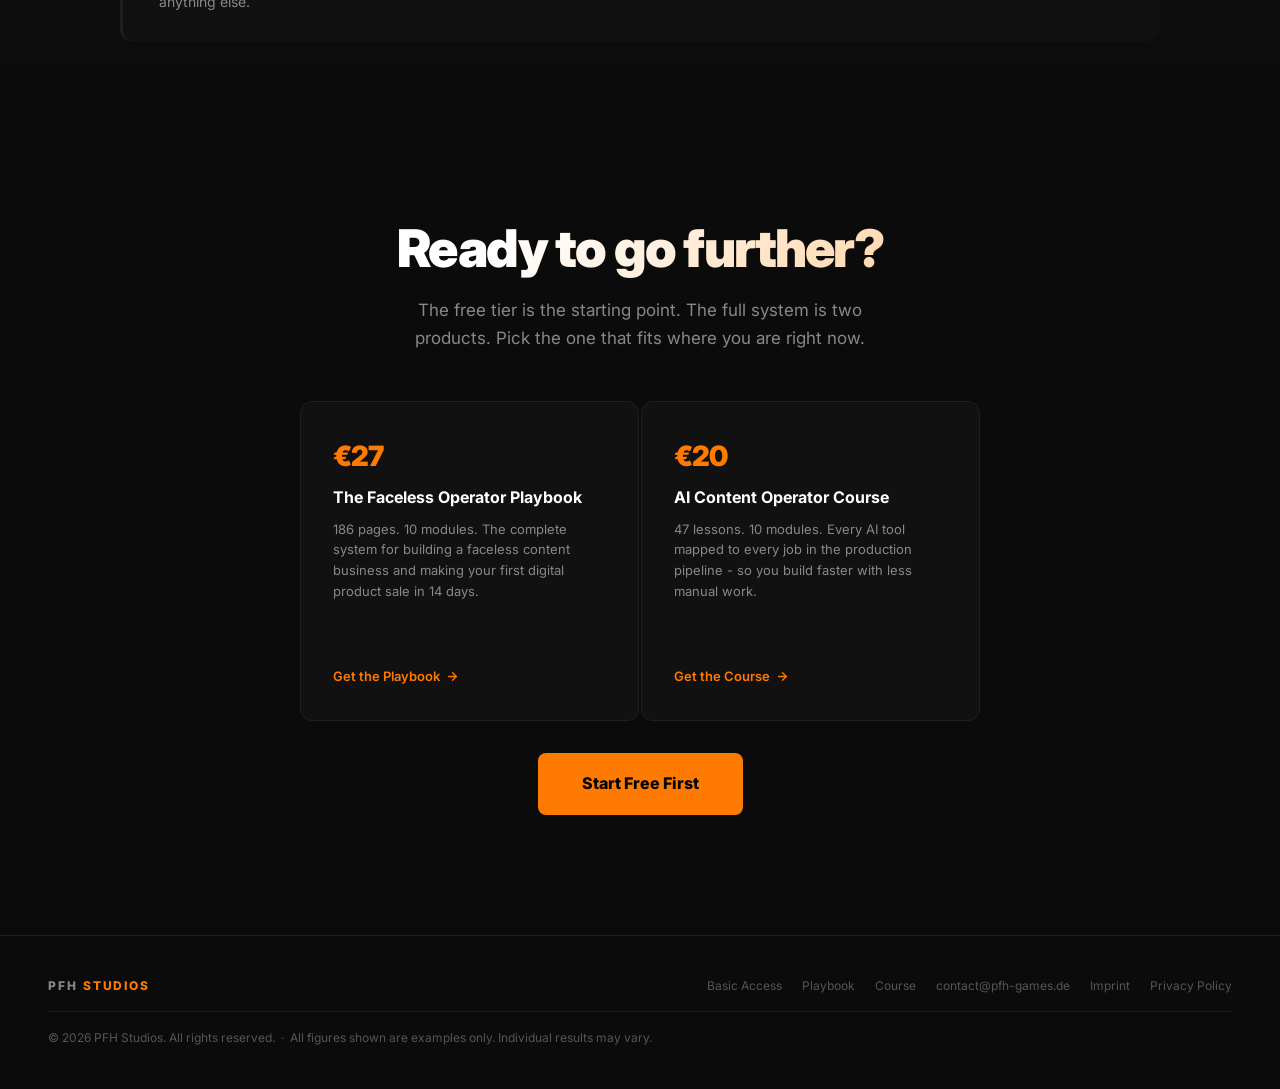
<file: Website-Product/free.html>
<!DOCTYPE html>
<html lang="en">
<head>
  <meta charset="UTF-8" />
  <meta name="viewport" content="width=device-width, initial-scale=1.0" />
  <title>Basic Access - Free | PFH Studios</title>
  <meta name="description" content="Get your first module, two AI lessons, and access to the operator community - free. No cost. No catch." />
  <link rel="preconnect" href="https://fonts.googleapis.com" />
  <link rel="preconnect" href="https://fonts.gstatic.com" crossorigin />
  <link href="https://fonts.googleapis.com/css2?family=Inter:wght@300;400;500;600;700;800;900&display=swap" rel="stylesheet" />
  <link rel="stylesheet" href="shared/nav.css" />
  <style>
    *, *::before, *::after { box-sizing: border-box; margin: 0; padding: 0; }

    :root {
      --bg: #0B0B0B;
      --card: #111111;
      --border: #1F1F1F;
      --border-hover: rgba(255, 122, 0, 0.35);
      --accent: #FF7A00;
      --accent-hover: #E06900;
      --accent-dim: rgba(255, 122, 0, 0.10);
      --accent-glow: rgba(255, 122, 0, 0.30);
      --accent-glow-strong: rgba(255, 122, 0, 0.50);
      --accent-light: #FFCF99;
      --text: #FFFFFF;
      --muted: #888888;
      --subtle: #555555;
      --transition: all 0.3s ease;
    }

    html { scroll-behavior: smooth; }

    body {
      font-family: 'Inter', sans-serif;
      background: var(--bg);
      color: var(--text);
      line-height: 1.6;
      -webkit-font-smoothing: antialiased;
      overflow-x: hidden;
    }

    body::before {
      content: '';
      position: fixed;
      inset: 0;
      background-image: url("data:image/svg+xml,%3Csvg viewBox='0 0 256 256' xmlns='http://www.w3.org/2000/svg'%3E%3Cfilter id='noise'%3E%3CfeTurbulence type='fractalNoise' baseFrequency='0.9' numOctaves='4' stitchTiles='stitch'/%3E%3C/filter%3E%3Crect width='100%25' height='100%25' filter='url(%23noise)' opacity='1'/%3E%3C/svg%3E");
      opacity: 0.025;
      pointer-events: none;
      z-index: 9999;
    }

    /* ── KEYFRAMES ── */
    @keyframes nebula-breathe {
      0%, 100% { transform: scale(1); opacity: 0.6; }
      50% { transform: scale(1.1); opacity: 0.9; }
    }
    @keyframes nebula-drift {
      0%, 100% { transform: translateY(0) scale(1); }
      50% { transform: translateY(-24px) scale(1.05); }
    }
    @keyframes fade-in-down {
      from { opacity: 0; transform: translateY(-14px); }
      to { opacity: 1; transform: translateY(0); }
    }
    @keyframes fade-in-up {
      from { opacity: 0; transform: translateY(22px); }
      to { opacity: 1; transform: translateY(0); }
    }
    @keyframes pulse-dot {
      0%, 100% { box-shadow: 0 0 0 0 rgba(255, 122, 0, 0.5); }
      50% { box-shadow: 0 0 0 6px rgba(255, 122, 0, 0); }
    }
    @keyframes scroll-bounce {
      0%, 100% { transform: translateY(0); }
      50% { transform: translateY(8px); }
    }
    @keyframes border-glow {
      0%, 100% { opacity: 0.5; }
      50% { opacity: 1; }
    }

    /* ── HERO ── */
    .hero {
      min-height: 100vh;
      display: flex;
      flex-direction: column;
      justify-content: center;
      align-items: center;
      text-align: center;
      padding: 140px 24px 100px;
      position: relative;
      overflow: hidden;
    }

    .hero-nebula {
      position: absolute;
      width: 700px; height: 500px;
      left: 50%; top: 52%;
      transform: translate(-50%, -50%);
      background: radial-gradient(ellipse at 50% 40%, rgba(255,122,0,0.35) 0%, rgba(255,100,0,0.16) 30%, transparent 70%);
      filter: blur(72px);
      animation: nebula-breathe 7s ease-in-out infinite;
      pointer-events: none;
    }
    .hero-nebula-left {
      position: absolute;
      width: 280px; height: 280px;
      left: 10%; top: 40%;
      background: radial-gradient(circle, rgba(255,140,0,0.14) 0%, transparent 70%);
      filter: blur(80px);
      animation: nebula-drift 10s ease-in-out infinite;
      pointer-events: none;
    }
    .hero-nebula-right {
      position: absolute;
      width: 260px; height: 260px;
      right: 8%; top: 38%;
      background: radial-gradient(circle, rgba(255,80,0,0.12) 0%, transparent 70%);
      filter: blur(80px);
      animation: nebula-drift 12s ease-in-out infinite alternate-reverse;
      pointer-events: none;
    }

    .hero-content { position: relative; z-index: 2; }

    .hero-badge {
      display: inline-flex;
      align-items: center;
      gap: 9px;
      background: linear-gradient(135deg, rgba(255,255,255,0.07), rgba(255,255,255,0.03));
      border: 1px solid rgba(255,255,255,0.12);
      padding: 8px 20px;
      border-radius: 100px;
      font-size: 11px;
      font-weight: 700;
      letter-spacing: 0.14em;
      text-transform: uppercase;
      color: var(--muted);
      margin-bottom: 36px;
      animation: fade-in-down 0.8s ease both;
    }
    .badge-dot {
      width: 7px; height: 7px;
      background: var(--accent);
      border-radius: 50%;
      animation: pulse-dot 2s infinite;
    }

    h1 {
      font-size: clamp(42px, 7vw, 80px);
      font-weight: 900;
      line-height: 1.05;
      letter-spacing: -0.04em;
      max-width: 780px;
      margin-bottom: 24px;
      animation: fade-in-up 0.9s ease 0.1s both;
    }
    .gradient-text {
      background: linear-gradient(135deg, #fff 30%, var(--accent-light) 100%);
      -webkit-background-clip: text;
      -webkit-text-fill-color: transparent;
      background-clip: text;
    }
    .accent-text { color: var(--accent); }

    .hero-sub {
      font-size: clamp(16px, 2.2vw, 19px);
      color: var(--muted);
      max-width: 480px;
      line-height: 1.7;
      margin: 0 auto 48px;
      animation: fade-in-up 0.9s ease 0.25s both;
    }

    .hero-actions {
      display: flex;
      flex-direction: column;
      align-items: center;
      gap: 16px;
      animation: fade-in-up 0.9s ease 0.4s both;
    }

    .btn-primary {
      display: inline-flex;
      align-items: center;
      gap: 10px;
      background: var(--accent);
      color: #000;
      font-size: 16px;
      font-weight: 800;
      padding: 18px 44px;
      border-radius: 8px;
      text-decoration: none;
      transition: background 150ms ease, transform 150ms ease, box-shadow 150ms ease;
    }
    .btn-primary:hover {
      background: var(--accent-hover);
      transform: translateY(-2px);
      box-shadow: 0 12px 40px rgba(255, 122, 0, 0.4);
    }

    .hero-note {
      font-size: 12px;
      color: var(--subtle);
      letter-spacing: 0.04em;
    }

    .hero-scroll {
      position: absolute;
      bottom: 36px;
      left: 50%;
      transform: translateX(-50%);
      opacity: 0.35;
      animation: scroll-bounce 2s ease-in-out infinite;
      z-index: 2;
    }

    /* ── VIDEO ── */
    .video-section {
      padding: 72px 24px;
      display: flex;
      flex-direction: column;
      align-items: center;
      gap: 20px;
    }
    .video-eyebrow {
      font-size: 11px;
      font-weight: 700;
      letter-spacing: 0.12em;
      text-transform: uppercase;
      color: var(--accent);
    }
    .video-section h2 {
      font-size: clamp(22px, 4vw, 36px);
      font-weight: 800;
      text-align: center;
      color: #fff;
      margin: 0;
    }
    .video-wrapper {
      width: 100%;
      max-width: 780px;
      border-radius: 16px;
      overflow: hidden;
      border: 1px solid var(--border);
      box-shadow: 0 0 60px rgba(255, 122, 0, 0.12), 0 24px 64px rgba(0, 0, 0, 0.6);
      margin-top: 8px;
    }
    .video-wrapper video { width: 100%; display: block; }

    /* ── TRUST STRIP ── */
    .trust-strip {
      border-top: 1px solid var(--border);
      border-bottom: 1px solid var(--border);
      display: grid;
      grid-template-columns: repeat(3, 1fr);
      position: relative;
    }
    .trust-strip::before {
      content: '';
      position: absolute;
      top: 0; left: 50%;
      transform: translateX(-50%);
      width: 50%; height: 1px;
      background: linear-gradient(90deg, transparent, var(--accent-glow-strong), transparent);
      animation: border-glow 3s ease-in-out infinite;
    }
    .trust-item {
      text-align: center;
      padding: 40px 24px;
      border-right: 1px solid var(--border);
    }
    .trust-item:last-child { border-right: none; }
    .trust-number {
      font-size: clamp(28px, 4vw, 44px);
      font-weight: 900;
      letter-spacing: -0.04em;
      line-height: 1;
      margin-bottom: 8px;
      background: linear-gradient(135deg, #fff 30%, var(--accent-light) 100%);
      -webkit-background-clip: text;
      -webkit-text-fill-color: transparent;
      background-clip: text;
      display: block;
    }
    .trust-label {
      font-size: 11px;
      color: var(--muted);
      letter-spacing: 0.07em;
      text-transform: uppercase;
      line-height: 1.5;
    }

    /* ── SECTIONS ── */
    section { padding: 100px 24px; }
    .container { max-width: 1040px; margin: 0 auto; }

    .section-eyebrow {
      font-size: 11px;
      font-weight: 700;
      letter-spacing: 0.16em;
      text-transform: uppercase;
      color: var(--accent);
      margin-bottom: 18px;
      display: flex;
      align-items: center;
      gap: 10px;
    }
    .section-eyebrow::before {
      content: '';
      display: block;
      width: 24px; height: 1px;
      background: var(--accent);
    }

    h2 {
      font-size: clamp(30px, 5vw, 52px);
      font-weight: 900;
      letter-spacing: -0.035em;
      line-height: 1.08;
      margin-bottom: 20px;
    }

    .section-sub {
      font-size: 17px;
      color: var(--muted);
      max-width: 520px;
      line-height: 1.7;
    }

    /* ── REVEAL ── */
    .reveal {
      opacity: 0;
      transform: translateY(28px);
      transition: opacity 0.65s ease, transform 0.65s ease;
    }
    .reveal.visible { opacity: 1; transform: translateY(0); }
    .reveal-delay-1 { transition-delay: 0.1s; }
    .reveal-delay-2 { transition-delay: 0.2s; }

    /* ── WHAT YOU GET CARDS ── */
    .cards-grid {
      display: grid;
      grid-template-columns: repeat(3, 1fr);
      gap: 2px;
      margin-top: 56px;
    }

    .card {
      background: var(--card);
      padding: 36px 32px;
      position: relative;
      overflow: hidden;
      transition: background 0.2s;
    }
    .card:first-child { border-radius: 12px 0 0 12px; }
    .card:last-child { border-radius: 0 12px 12px 0; }
    .card:hover { background: #181818; }

    .card-glow {
      position: absolute;
      width: 140px; height: 140px;
      bottom: -50px; right: -50px;
      background: radial-gradient(circle, var(--accent-glow) 0%, transparent 70%);
      filter: blur(20px);
      opacity: 0;
      transition: opacity 0.4s;
      pointer-events: none;
    }
    .card:hover .card-glow { opacity: 1; }

    .card-icon {
      width: 48px; height: 48px;
      display: flex;
      align-items: center;
      justify-content: center;
      background: var(--accent-dim);
      border: 1px solid rgba(255, 122, 0, 0.2);
      border-radius: 10px;
      margin-bottom: 24px;
    }

    .card h3 {
      font-size: 17px;
      font-weight: 700;
      margin-bottom: 12px;
    }
    .card p {
      font-size: 14px;
      color: var(--muted);
      line-height: 1.7;
    }

    /* ── WHY FREE SECTION ── */
    .why-section { background: linear-gradient(180deg, var(--bg) 0%, rgba(22,22,22,0.4) 50%, var(--bg) 100%); }

    .why-list {
      display: flex;
      flex-direction: column;
      gap: 2px;
      margin-top: 48px;
    }

    .why-item {
      background: var(--card);
      padding: 28px 36px;
      border-left: 3px solid var(--border);
      display: grid;
      grid-template-columns: 1fr auto;
      align-items: center;
      gap: 24px;
      transition: border-color 0.2s, background 0.2s;
    }
    .why-item:first-child { border-radius: 12px 12px 0 0; }
    .why-item:last-child { border-radius: 0 0 12px 12px; }
    .why-item:hover { border-left-color: var(--accent); background: #181818; }

    .why-text h4 { font-size: 16px; font-weight: 700; margin-bottom: 6px; }
    .why-text p { font-size: 14px; color: var(--muted); line-height: 1.6; }

    .why-tag {
      font-size: 11px;
      font-weight: 700;
      color: var(--accent);
      background: var(--accent-dim);
      border: 1px solid rgba(255,122,0,0.2);
      padding: 6px 14px;
      border-radius: 100px;
      white-space: nowrap;
      flex-shrink: 0;
    }

    /* ── UPGRADE ── */
    .upgrade-section { text-align: center; padding: 80px 24px 120px; }

    .upgrade-inner {
      max-width: 680px;
      margin: 0 auto;
    }

    .upgrade-inner h2 {
      font-size: clamp(30px, 5vw, 52px);
      margin-bottom: 18px;
      background: linear-gradient(135deg, #fff 30%, var(--accent-light) 100%);
      -webkit-background-clip: text;
      -webkit-text-fill-color: transparent;
      background-clip: text;
    }

    .upgrade-inner p {
      font-size: 17px;
      color: var(--muted);
      line-height: 1.7;
      max-width: 500px;
      margin: 0 auto 48px;
    }

    .upgrade-cards {
      display: grid;
      grid-template-columns: 1fr 1fr;
      gap: 2px;
      text-align: left;
      margin-bottom: 32px;
    }

    .upgrade-card {
      background: var(--card);
      border: 1px solid var(--border);
      border-radius: 12px;
      padding: 32px;
      text-decoration: none;
      color: inherit;
      transition: border-color 0.2s, background 0.2s;
      display: block;
    }
    .upgrade-card:hover { border-color: var(--border-hover); background: #181818; }

    .upgrade-card-price {
      font-size: 28px;
      font-weight: 900;
      color: var(--accent);
      letter-spacing: -0.03em;
      margin-bottom: 6px;
    }
    .upgrade-card h3 { font-size: 16px; font-weight: 700; margin-bottom: 8px; }
    .upgrade-card p { font-size: 13px; color: var(--muted); line-height: 1.6; }
    .upgrade-card-arrow {
      display: inline-flex;
      align-items: center;
      gap: 6px;
      font-size: 13px;
      font-weight: 600;
      color: var(--accent);
      margin-top: 16px;
    }

    /* ── FOOTER ── */
    .site-footer {
      border-top: 1px solid var(--border);
      padding: 40px 48px;
      display: flex;
      flex-wrap: wrap;
      justify-content: space-between;
      align-items: center;
      gap: 16px;
    }
    .footer-brand {
      font-size: 12px;
      font-weight: 800;
      letter-spacing: 0.16em;
      text-transform: uppercase;
      color: var(--muted);
    }
    .footer-brand span { color: var(--accent); }
    .footer-nav { display: flex; gap: 20px; flex-wrap: wrap; }
    .footer-nav a {
      font-size: 12px;
      color: var(--subtle);
      text-decoration: none;
      transition: color 0.2s;
    }
    .footer-nav a:hover { color: var(--accent); }
    .footer-copy {
      font-size: 12px;
      color: var(--subtle);
      width: 100%;
      padding-top: 16px;
      border-top: 1px solid var(--border);
      line-height: 1.7;
    }

    @media (max-width: 900px) {
      .cards-grid { grid-template-columns: 1fr; }
      .card:first-child { border-radius: 12px 12px 0 0; }
      .card:last-child { border-radius: 0 0 12px 12px; }
      .upgrade-cards { grid-template-columns: 1fr; }
      .why-item { grid-template-columns: 1fr; }
      .why-tag { align-self: flex-start; }
    }
    @media (max-width: 600px) {
      .trust-strip { grid-template-columns: 1fr; }
      .trust-item { border-right: none; border-bottom: 1px solid var(--border); }
      .trust-item:last-child { border-bottom: none; }
      .site-footer { flex-direction: column; text-align: center; padding: 32px 24px; }
      .footer-nav { justify-content: center; }
    }
  </style>
</head>
<body>

  <!-- NAV -->
  <nav id="site-nav">
    <a href="index.html" class="nav-logo">PFH STUDIOS</a>
    <div class="nav-links">
      <a href="free.html" class="nav-link active" id="nav-free">Basic Access</a>
      <a href="index.html" class="nav-link" id="nav-playbook">Playbook</a>
      <a href="courses.html" class="nav-link" id="nav-course">Course</a>
    </div>
    <button class="nav-hamburger" id="nav-hamburger" aria-label="Menu" aria-expanded="false">
      <span></span><span></span><span></span>
    </button>
  </nav>
  <div class="nav-drawer" id="nav-drawer">
    <a href="free.html" class="nav-link active">Basic Access</a>
    <a href="index.html" class="nav-link">Playbook</a>
    <a href="courses.html" class="nav-link">Course</a>
  </div>

  <!-- HERO -->
  <section class="hero">
    <div class="hero-nebula"></div>
    <div class="hero-nebula-left"></div>
    <div class="hero-nebula-right"></div>

    <div class="hero-content">
      <div class="hero-badge">
        <div class="badge-dot"></div>
        Free Access - No Card Required
      </div>

      <h1>
        <span class="gradient-text">Start here.</span><br />
        No cost.<br /><span class="accent-text">No catch.</span>
      </h1>

      <p class="hero-sub">
        Get your first module, two AI lessons, and access to the operator community - completely free.
      </p>

      <div class="hero-actions">
        <a href="[WHOP_FREE_URL]" class="btn-primary" target="_blank" rel="noopener">
          <svg width="17" height="17" viewBox="0 0 24 24" fill="none" stroke="currentColor" stroke-width="2.5" stroke-linecap="round" stroke-linejoin="round"><path d="M12 2L2 7l10 5 10-5-10-5z"/><path d="M2 17l10 5 10-5"/><path d="M2 12l10 5 10-5"/></svg>
          Claim Free Access
        </a>
        <p class="hero-note">Instant access via Whop &nbsp;·&nbsp; No card required</p>
      </div>
    </div>

    <div class="hero-scroll">
      <svg width="20" height="20" viewBox="0 0 24 24" fill="none" stroke="white" stroke-width="2" stroke-linecap="round" stroke-linejoin="round"><polyline points="6 9 12 15 18 9"/></svg>
    </div>
  </section>

  <!-- VIDEO SECTION -->
  <div class="video-section reveal">
    <div class="video-eyebrow">See It In Action</div>
    <h2>What You Get for Free</h2>
    <div class="video-wrapper">
      <video autoplay muted loop playsinline controls>
        <source src="free-demo.mp4" type="video/mp4">
      </video>
    </div>
  </div>

  <!-- TRUST STRIP -->
  <div class="trust-strip">
    <div class="trust-item">
      <span class="trust-number">Free</span>
      <div class="trust-label">Zero cost<br />forever</div>
    </div>
    <div class="trust-item">
      <span class="trust-number">3</span>
      <div class="trust-label">Things included<br />on day one</div>
    </div>
    <div class="trust-item">
      <span class="trust-number">Instant</span>
      <div class="trust-label">Access<br />via Whop</div>
    </div>
  </div>

  <!-- WHAT YOU GET -->
  <section>
    <div class="container">
      <div class="reveal">
        <div class="section-eyebrow">What's Included</div>
        <h2>Three things.<br />All free.</h2>
        <p class="section-sub">No trial. No credit card. No expiry. You get the content the moment you sign up.</p>
      </div>

      <div class="cards-grid reveal reveal-delay-1">
        <div class="card">
          <div class="card-glow"></div>
          <div class="card-icon">
            <svg width="22" height="22" viewBox="0 0 24 24" fill="none" stroke="#FF7A00" stroke-width="2" stroke-linecap="round" stroke-linejoin="round"><path d="M21 15a2 2 0 0 1-2 2H7l-4 4V5a2 2 0 0 1 2-2h14a2 2 0 0 1 2 2z"/></svg>
          </div>
          <h3>Operator Community</h3>
          <p>Join a live chat of people building the same system. Ask questions, share progress, get unstuck. Real operators, real conversations.</p>
        </div>

        <div class="card">
          <div class="card-glow"></div>
          <div class="card-icon">
            <svg width="22" height="22" viewBox="0 0 24 24" fill="none" stroke="#FF7A00" stroke-width="2" stroke-linecap="round" stroke-linejoin="round"><path d="M14 2H6a2 2 0 0 0-2 2v16a2 2 0 0 0 2 2h12a2 2 0 0 0 2-2V8z"/><polyline points="14 2 14 8 20 8"/></svg>
          </div>
          <h3>Module 1 of the Playbook</h3>
          <p>The full first chapter of the Faceless Operator Playbook - why faceless works in 2026 and the exact mindset behind the system.</p>
        </div>

        <div class="card">
          <div class="card-glow"></div>
          <div class="card-icon">
            <svg width="22" height="22" viewBox="0 0 24 24" fill="none" stroke="#FF7A00" stroke-width="2" stroke-linecap="round" stroke-linejoin="round"><polygon points="5 3 19 12 5 21 5 3"/></svg>
          </div>
          <h3>2 Lessons from the AI Course</h3>
          <p>Two full lessons from the AI Content Operator course - pulled directly from the paid curriculum. No watered-down preview version.</p>
        </div>
      </div>
    </div>
  </section>

  <!-- WHY FREE -->
  <section class="why-section">
    <div class="container">
      <div class="reveal">
        <div class="section-eyebrow">Why Free</div>
        <h2>This is where<br />operators start.</h2>
        <p class="section-sub">The free tier exists because the first step should cost nothing. You prove the system works before you invest anything.</p>
      </div>

      <div class="why-list reveal reveal-delay-1">
        <div class="why-item">
          <div class="why-text">
            <h4>Read the foundation first</h4>
            <p>Module 1 gives you the operator mindset - the mental framework that separates people who build from people who watch. It's the only place to start.</p>
          </div>
          <div class="why-tag">Module 1 included</div>
        </div>
        <div class="why-item">
          <div class="why-text">
            <h4>See the AI system in action</h4>
            <p>Two real lessons from the AI Content Operator course. Not a trailer, not a teaser - actual curriculum content so you know exactly what you're considering.</p>
          </div>
          <div class="why-tag">2 AI lessons</div>
        </div>
        <div class="why-item">
          <div class="why-text">
            <h4>Join the community before you commit</h4>
            <p>The operator community is live and active. Get in, ask questions, and see the people running this system before you decide anything else.</p>
          </div>
          <div class="why-tag">Community access</div>
        </div>
      </div>
    </div>
  </section>

  <!-- UPGRADE -->
  <div class="upgrade-section">
    <div class="upgrade-inner reveal">
      <h2>Ready to go further?</h2>
      <p>The free tier is the starting point. The full system is two products. Pick the one that fits where you are right now.</p>

      <div class="upgrade-cards">
        <a href="index.html" class="upgrade-card">
          <div class="upgrade-card-price">€27</div>
          <h3>The Faceless Operator Playbook</h3>
          <p>186 pages. 10 modules. The complete system for building a faceless content business and making your first digital product sale in 14 days.</p>
          <div class="upgrade-card-arrow">
            Get the Playbook
            <svg width="13" height="13" viewBox="0 0 24 24" fill="none" stroke="currentColor" stroke-width="2.5" stroke-linecap="round" stroke-linejoin="round"><line x1="5" y1="12" x2="19" y2="12"/><polyline points="12 5 19 12 12 19"/></svg>
          </div>
        </a>
        <a href="courses.html" class="upgrade-card">
          <div class="upgrade-card-price">€20</div>
          <h3>AI Content Operator Course</h3>
          <p>47 lessons. 10 modules. Every AI tool mapped to every job in the production pipeline - so you build faster with less manual work.</p>
          <div class="upgrade-card-arrow">
            Get the Course
            <svg width="13" height="13" viewBox="0 0 24 24" fill="none" stroke="currentColor" stroke-width="2.5" stroke-linecap="round" stroke-linejoin="round"><line x1="5" y1="12" x2="19" y2="12"/><polyline points="12 5 19 12 12 19"/></svg>
          </div>
        </a>
      </div>

      <a href="[WHOP_FREE_URL]" class="btn-primary" target="_blank" rel="noopener">
        Start Free First
      </a>
    </div>
  </div>

  <!-- FOOTER -->
  <footer class="site-footer">
    <div class="footer-brand">PFH <span>Studios</span></div>
    <nav class="footer-nav">
      <a href="free.html">Basic Access</a>
      <a href="index.html">Playbook</a>
      <a href="courses.html">Course</a>
      <a href="mailto:contact@pfh-games.de">contact@pfh-games.de</a>
      <a href="impressum.html">Imprint</a>
      <a href="datenschutz.html">Privacy Policy</a>
    </nav>
    <p class="footer-copy">© 2026 PFH Studios. All rights reserved. &nbsp;·&nbsp; All figures shown are examples only. Individual results may vary.</p>
  </footer>

  <script>
    const revealObserver = new IntersectionObserver((entries) => {
      entries.forEach(entry => {
        if (entry.isIntersecting) entry.target.classList.add('visible');
      });
    }, { threshold: 0.08 });
    document.querySelectorAll('.reveal').forEach(el => revealObserver.observe(el));
  </script>
  <script src="shared/nav.js"></script>
</body>
</html>
</file>
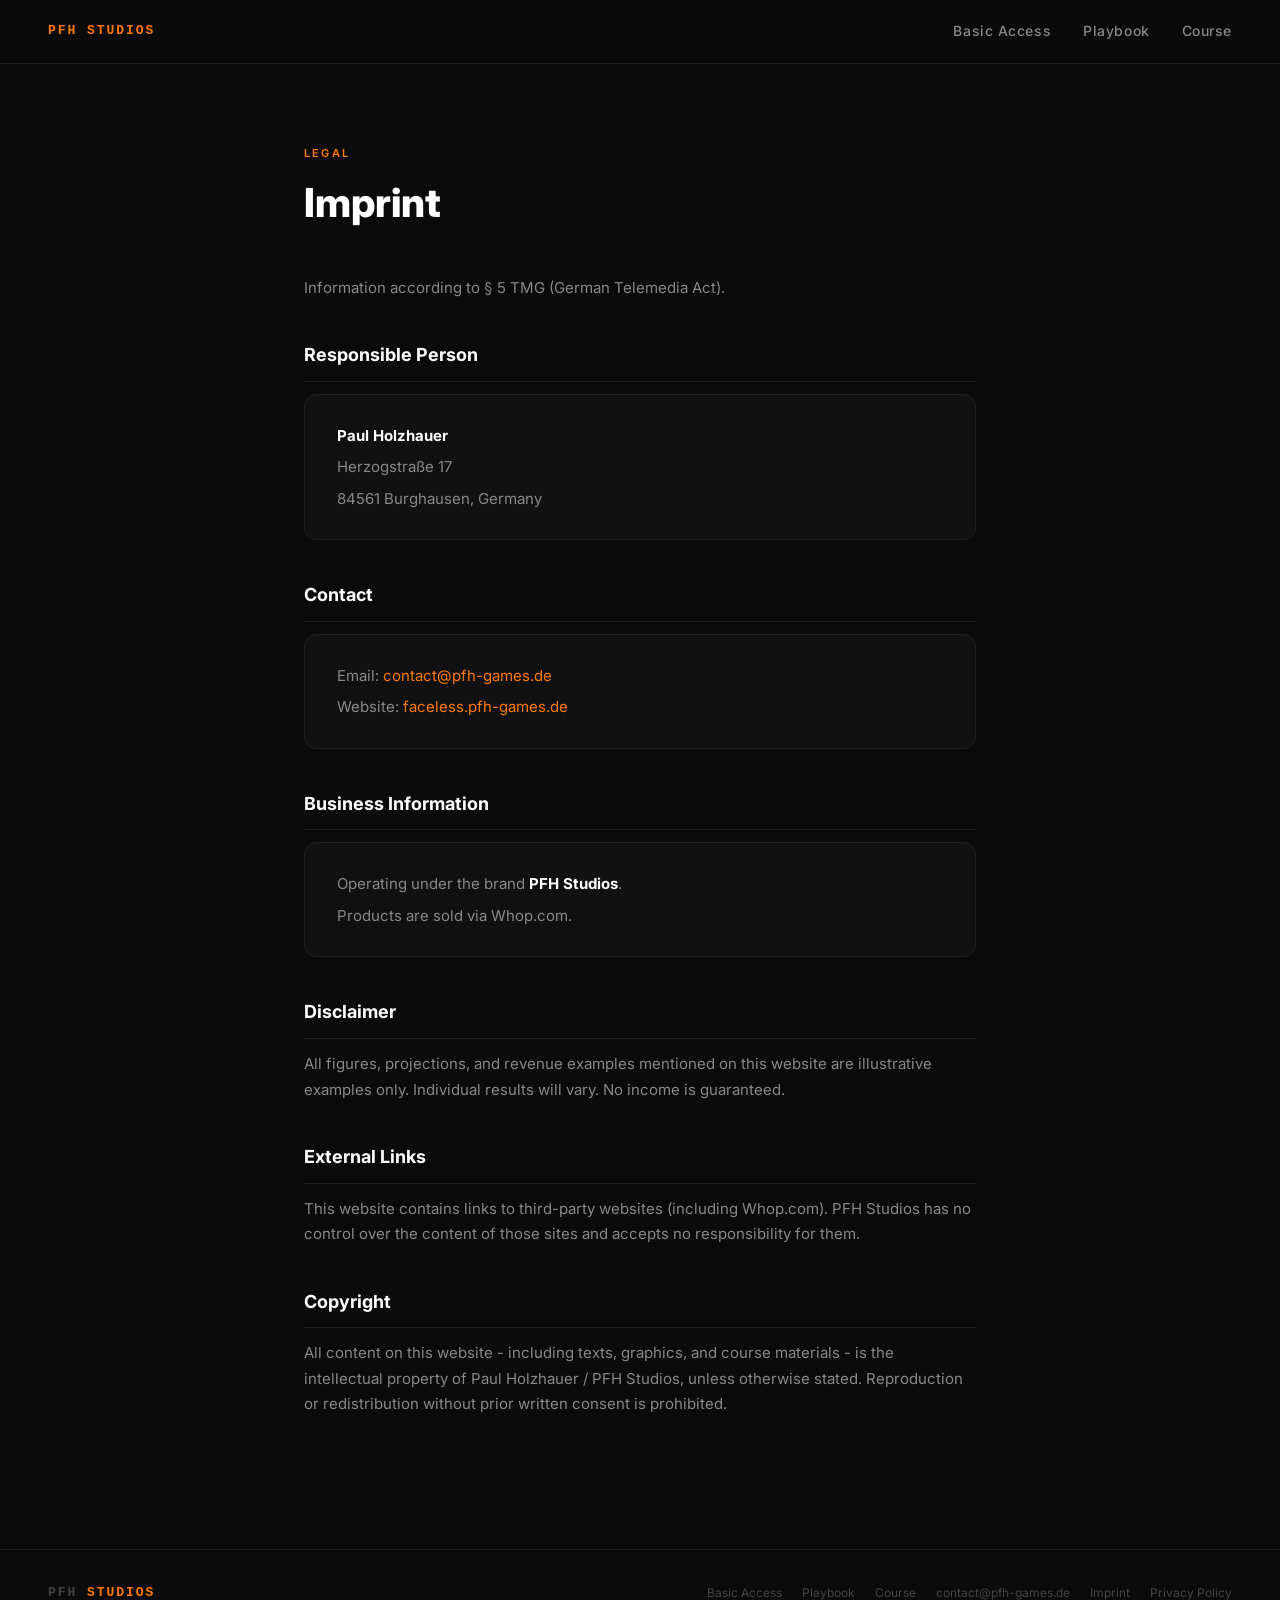
<file: Website-Product/impressum.html>
<!DOCTYPE html>
<html lang="en">
<head>
  <meta charset="UTF-8" />
  <meta name="viewport" content="width=device-width, initial-scale=1.0" />
  <title>Imprint - PFH Studios</title>
  <link rel="preconnect" href="https://fonts.googleapis.com" />
  <link rel="preconnect" href="https://fonts.gstatic.com" crossorigin />
  <link href="https://fonts.googleapis.com/css2?family=Inter:wght@400;500;600;700&display=swap" rel="stylesheet" />
  <link rel="stylesheet" href="shared/nav.css" />
  <style>
    *, *::before, *::after { box-sizing: border-box; margin: 0; padding: 0; }

    :root {
      --bg: #0B0B0B;
      --card: #111111;
      --border: #1F1F1F;
      --accent: #FF7A00;
      --text: #FFFFFF;
      --muted: #888888;
      --subtle: #444444;
    }

    html { scroll-behavior: smooth; }

    body {
      font-family: 'Inter', sans-serif;
      background: var(--bg);
      color: var(--text);
      line-height: 1.7;
      -webkit-font-smoothing: antialiased;
      padding-top: 64px;
    }

    .page-content {
      max-width: 720px;
      margin: 0 auto;
      padding: 80px 24px 120px;
    }

    .page-label {
      font-size: 11px;
      font-weight: 600;
      letter-spacing: 0.2em;
      text-transform: uppercase;
      color: var(--accent);
      margin-bottom: 16px;
    }

    h1 {
      font-size: 40px;
      font-weight: 800;
      color: var(--text);
      margin-bottom: 48px;
      line-height: 1.2;
    }

    h2 {
      font-size: 18px;
      font-weight: 700;
      color: var(--text);
      margin: 40px 0 12px;
      padding-bottom: 10px;
      border-bottom: 1px solid var(--border);
    }

    p {
      font-size: 15px;
      color: var(--muted);
      margin-bottom: 12px;
    }

    a {
      color: var(--accent);
      text-decoration: none;
    }

    a:hover { text-decoration: underline; }

    .info-block {
      background: var(--card);
      border: 1px solid var(--border);
      border-radius: 12px;
      padding: 28px 32px;
      margin-bottom: 32px;
    }

    .info-block p { margin-bottom: 6px; }
    .info-block p:last-child { margin-bottom: 0; }

    .site-footer {
      border-top: 1px solid var(--border);
      padding: 32px 48px;
      display: flex;
      justify-content: space-between;
      align-items: center;
      flex-wrap: wrap;
      gap: 12px;
    }

    .footer-brand {
      font-family: 'Courier New', monospace;
      font-size: 13px;
      font-weight: 800;
      letter-spacing: 0.15em;
      text-transform: uppercase;
      color: var(--subtle);
    }

    .footer-brand span { color: var(--accent); }

    .footer-nav { display: flex; gap: 20px; flex-wrap: wrap; }
    .footer-nav a { font-size: 12px; color: var(--subtle); text-decoration: none; transition: color 0.2s; }
    .footer-nav a:hover { color: var(--accent); }

    @media (max-width: 700px) {
      h1 { font-size: 28px; }
      .site-footer { flex-direction: column; text-align: center; padding: 24px; }
      .footer-nav { justify-content: center; }
    }
  </style>
</head>
<body>

  <!-- NAV -->
  <nav id="site-nav">
    <a href="index.html" class="nav-logo">PFH STUDIOS</a>
    <div class="nav-links">
      <a href="free.html" class="nav-link" id="nav-free">Basic Access</a>
      <a href="index.html" class="nav-link" id="nav-playbook">Playbook</a>
      <a href="courses.html" class="nav-link" id="nav-course">Course</a>
    </div>
    <button class="nav-hamburger" id="nav-hamburger" aria-label="Open menu" aria-expanded="false">
      <span></span><span></span><span></span>
    </button>
  </nav>
  <div class="nav-drawer" id="nav-drawer">
    <a href="free.html" class="nav-link" id="drawer-free">Basic Access</a>
    <a href="index.html" class="nav-link" id="drawer-playbook">Playbook</a>
    <a href="courses.html" class="nav-link" id="drawer-course">Course</a>
  </div>

  <div class="page-content">
    <p class="page-label">Legal</p>
    <h1>Imprint</h1>

    <p>Information according to § 5 TMG (German Telemedia Act).</p>

    <h2>Responsible Person</h2>
    <div class="info-block">
      <p><strong style="color: var(--text);">Paul Holzhauer</strong></p>
      <p>Herzogstraße 17</p>
      <p>84561 Burghausen, Germany</p>
    </div>

    <h2>Contact</h2>
    <div class="info-block">
      <p>Email: <a href="mailto:contact@pfh-games.de">contact@pfh-games.de</a></p>
      <p>Website: <a href="https://faceless.pfh-games.de">faceless.pfh-games.de</a></p>
    </div>

    <h2>Business Information</h2>
    <div class="info-block">
      <p>Operating under the brand <strong style="color: var(--text);">PFH Studios</strong>.</p>
      <p>Products are sold via Whop.com.</p>
    </div>

    <h2>Disclaimer</h2>
    <p>All figures, projections, and revenue examples mentioned on this website are illustrative examples only. Individual results will vary. No income is guaranteed.</p>

    <h2>External Links</h2>
    <p>This website contains links to third-party websites (including Whop.com). PFH Studios has no control over the content of those sites and accepts no responsibility for them.</p>

    <h2>Copyright</h2>
    <p>All content on this website - including texts, graphics, and course materials - is the intellectual property of Paul Holzhauer / PFH Studios, unless otherwise stated. Reproduction or redistribution without prior written consent is prohibited.</p>
  </div>

  <!-- FOOTER -->
  <footer class="site-footer">
    <div class="footer-brand">PFH <span>Studios</span></div>
    <nav class="footer-nav">
      <a href="free.html">Basic Access</a>
      <a href="index.html">Playbook</a>
      <a href="courses.html">Course</a>
      <a href="mailto:contact@pfh-games.de">contact@pfh-games.de</a>
      <a href="impressum.html">Imprint</a>
      <a href="datenschutz.html">Privacy Policy</a>
    </nav>
  </footer>

  <script src="shared/nav.js"></script>
</body>
</html>
</file>
<file: Website-Product/shared/nav.css>
/* ── NAV.CSS — PFH Studios shared navigation ── */

#site-nav {
  position: fixed;
  top: 0;
  left: 0;
  right: 0;
  z-index: 200;
  height: 64px;
  padding: 0 48px;
  display: flex;
  justify-content: space-between;
  align-items: center;
  background: rgba(11, 11, 11, 0.85);
  backdrop-filter: blur(24px);
  -webkit-backdrop-filter: blur(24px);
  border-bottom: 1px solid #1F1F1F;
  transition: padding 0.25s ease;
}

.nav-logo {
  font-family: 'Courier New', 'Geist Mono', monospace;
  font-size: 13px;
  font-weight: 800;
  letter-spacing: 0.15em;
  text-transform: uppercase;
  color: #FF7A00;
  text-decoration: none;
}

.nav-links {
  display: flex;
  align-items: center;
  gap: 32px;
}

.nav-link {
  font-size: 14px;
  font-weight: 500;
  color: #888888;
  text-decoration: none;
  letter-spacing: 0.04em;
  transition: color 150ms ease;
  position: relative;
  padding-bottom: 2px;
}

.nav-link:hover { color: #FFFFFF; }

.nav-link.active {
  color: #FFFFFF;
}

.nav-link.active::after {
  content: '';
  position: absolute;
  bottom: -2px;
  left: 0;
  right: 0;
  height: 2px;
  background: #FF7A00;
  border-radius: 1px;
}

/* ── HAMBURGER ── */
.nav-hamburger {
  display: none;
  flex-direction: column;
  gap: 5px;
  cursor: pointer;
  background: none;
  border: none;
  padding: 4px;
}

.nav-hamburger span {
  display: block;
  width: 22px;
  height: 2px;
  background: #888888;
  border-radius: 2px;
  transition: all 0.25s ease;
}

.nav-hamburger.open span:nth-child(1) {
  transform: translateY(7px) rotate(45deg);
  background: #FFFFFF;
}
.nav-hamburger.open span:nth-child(2) { opacity: 0; }
.nav-hamburger.open span:nth-child(3) {
  transform: translateY(-7px) rotate(-45deg);
  background: #FFFFFF;
}

/* ── MOBILE DRAWER ── */
.nav-drawer {
  display: none;
  position: fixed;
  top: 64px;
  left: 0;
  right: 0;
  background: #0B0B0B;
  border-bottom: 1px solid #1F1F1F;
  padding: 16px 24px 24px;
  flex-direction: column;
  gap: 4px;
  z-index: 199;
}

.nav-drawer.open { display: flex; }

.nav-drawer .nav-link {
  font-size: 16px;
  padding: 12px 0;
  border-bottom: 1px solid #1F1F1F;
}

.nav-drawer .nav-link:last-child { border-bottom: none; }
.nav-drawer .nav-link.active::after { display: none; }
.nav-drawer .nav-link.active { color: #FF7A00; }

@media (max-width: 700px) {
  #site-nav { padding: 0 24px; }
  .nav-links { display: none; }
  .nav-hamburger { display: flex; }
}
</file>
